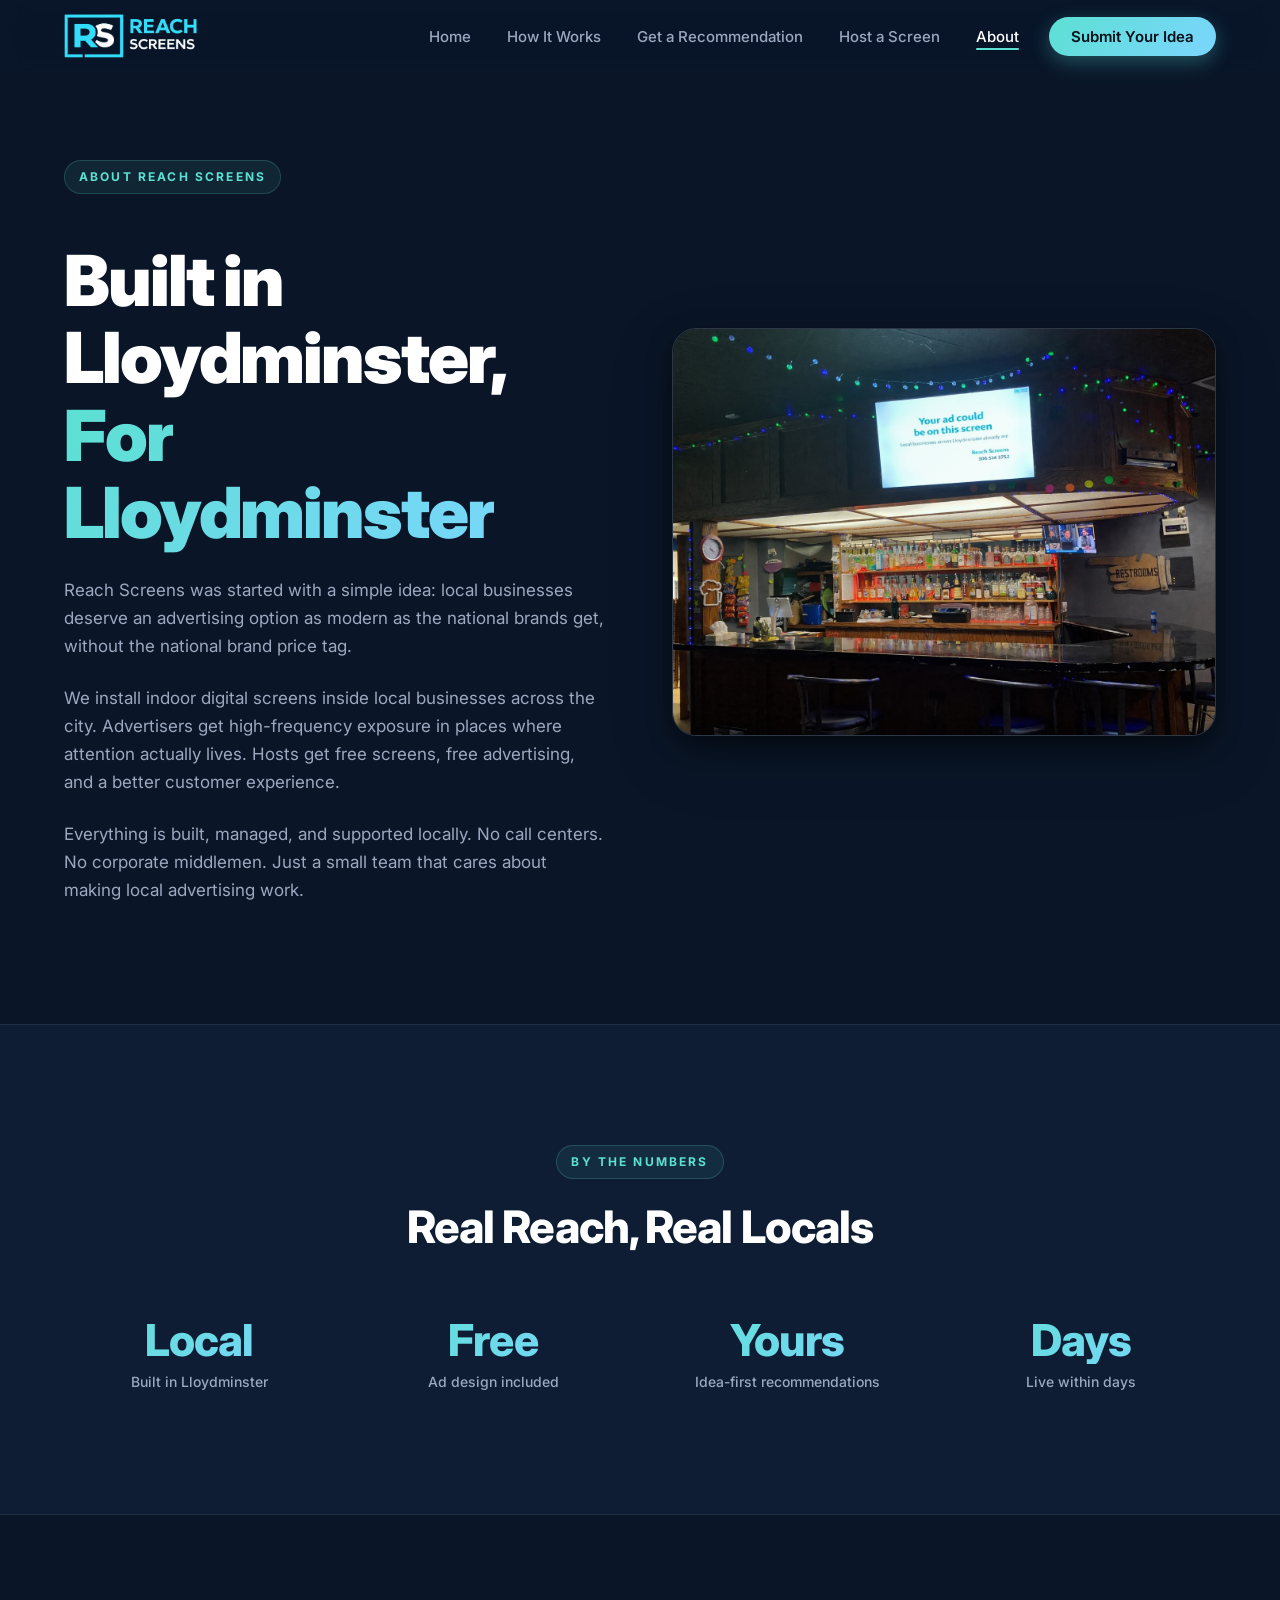
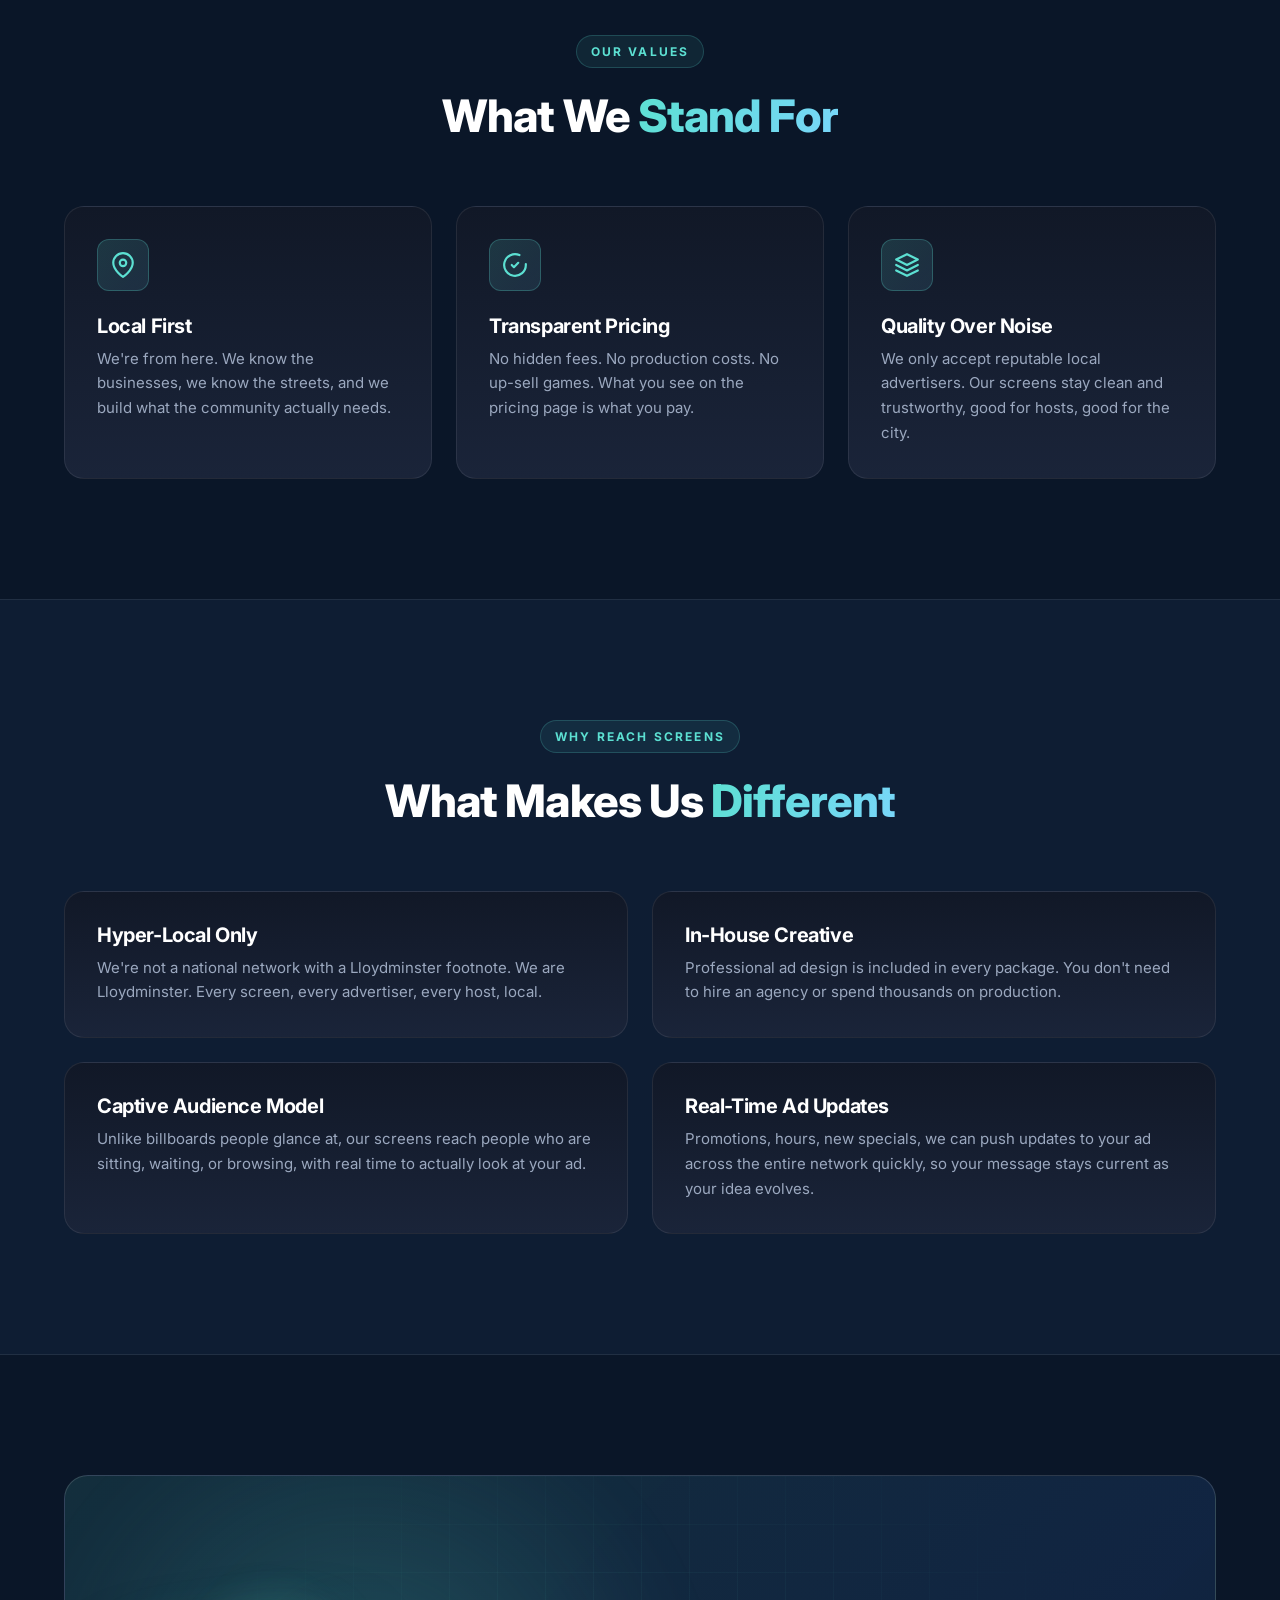
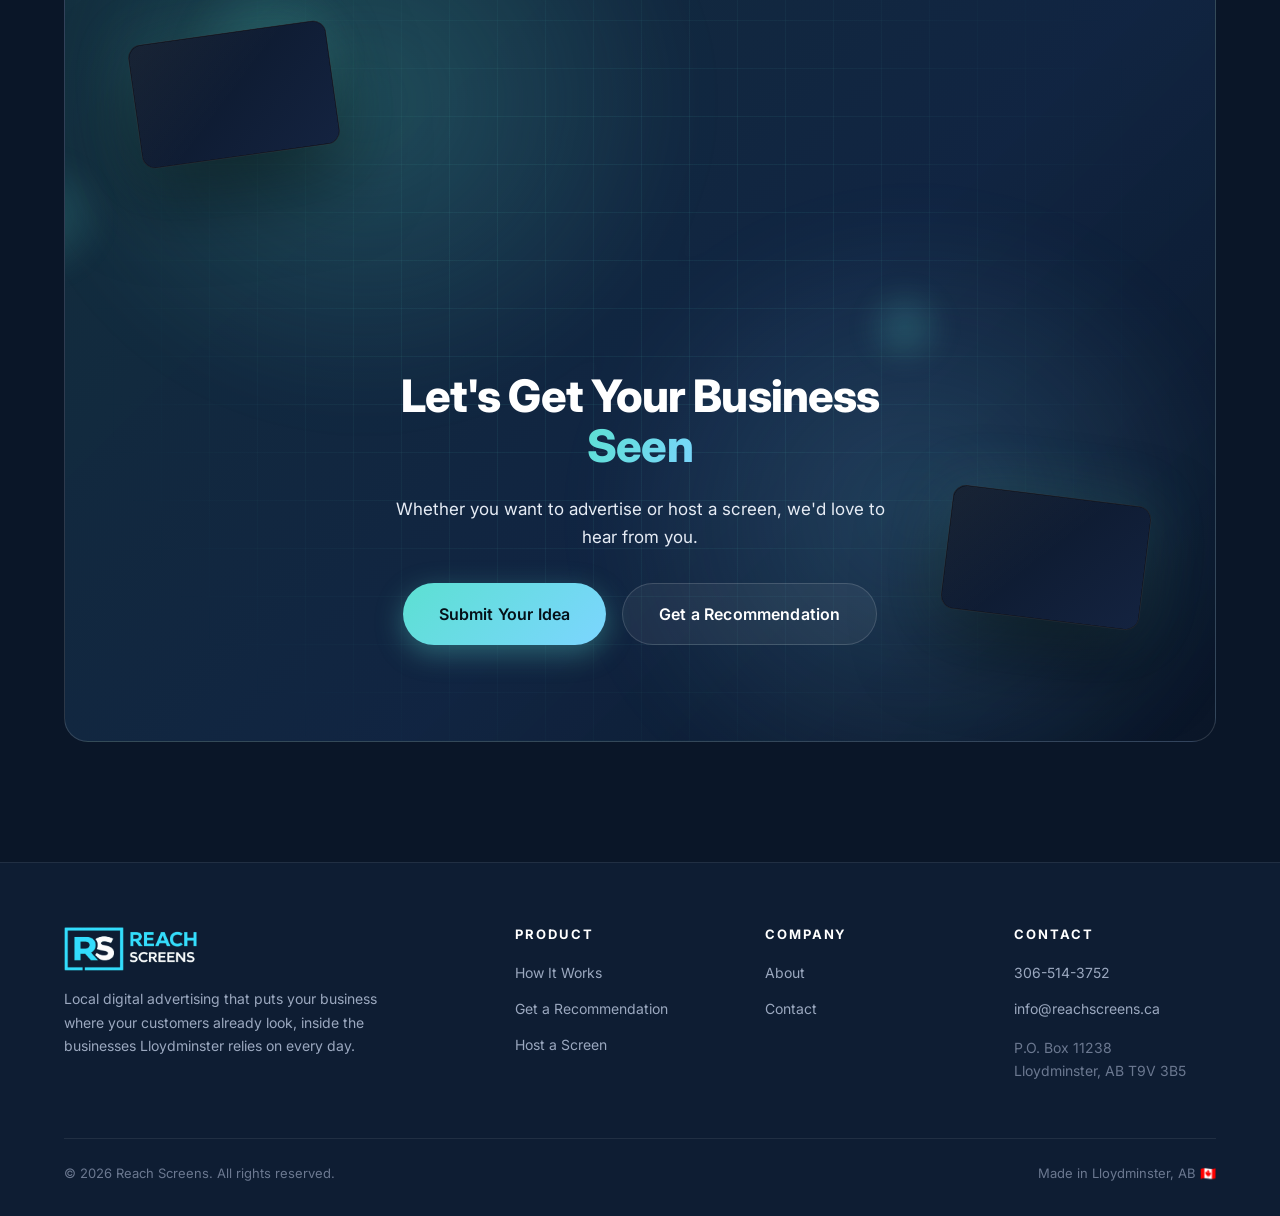
<file: about.html>
<!DOCTYPE html>
<html lang="en">
<head>
  <meta charset="UTF-8">
  <meta name="viewport" content="width=device-width, initial-scale=1.0">
  <title>About, Reach Screens</title>
  <meta name="description" content="Reach Screens is a local digital advertising network built in Lloydminster, for Lloydminster. Meet the team and our mission.">
  <link rel="stylesheet" href="styles.css?v=13">
  <link rel="icon" href="assets/favicon.ico">
  <script src="assets/analytics.js?v=2"></script>
</head>
<body>

<nav class="nav" aria-label="Main">
  <div class="nav-inner">
    <a href="index.html" class="nav-logo"><img src="assets/logo-white.png" alt="Reach Screens" class="nav-logo-img"></a>
    <ul class="nav-links">
      <li><a href="index.html">Home</a></li>
      <li><a href="how-it-works.html">How It Works</a></li>
      <li><a href="pricing.html">Get a Recommendation</a></li>
      <li><a href="host.html">Host a Screen</a></li>
      <li><a href="about.html">About</a></li>
      <li><a href="contact.html#idea" class="nav-cta">Submit Your Idea</a></li>
    </ul>
    <a href="contact.html#idea" class="nav-mobile-cta">Submit Your Idea</a>
    <button class="nav-toggle" aria-label="Toggle menu"><span></span><span></span><span></span></button>
  </div>
</nav>

<section style="padding-top: 160px;">
  <div class="container">
    <div class="feature-split">
      <div class="reveal-left">
        <span class="section-label">About Reach Screens</span>
        <h1 class="mt-3" style="margin-bottom: var(--space-3);">Built in Lloydminster, <span class="text-gradient">For Lloydminster</span></h1>
        <p>Reach Screens was started with a simple idea: local businesses deserve an advertising option as modern as the national brands get, without the national brand price tag.</p>
        <p class="mt-3">We install indoor digital screens inside local businesses across the city. Advertisers get high-frequency exposure in places where attention actually lives. Hosts get free screens, free advertising, and a better customer experience.</p>
        <p class="mt-3">Everything is built, managed, and supported locally. No call centers. No corporate middlemen. Just a small team that cares about making local advertising work.</p>
      </div>
      <div class="feature-visual reveal-right">
        <img src="assets/photo-1.webp" alt="Reach Screens display in Lloydminster">
      </div>
    </div>
  </div>
</section>

<!-- Stats -->
<section style="background: var(--color-dark-2); border-top: 1px solid var(--color-border); border-bottom: 1px solid var(--color-border);">
  <div class="container">
    <div class="section-head reveal">
      <span class="section-label">By the Numbers</span>
      <h2 class="section-title">Real Reach, Real Locals</h2>
    </div>
    <div class="stats-grid reveal">
      <div class="stat-item">
        <h3>Local</h3>
        <p>Built in Lloydminster</p>
      </div>
      <div class="stat-item">
        <h3>Free</h3>
        <p>Ad design included</p>
      </div>
      <div class="stat-item">
        <h3>Yours</h3>
        <p>Idea-first recommendations</p>
      </div>
      <div class="stat-item">
        <h3>Days</h3>
        <p>Live within days</p>
      </div>
    </div>
  </div>
</section>

<!-- Values -->
<section>
  <div class="container">
    <div class="section-head reveal">
      <span class="section-label">Our Values</span>
      <h2 class="section-title">What We <span class="text-gradient">Stand For</span></h2>
    </div>
    <div class="grid-3 stagger">
      <div class="card" data-tilt="5">
        <div class="card-icon icon-bounce">
          <svg width="26" height="26" viewBox="0 0 24 24" fill="none" stroke="currentColor" stroke-width="2" stroke-linecap="round" stroke-linejoin="round"><path d="M21 10c0 7-9 13-9 13s-9-6-9-13a9 9 0 0118 0z"/><circle cx="12" cy="10" r="3"/></svg>
        </div>
        <h4 class="card-title">Local First</h4>
        <p class="card-text">We're from here. We know the businesses, we know the streets, and we build what the community actually needs.</p>
      </div>
      <div class="card" data-tilt="5">
        <div class="card-icon icon-bounce">
          <svg width="26" height="26" viewBox="0 0 24 24" fill="none" stroke="currentColor" stroke-width="2" stroke-linecap="round" stroke-linejoin="round"><path d="M9 12l2 2 4-4"/><path d="M22 11.08V12a10 10 0 11-5.93-9.14"/></svg>
        </div>
        <h4 class="card-title">Transparent Pricing</h4>
        <p class="card-text">No hidden fees. No production costs. No up-sell games. What you see on the pricing page is what you pay.</p>
      </div>
      <div class="card" data-tilt="5">
        <div class="card-icon icon-bounce">
          <svg width="26" height="26" viewBox="0 0 24 24" fill="none" stroke="currentColor" stroke-width="2" stroke-linecap="round" stroke-linejoin="round"><path d="M12 2L2 7l10 5 10-5-10-5z"/><path d="M2 17l10 5 10-5"/><path d="M2 12l10 5 10-5"/></svg>
        </div>
        <h4 class="card-title">Quality Over Noise</h4>
        <p class="card-text">We only accept reputable local advertisers. Our screens stay clean and trustworthy, good for hosts, good for the city.</p>
      </div>
    </div>
  </div>
</section>

<!-- What makes us different -->
<section style="background: var(--color-dark-2); border-top: 1px solid var(--color-border); border-bottom: 1px solid var(--color-border);">
  <div class="container">
    <div class="section-head reveal">
      <span class="section-label">Why Reach Screens</span>
      <h2 class="section-title">What Makes Us <span class="text-gradient">Different</span></h2>
    </div>
    <div class="grid-2 stagger">
      <div class="card" data-tilt="4">
        <h4 class="card-title">Hyper-Local Only</h4>
        <p class="card-text">We're not a national network with a Lloydminster footnote. We are Lloydminster. Every screen, every advertiser, every host, local.</p>
      </div>
      <div class="card" data-tilt="4">
        <h4 class="card-title">In-House Creative</h4>
        <p class="card-text">Professional ad design is included in every package. You don't need to hire an agency or spend thousands on production.</p>
      </div>
      <div class="card" data-tilt="4">
        <h4 class="card-title">Captive Audience Model</h4>
        <p class="card-text">Unlike billboards people glance at, our screens reach people who are sitting, waiting, or browsing, with real time to actually look at your ad.</p>
      </div>
      <div class="card" data-tilt="4">
        <h4 class="card-title">Real-Time Ad Updates</h4>
        <p class="card-text">Promotions, hours, new specials, we can push updates to your ad across the entire network quickly, so your message stays current as your idea evolves.</p>
      </div>
    </div>
  </div>
</section>

<!-- CTA -->
<section>
  <div class="container">
    <div class="cta-banner cta-banner-rich reveal">
      <div class="cta-grid-pattern"></div>
      <div class="cta-float f1"></div>
      <div class="cta-float f2"></div>
      <div class="cta-float f3"></div>
      <div class="cta-screen cta-screen-1">
        <div class="cta-screen-frame">
          <div class="cta-screen-bezel"></div>
          <div class="cta-mock-ad mock-1"><span class="mock-eyebrow">Local</span><span class="mock-title">Built Here</span></div>
          <div class="cta-mock-ad mock-2"><span class="mock-eyebrow">Local</span><span class="mock-title">Network</span></div>
          <div class="cta-mock-ad mock-3"><span class="mock-eyebrow">Lloydminster</span><span class="mock-title">Only</span></div>
        </div>
      </div>
      <div class="cta-screen cta-screen-2">
        <div class="cta-screen-frame">
          <div class="cta-screen-bezel"></div>
          <div class="cta-mock-ad mock-1"><span class="mock-eyebrow">Free</span><span class="mock-title">Ad Design</span></div>
          <div class="cta-mock-ad mock-2"><span class="mock-eyebrow">Live</span><span class="mock-title">In Days</span></div>
          <div class="cta-mock-ad mock-3"><span class="mock-eyebrow">Reach</span><span class="mock-title">Real Locals</span></div>
        </div>
      </div>
      <div class="cta-banner-content">
        <h2>Let's Get Your Business <span class="text-gradient">Seen</span></h2>
        <p>Whether you want to advertise or host a screen, we'd love to hear from you.</p>
        <div class="hero-buttons" style="justify-content: center;">
          <a href="contact.html#idea" class="btn btn-primary btn-lg btn-pulse">Submit Your Idea</a>
          <a href="pricing.html" class="btn btn-secondary btn-lg">Get a Recommendation</a>
        </div>
      </div>
    </div>
  </div>
</section>

<!-- Footer -->
<footer class="footer">
  <div class="container">
    <div class="footer-grid">
      <div>
        <img src="assets/logo-white.png" alt="Reach Screens" class="footer-logo-img">
        <p class="footer-tagline">Local digital advertising that puts your business where your customers already look, inside the businesses Lloydminster relies on every day.</p>
      </div>
      <div>
        <h5>Product</h5>
        <ul>
          <li><a href="how-it-works.html">How It Works</a></li>
          <li><a href="pricing.html">Get a Recommendation</a></li>
          <li><a href="host.html">Host a Screen</a></li>
        </ul>
      </div>
      <div>
        <h5>Company</h5>
        <ul>
          <li><a href="about.html">About</a></li>
          <li><a href="contact.html">Contact</a></li>
        </ul>
      </div>
      <div>
        <h5>Contact</h5>
        <ul>
          <li><a href="tel:3065143752">306-514-3752</a></li>
          <li><a href="mailto:info@reachscreens.ca">info@reachscreens.ca</a></li>
          <li style="color: var(--color-text-dim); font-size:14px; padding-top: 6px;">P.O. Box 11238<br>Lloydminster, AB T9V 3B5</li>
        </ul>
      </div>
    </div>
    <div class="footer-bottom">
      <div>© 2026 Reach Screens. All rights reserved.</div>
      <div>Made in Lloydminster, AB 🇨🇦</div>
    </div>
  </div>
</footer>

<script src="main.js?v=13"></script>
</body>
</html>
</file>
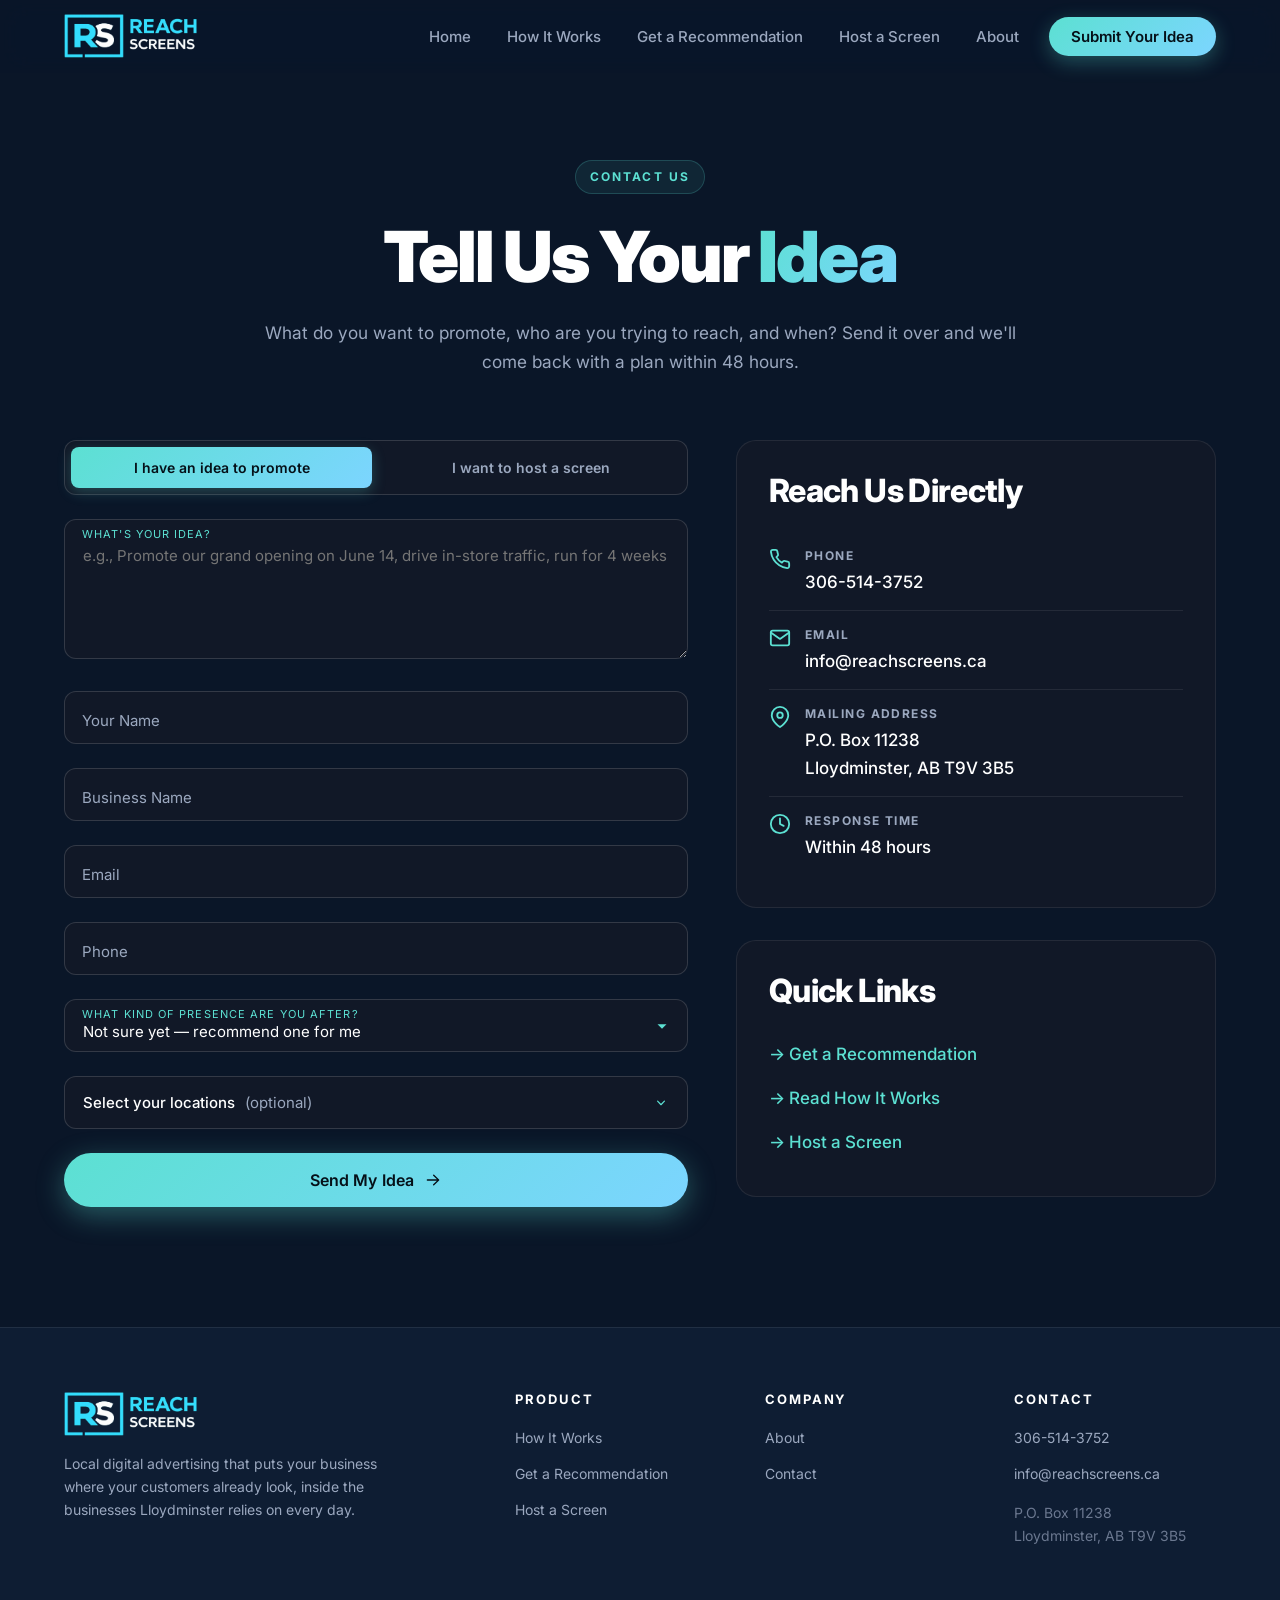
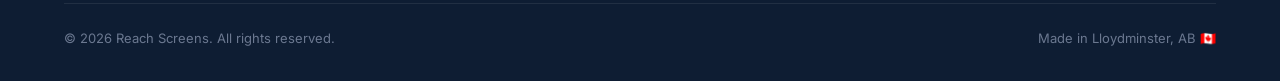
<file: contact.html>
<!DOCTYPE html>
<html lang="en">
<head>
  <meta charset="UTF-8">
  <meta name="viewport" content="width=device-width, initial-scale=1.0">
  <title>Contact, Reach Screens</title>
  <meta name="description" content="Get in touch with Reach Screens. Tell us about your business and we'll reach out within 48 hours.">
  <link rel="stylesheet" href="styles.css?v=13">
  <link rel="icon" href="assets/favicon.ico">
  <script src="assets/analytics.js?v=2"></script>
</head>
<body>

<nav class="nav" aria-label="Main">
  <div class="nav-inner">
    <a href="index.html" class="nav-logo"><img src="assets/logo-white.png" alt="Reach Screens" class="nav-logo-img"></a>
    <ul class="nav-links">
      <li><a href="index.html">Home</a></li>
      <li><a href="how-it-works.html">How It Works</a></li>
      <li><a href="pricing.html">Get a Recommendation</a></li>
      <li><a href="host.html">Host a Screen</a></li>
      <li><a href="about.html">About</a></li>
      <li><a href="contact.html#idea" class="nav-cta">Submit Your Idea</a></li>
    </ul>
    <a href="contact.html#idea" class="nav-mobile-cta">Submit Your Idea</a>
    <button class="nav-toggle" aria-label="Toggle menu"><span></span><span></span><span></span></button>
  </div>
</nav>

<section id="idea" style="padding-top: 160px;">
  <div class="container">
    <div class="section-head reveal">
      <span class="section-label">Contact Us</span>
      <h1 style="margin-bottom: var(--space-3);">Tell Us Your <span class="text-gradient">Idea</span></h1>
      <p class="section-sub">What do you want to promote, who are you trying to reach, and when? Send it over and we'll come back with a plan within 48 hours.</p>
    </div>

    <div class="contact-grid">
      <!-- Form -->
      <div class="reveal-left">
        <form data-contact-form data-endpoint="https://forms-api.reachscreens.ca/submit">
          <input type="text" name="_hp" tabindex="-1" autocomplete="off" aria-hidden="true" style="position:absolute;left:-9999px;width:1px;height:1px;opacity:0;">
          <div class="form-toggle" role="tablist" aria-label="Inquiry type">
            <button type="button" class="form-toggle-btn active" data-inquiry="advertise" role="tab" aria-selected="true">I have an idea to promote</button>
            <button type="button" class="form-toggle-btn" data-inquiry="host" role="tab" aria-selected="false">I want to host a screen</button>
          </div>
          <input type="hidden" id="inquiryType" value="advertise">

          <div class="form-group">
            <textarea id="message" class="form-textarea" placeholder="e.g., Promote our grand opening on June 14, drive in-store traffic, run for 4 weeks" required></textarea>
            <label for="message" class="form-label form-label-static" data-message-label>What's your idea?</label>
          </div>

          <div class="form-group">
            <input type="text" id="name" class="form-input" placeholder=" " required>
            <label for="name" class="form-label">Your Name</label>
          </div>
          <div class="form-group">
            <input type="text" id="business" class="form-input" placeholder=" " required>
            <label for="business" class="form-label">Business Name</label>
          </div>
          <div class="form-group">
            <input type="email" id="email" class="form-input" placeholder=" " required>
            <label for="email" class="form-label">Email</label>
          </div>
          <div class="form-group">
            <input type="tel" id="phone" class="form-input" placeholder=" " required>
            <label for="phone" class="form-label">Phone</label>
          </div>

          <div class="form-group" data-host-only style="display:none;">
            <input type="text" id="venue" class="form-input" placeholder=" ">
            <label for="venue" class="form-label">Type of business / venue</label>
          </div>
          <div class="form-group" data-host-only style="display:none;">
            <input type="text" id="address" class="form-input" placeholder=" ">
            <label for="address" class="form-label">Business address</label>
          </div>

          <div class="form-group" data-advertise-only>
            <select id="package" class="form-input form-select">
              <option value="">Not sure yet — recommend one for me</option>
              <option value="event">Promote a one-time event or launch</option>
              <option value="awareness">Build steady local awareness</option>
              <option value="everywhere">Be everywhere your customers go</option>
              <option value="exploring">Just exploring</option>
            </select>
            <label for="package" class="form-label form-label-static">What kind of presence are you after?</label>
          </div>

          <div class="form-group" data-advertise-only>
            <button type="button" class="form-locations-toggle" aria-expanded="false">
              <span>Select your locations <span class="form-locations-counter">(optional)</span></span>
              <svg class="form-locations-chev" width="16" height="16" viewBox="0 0 20 20" fill="currentColor"><path fill-rule="evenodd" d="M5.23 7.21a.75.75 0 011.06.02L10 11.06l3.71-3.83a.75.75 0 111.08 1.04l-4.25 4.4a.75.75 0 01-1.08 0L5.21 8.27a.75.75 0 01.02-1.06z"/></svg>
            </button>
            <div class="form-locations-panel" hidden>
              <input type="search" class="form-locations-search" placeholder="Search locations…" aria-label="Search locations">
              <div class="form-locations-list" role="group" aria-label="Locations"></div>
            </div>
            <input type="hidden" id="locations" value="">
          </div>

          <button type="submit" class="btn btn-primary btn-lg btn-pulse" style="width:100%; justify-content:center;">
            Send My Idea
            <svg class="btn-icon" viewBox="0 0 20 20" fill="currentColor"><path fill-rule="evenodd" d="M3 10a.75.75 0 01.75-.75h10.638L10.23 5.29a.75.75 0 111.04-1.08l5.5 5.25a.75.75 0 010 1.08l-5.5 5.25a.75.75 0 11-1.04-1.08l4.158-3.96H3.75A.75.75 0 013 10z"/></svg>
          </button>
          <div data-form-error class="form-error" style="display:none;"></div>
        </form>

        <div class="form-success">
          <svg viewBox="0 0 52 52" fill="none" stroke="currentColor" stroke-width="3" stroke-linecap="round" stroke-linejoin="round">
            <circle cx="26" cy="26" r="24"/>
            <polyline class="check-path" points="14 27 23 36 38 18"/>
          </svg>
          <h3 class="mt-3">Got your idea!</h3>
          <p class="mt-3">One of us will reach out within 48 hours with a plan. In the meantime, you can <a href="how-it-works.html" style="color: var(--color-primary);">read how it works</a> if you want.</p>
        </div>
      </div>

      <!-- Info -->
      <div class="reveal-right">
        <div class="contact-info">
          <h3>Reach Us Directly</h3>

          <div class="contact-info-item">
            <svg width="22" height="22" viewBox="0 0 24 24" fill="none" stroke="currentColor" stroke-width="2" stroke-linecap="round" stroke-linejoin="round"><path d="M22 16.92v3a2 2 0 01-2.18 2 19.79 19.79 0 01-8.63-3.07 19.5 19.5 0 01-6-6 19.79 19.79 0 01-3.07-8.67A2 2 0 014.11 2h3a2 2 0 012 1.72 12.84 12.84 0 00.7 2.81 2 2 0 01-.45 2.11L8.09 9.91a16 16 0 006 6l1.27-1.27a2 2 0 012.11-.45 12.84 12.84 0 002.81.7A2 2 0 0122 16.92z"/></svg>
            <div>
              <div class="label">Phone</div>
              <div class="value"><a href="tel:3065143752" style="color: inherit;">306-514-3752</a></div>
            </div>
          </div>

          <div class="contact-info-item">
            <svg width="22" height="22" viewBox="0 0 24 24" fill="none" stroke="currentColor" stroke-width="2" stroke-linecap="round" stroke-linejoin="round"><path d="M4 4h16c1.1 0 2 .9 2 2v12c0 1.1-.9 2-2 2H4c-1.1 0-2-.9-2-2V6c0-1.1.9-2 2-2z"/><polyline points="22,6 12,13 2,6"/></svg>
            <div>
              <div class="label">Email</div>
              <div class="value"><a href="mailto:info@reachscreens.ca" style="color: inherit;">info@reachscreens.ca</a></div>
            </div>
          </div>

          <div class="contact-info-item">
            <svg width="22" height="22" viewBox="0 0 24 24" fill="none" stroke="currentColor" stroke-width="2" stroke-linecap="round" stroke-linejoin="round"><path d="M21 10c0 7-9 13-9 13s-9-6-9-13a9 9 0 0118 0z"/><circle cx="12" cy="10" r="3"/></svg>
            <div>
              <div class="label">Mailing Address</div>
              <div class="value">P.O. Box 11238<br>Lloydminster, AB T9V 3B5</div>
            </div>
          </div>

          <div class="contact-info-item">
            <svg width="22" height="22" viewBox="0 0 24 24" fill="none" stroke="currentColor" stroke-width="2" stroke-linecap="round" stroke-linejoin="round"><circle cx="12" cy="12" r="10"/><polyline points="12 6 12 12 16 14"/></svg>
            <div>
              <div class="label">Response Time</div>
              <div class="value">Within 48 hours</div>
            </div>
          </div>
        </div>

        <div class="contact-info mt-4">
          <h3>Quick Links</h3>
          <ul style="list-style: none;">
            <li style="padding: 8px 0;"><a href="pricing.html" style="color: var(--color-primary); font-weight: 500;">→ Get a Recommendation</a></li>
            <li style="padding: 8px 0;"><a href="how-it-works.html" style="color: var(--color-primary); font-weight: 500;">→ Read How It Works</a></li>
            <li style="padding: 8px 0;"><a href="host.html" style="color: var(--color-primary); font-weight: 500;">→ Host a Screen</a></li>
          </ul>
        </div>
      </div>
    </div>
  </div>
</section>

<!-- Footer -->
<footer class="footer">
  <div class="container">
    <div class="footer-grid">
      <div>
        <img src="assets/logo-white.png" alt="Reach Screens" class="footer-logo-img">
        <p class="footer-tagline">Local digital advertising that puts your business where your customers already look, inside the businesses Lloydminster relies on every day.</p>
      </div>
      <div>
        <h5>Product</h5>
        <ul>
          <li><a href="how-it-works.html">How It Works</a></li>
          <li><a href="pricing.html">Get a Recommendation</a></li>
          <li><a href="host.html">Host a Screen</a></li>
        </ul>
      </div>
      <div>
        <h5>Company</h5>
        <ul>
          <li><a href="about.html">About</a></li>
          <li><a href="contact.html">Contact</a></li>
        </ul>
      </div>
      <div>
        <h5>Contact</h5>
        <ul>
          <li><a href="tel:3065143752">306-514-3752</a></li>
          <li><a href="mailto:info@reachscreens.ca">info@reachscreens.ca</a></li>
          <li style="color: var(--color-text-dim); font-size:14px; padding-top: 6px;">P.O. Box 11238<br>Lloydminster, AB T9V 3B5</li>
        </ul>
      </div>
    </div>
    <div class="footer-bottom">
      <div>© 2026 Reach Screens. All rights reserved.</div>
      <div>Made in Lloydminster, AB 🇨🇦</div>
    </div>
  </div>
</footer>

<script src="assets/screen-locations.js?v=3"></script>
<script src="main.js?v=13"></script>
</body>
</html>
</file>
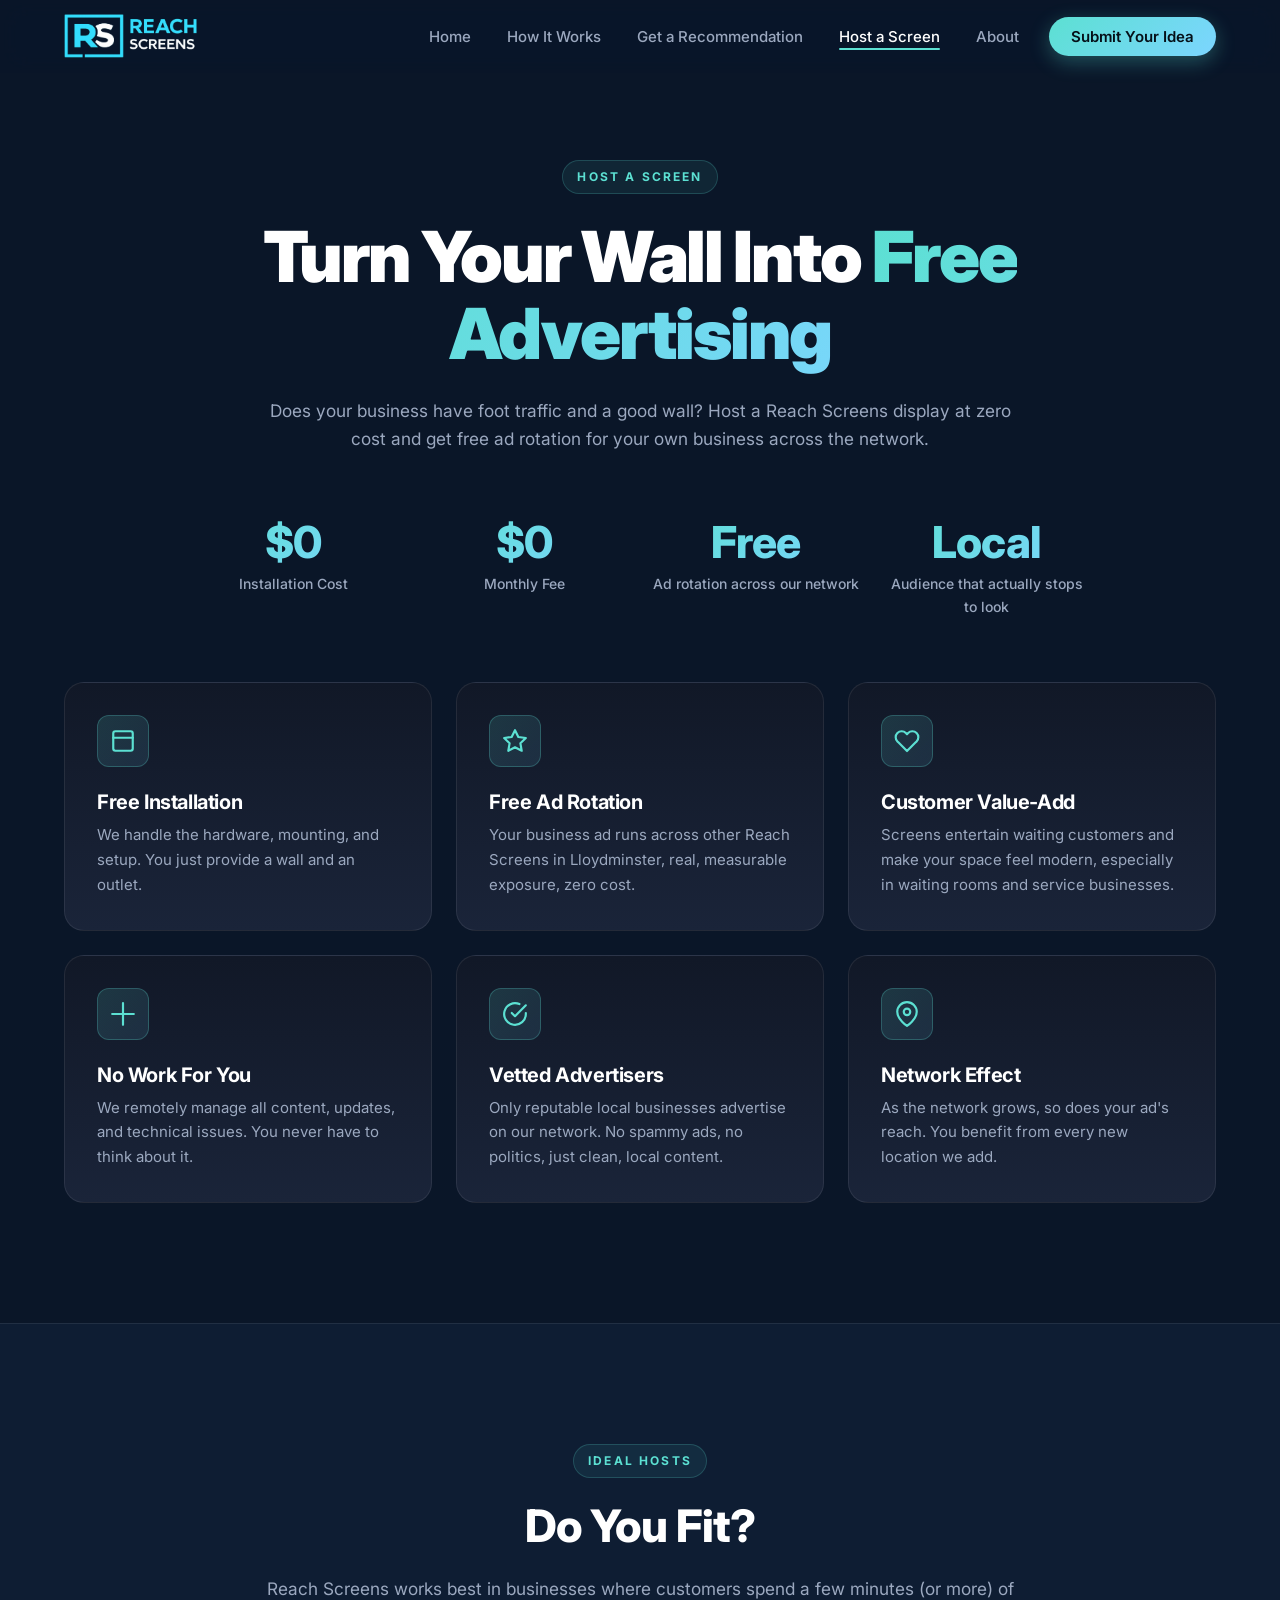
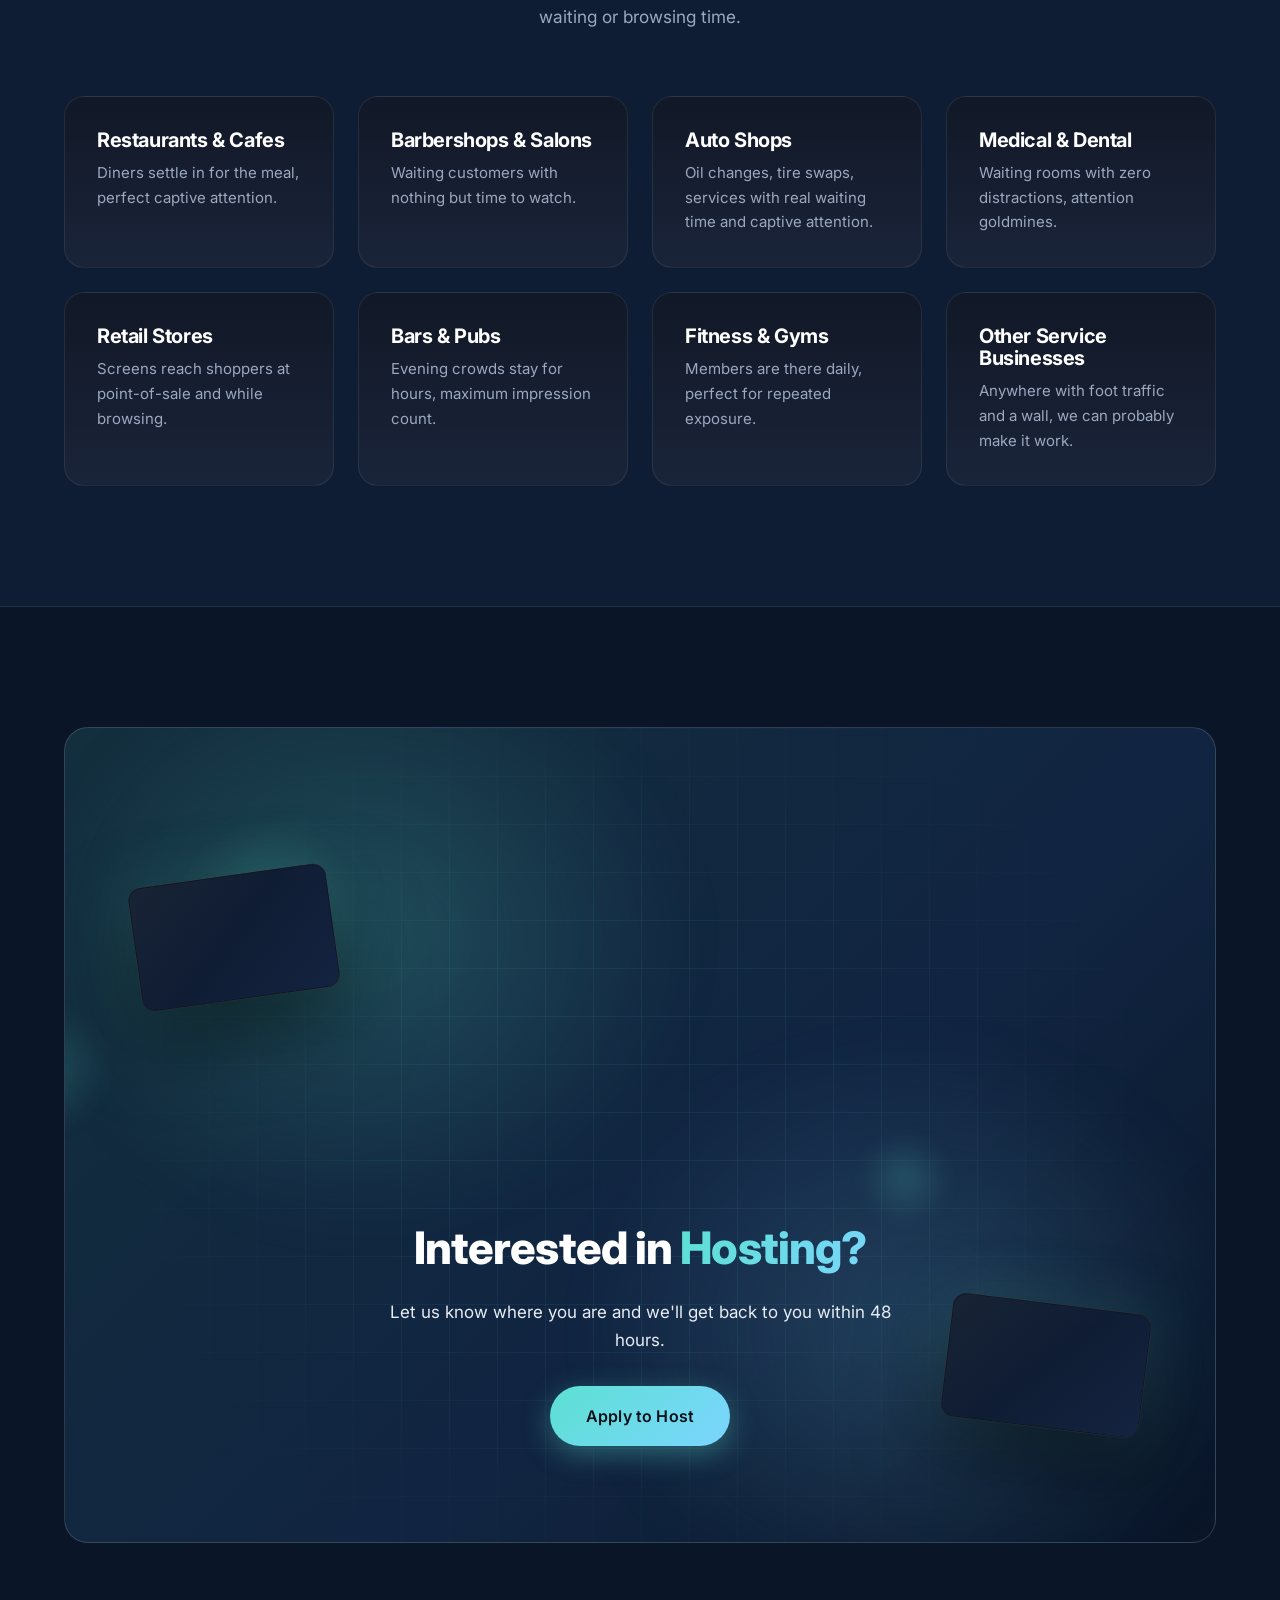
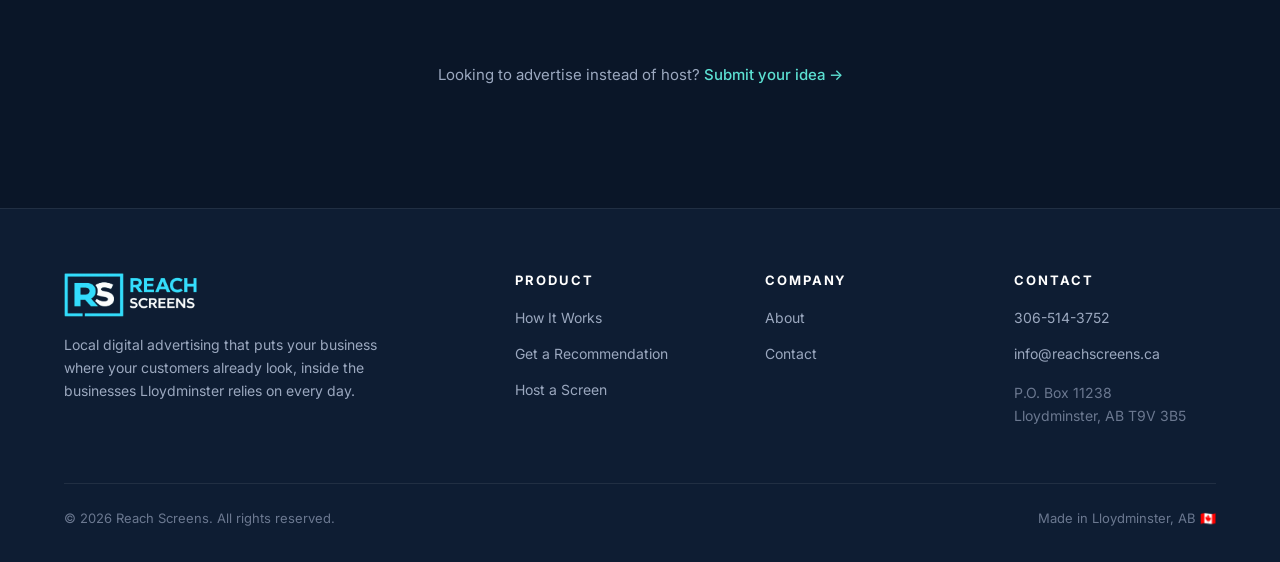
<file: host.html>
<!DOCTYPE html>
<html lang="en">
<head>
  <meta charset="UTF-8">
  <meta name="viewport" content="width=device-width, initial-scale=1.0">
  <title>Host a Screen, Reach Screens</title>
  <meta name="description" content="Host a Reach Screens display in your business. Free installation, free advertising for your business, and added value for your customers.">
  <link rel="stylesheet" href="styles.css?v=13">
  <link rel="icon" href="assets/favicon.ico">
  <script src="assets/analytics.js?v=2"></script>
</head>
<body>

<nav class="nav" aria-label="Main">
  <div class="nav-inner">
    <a href="index.html" class="nav-logo"><img src="assets/logo-white.png" alt="Reach Screens" class="nav-logo-img"></a>
    <ul class="nav-links">
      <li><a href="index.html">Home</a></li>
      <li><a href="how-it-works.html">How It Works</a></li>
      <li><a href="pricing.html">Get a Recommendation</a></li>
      <li><a href="host.html">Host a Screen</a></li>
      <li><a href="about.html">About</a></li>
      <li><a href="contact.html#idea" class="nav-cta">Submit Your Idea</a></li>
    </ul>
    <a href="contact.html#idea" class="nav-mobile-cta">Submit Your Idea</a>
    <button class="nav-toggle" aria-label="Toggle menu"><span></span><span></span><span></span></button>
  </div>
</nav>

<section style="padding-top: 160px;">
  <div class="container">
    <div class="section-head reveal">
      <span class="section-label">Host a Screen</span>
      <h1 style="margin-bottom: var(--space-3);">Turn Your Wall Into <span class="text-gradient">Free Advertising</span></h1>
      <p class="section-sub">Does your business have foot traffic and a good wall? Host a Reach Screens display at zero cost and get free ad rotation for your own business across the network.</p>
    </div>

    <!-- Stats callout -->
    <div class="stats-grid reveal" style="max-width: 900px; margin: 0 auto var(--space-6);">
      <div class="stat-item">
        <h3>$0</h3>
        <p>Installation Cost</p>
      </div>
      <div class="stat-item">
        <h3>$0</h3>
        <p>Monthly Fee</p>
      </div>
      <div class="stat-item">
        <h3>Free</h3>
        <p>Ad rotation across our network</p>
      </div>
      <div class="stat-item">
        <h3>Local</h3>
        <p>Audience that actually stops to look</p>
      </div>
    </div>

    <div class="grid-3 stagger">
      <div class="card" data-tilt="5">
        <div class="card-icon icon-bounce">
          <svg width="26" height="26" viewBox="0 0 24 24" fill="none" stroke="currentColor" stroke-width="2" stroke-linecap="round" stroke-linejoin="round"><rect x="3" y="3" width="18" height="18" rx="2"/><path d="M3 9h18"/></svg>
        </div>
        <h4 class="card-title">Free Installation</h4>
        <p class="card-text">We handle the hardware, mounting, and setup. You just provide a wall and an outlet.</p>
      </div>
      <div class="card" data-tilt="5">
        <div class="card-icon icon-bounce">
          <svg width="26" height="26" viewBox="0 0 24 24" fill="none" stroke="currentColor" stroke-width="2" stroke-linecap="round" stroke-linejoin="round"><path d="M12 2l3.09 6.26L22 9.27l-5 4.87 1.18 6.88L12 17.77l-6.18 3.25L7 14.14 2 9.27l6.91-1.01L12 2z"/></svg>
        </div>
        <h4 class="card-title">Free Ad Rotation</h4>
        <p class="card-text">Your business ad runs across other Reach Screens in Lloydminster, real, measurable exposure, zero cost.</p>
      </div>
      <div class="card" data-tilt="5">
        <div class="card-icon icon-bounce">
          <svg width="26" height="26" viewBox="0 0 24 24" fill="none" stroke="currentColor" stroke-width="2" stroke-linecap="round" stroke-linejoin="round"><path d="M20.84 4.61a5.5 5.5 0 00-7.78 0L12 5.67l-1.06-1.06a5.5 5.5 0 00-7.78 7.78l1.06 1.06L12 21.23l7.78-7.78 1.06-1.06a5.5 5.5 0 000-7.78z"/></svg>
        </div>
        <h4 class="card-title">Customer Value-Add</h4>
        <p class="card-text">Screens entertain waiting customers and make your space feel modern, especially in waiting rooms and service businesses.</p>
      </div>
      <div class="card" data-tilt="5">
        <div class="card-icon icon-bounce">
          <svg width="26" height="26" viewBox="0 0 24 24" fill="none" stroke="currentColor" stroke-width="2" stroke-linecap="round" stroke-linejoin="round"><path d="M12 2v20M2 12h20"/></svg>
        </div>
        <h4 class="card-title">No Work For You</h4>
        <p class="card-text">We remotely manage all content, updates, and technical issues. You never have to think about it.</p>
      </div>
      <div class="card" data-tilt="5">
        <div class="card-icon icon-bounce">
          <svg width="26" height="26" viewBox="0 0 24 24" fill="none" stroke="currentColor" stroke-width="2" stroke-linecap="round" stroke-linejoin="round"><path d="M22 11.08V12a10 10 0 11-5.93-9.14"/><polyline points="22 4 12 14.01 9 11.01"/></svg>
        </div>
        <h4 class="card-title">Vetted Advertisers</h4>
        <p class="card-text">Only reputable local businesses advertise on our network. No spammy ads, no politics, just clean, local content.</p>
      </div>
      <div class="card" data-tilt="5">
        <div class="card-icon icon-bounce">
          <svg width="26" height="26" viewBox="0 0 24 24" fill="none" stroke="currentColor" stroke-width="2" stroke-linecap="round" stroke-linejoin="round"><path d="M21 10c0 7-9 13-9 13s-9-6-9-13a9 9 0 0118 0z"/><circle cx="12" cy="10" r="3"/></svg>
        </div>
        <h4 class="card-title">Network Effect</h4>
        <p class="card-text">As the network grows, so does your ad's reach. You benefit from every new location we add.</p>
      </div>
    </div>
  </div>
</section>

<!-- Ideal location types -->
<section style="background: var(--color-dark-2); border-top: 1px solid var(--color-border); border-bottom: 1px solid var(--color-border);">
  <div class="container">
    <div class="section-head reveal">
      <span class="section-label">Ideal Hosts</span>
      <h2 class="section-title">Do You Fit?</h2>
      <p class="section-sub">Reach Screens works best in businesses where customers spend a few minutes (or more) of waiting or browsing time.</p>
    </div>
    <div class="grid-4 stagger">
      <div class="card" data-tilt="4"><h4 class="card-title">Restaurants &amp; Cafes</h4><p class="card-text">Diners settle in for the meal, perfect captive attention.</p></div>
      <div class="card" data-tilt="4"><h4 class="card-title">Barbershops &amp; Salons</h4><p class="card-text">Waiting customers with nothing but time to watch.</p></div>
      <div class="card" data-tilt="4"><h4 class="card-title">Auto Shops</h4><p class="card-text">Oil changes, tire swaps, services with real waiting time and captive attention.</p></div>
      <div class="card" data-tilt="4"><h4 class="card-title">Medical &amp; Dental</h4><p class="card-text">Waiting rooms with zero distractions, attention goldmines.</p></div>
      <div class="card" data-tilt="4"><h4 class="card-title">Retail Stores</h4><p class="card-text">Screens reach shoppers at point-of-sale and while browsing.</p></div>
      <div class="card" data-tilt="4"><h4 class="card-title">Bars &amp; Pubs</h4><p class="card-text">Evening crowds stay for hours, maximum impression count.</p></div>
      <div class="card" data-tilt="4"><h4 class="card-title">Fitness &amp; Gyms</h4><p class="card-text">Members are there daily, perfect for repeated exposure.</p></div>
      <div class="card" data-tilt="4"><h4 class="card-title">Other Service Businesses</h4><p class="card-text">Anywhere with foot traffic and a wall, we can probably make it work.</p></div>
    </div>
  </div>
</section>

<!-- CTA -->
<section>
  <div class="container">
    <div class="cta-banner cta-banner-rich reveal">
      <div class="cta-grid-pattern"></div>
      <div class="cta-float f1"></div>
      <div class="cta-float f2"></div>
      <div class="cta-float f3"></div>
      <div class="cta-screen cta-screen-1">
        <div class="cta-screen-frame">
          <div class="cta-screen-bezel"></div>
          <div class="cta-mock-ad mock-1"><span class="mock-eyebrow">Free</span><span class="mock-title">Installation</span></div>
          <div class="cta-mock-ad mock-2"><span class="mock-eyebrow">$0</span><span class="mock-title">Monthly Fee</span></div>
          <div class="cta-mock-ad mock-3"><span class="mock-eyebrow">Free</span><span class="mock-title">Ad Rotation</span></div>
        </div>
      </div>
      <div class="cta-screen cta-screen-2">
        <div class="cta-screen-frame">
          <div class="cta-screen-bezel"></div>
          <div class="cta-mock-ad mock-1"><span class="mock-eyebrow">Your Wall</span><span class="mock-title">Free Ads</span></div>
          <div class="cta-mock-ad mock-2"><span class="mock-eyebrow">No Work</span><span class="mock-title">For You</span></div>
          <div class="cta-mock-ad mock-3"><span class="mock-eyebrow">Vetted</span><span class="mock-title">Local Brands</span></div>
        </div>
      </div>
      <div class="cta-banner-content">
        <h2>Interested in <span class="text-gradient">Hosting?</span></h2>
        <p>Let us know where you are and we'll get back to you within 48 hours.</p>
        <div class="hero-buttons" style="justify-content: center;">
          <a href="contact.html?type=host" class="btn btn-primary btn-lg btn-pulse">Apply to Host</a>
        </div>
      </div>
    </div>
  </div>
</section>

<section style="padding-top: 0;">
  <div class="container">
    <p class="text-center" style="color: var(--color-text-muted); font-size: 15px;">
      Looking to advertise instead of host? <a href="contact.html#idea" style="color: var(--color-primary); font-weight: 500;">Submit your idea →</a>
    </p>
  </div>
</section>

<!-- Footer -->
<footer class="footer">
  <div class="container">
    <div class="footer-grid">
      <div>
        <img src="assets/logo-white.png" alt="Reach Screens" class="footer-logo-img">
        <p class="footer-tagline">Local digital advertising that puts your business where your customers already look, inside the businesses Lloydminster relies on every day.</p>
      </div>
      <div>
        <h5>Product</h5>
        <ul>
          <li><a href="how-it-works.html">How It Works</a></li>
          <li><a href="pricing.html">Get a Recommendation</a></li>
          <li><a href="host.html">Host a Screen</a></li>
        </ul>
      </div>
      <div>
        <h5>Company</h5>
        <ul>
          <li><a href="about.html">About</a></li>
          <li><a href="contact.html">Contact</a></li>
        </ul>
      </div>
      <div>
        <h5>Contact</h5>
        <ul>
          <li><a href="tel:3065143752">306-514-3752</a></li>
          <li><a href="mailto:info@reachscreens.ca">info@reachscreens.ca</a></li>
          <li style="color: var(--color-text-dim); font-size:14px; padding-top: 6px;">P.O. Box 11238<br>Lloydminster, AB T9V 3B5</li>
        </ul>
      </div>
    </div>
    <div class="footer-bottom">
      <div>© 2026 Reach Screens. All rights reserved.</div>
      <div>Made in Lloydminster, AB 🇨🇦</div>
    </div>
  </div>
</footer>

<script src="main.js?v=13"></script>
</body>
</html>
</file>
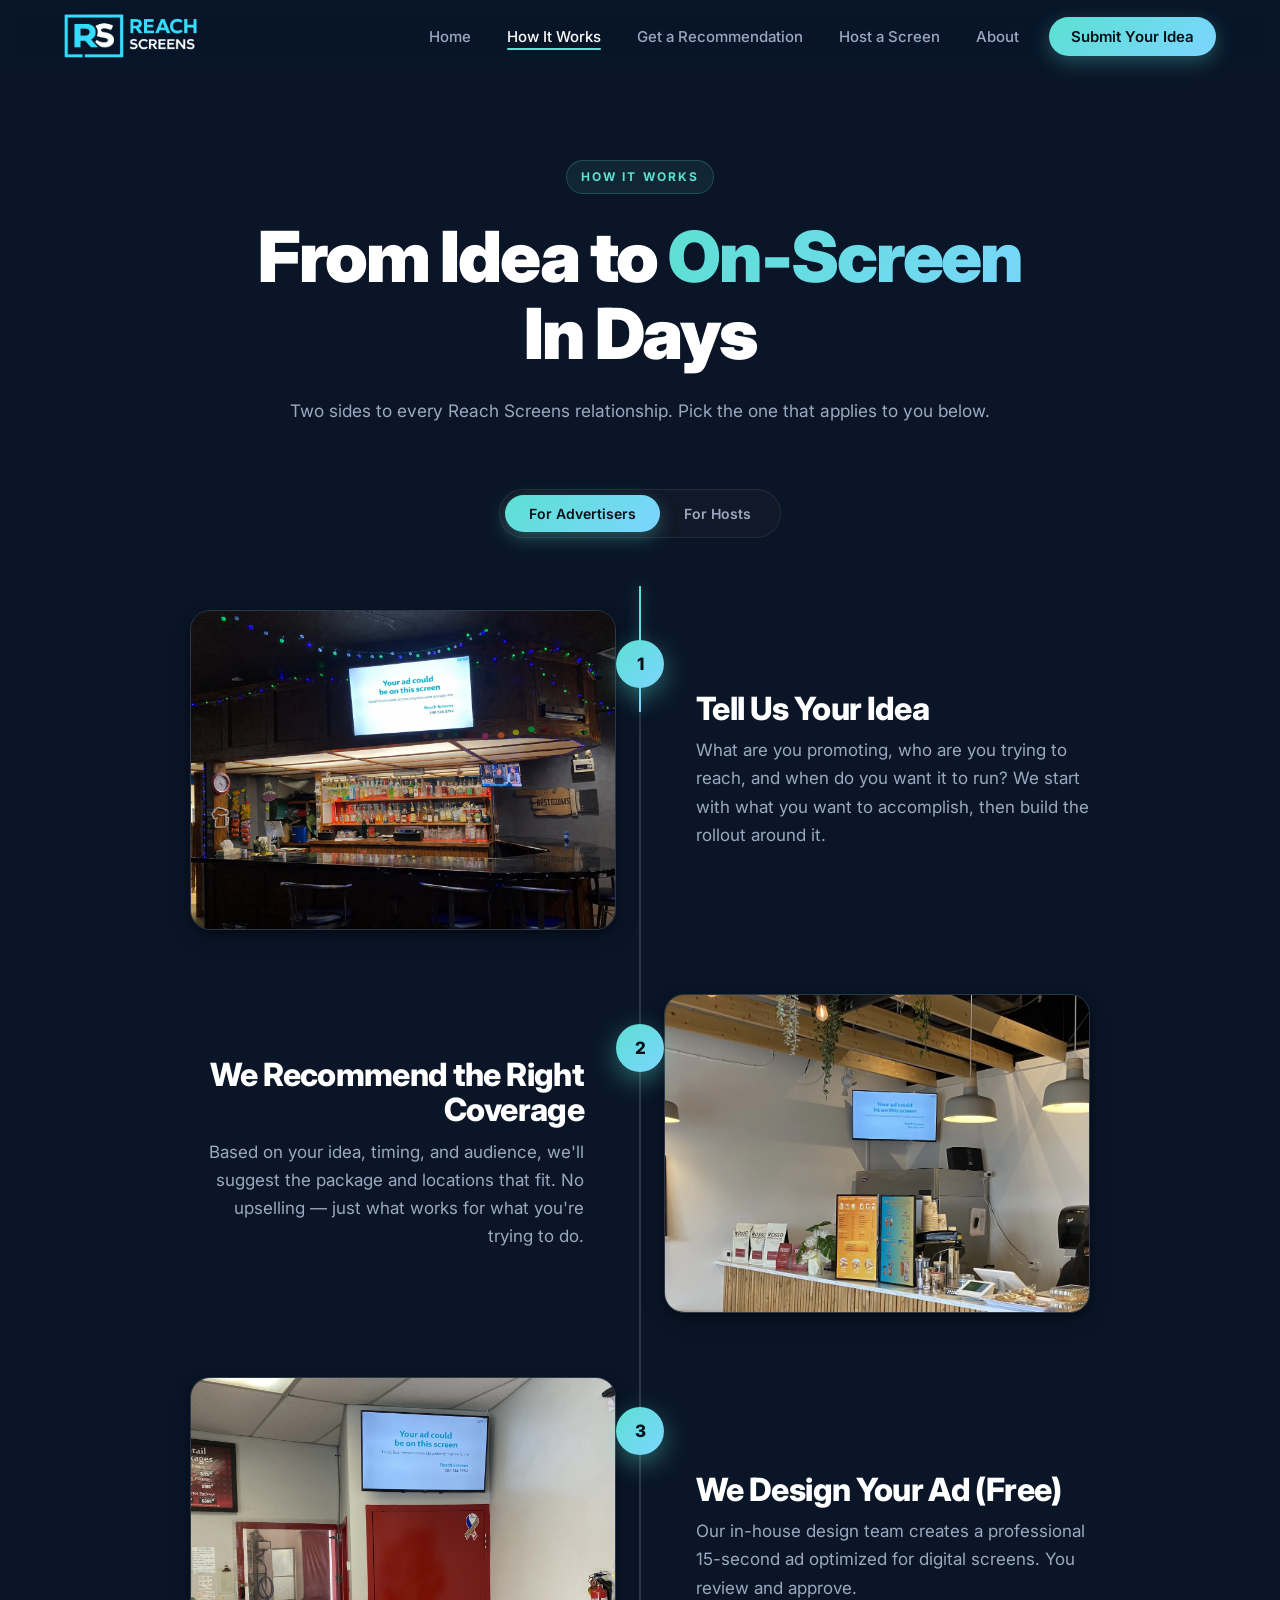
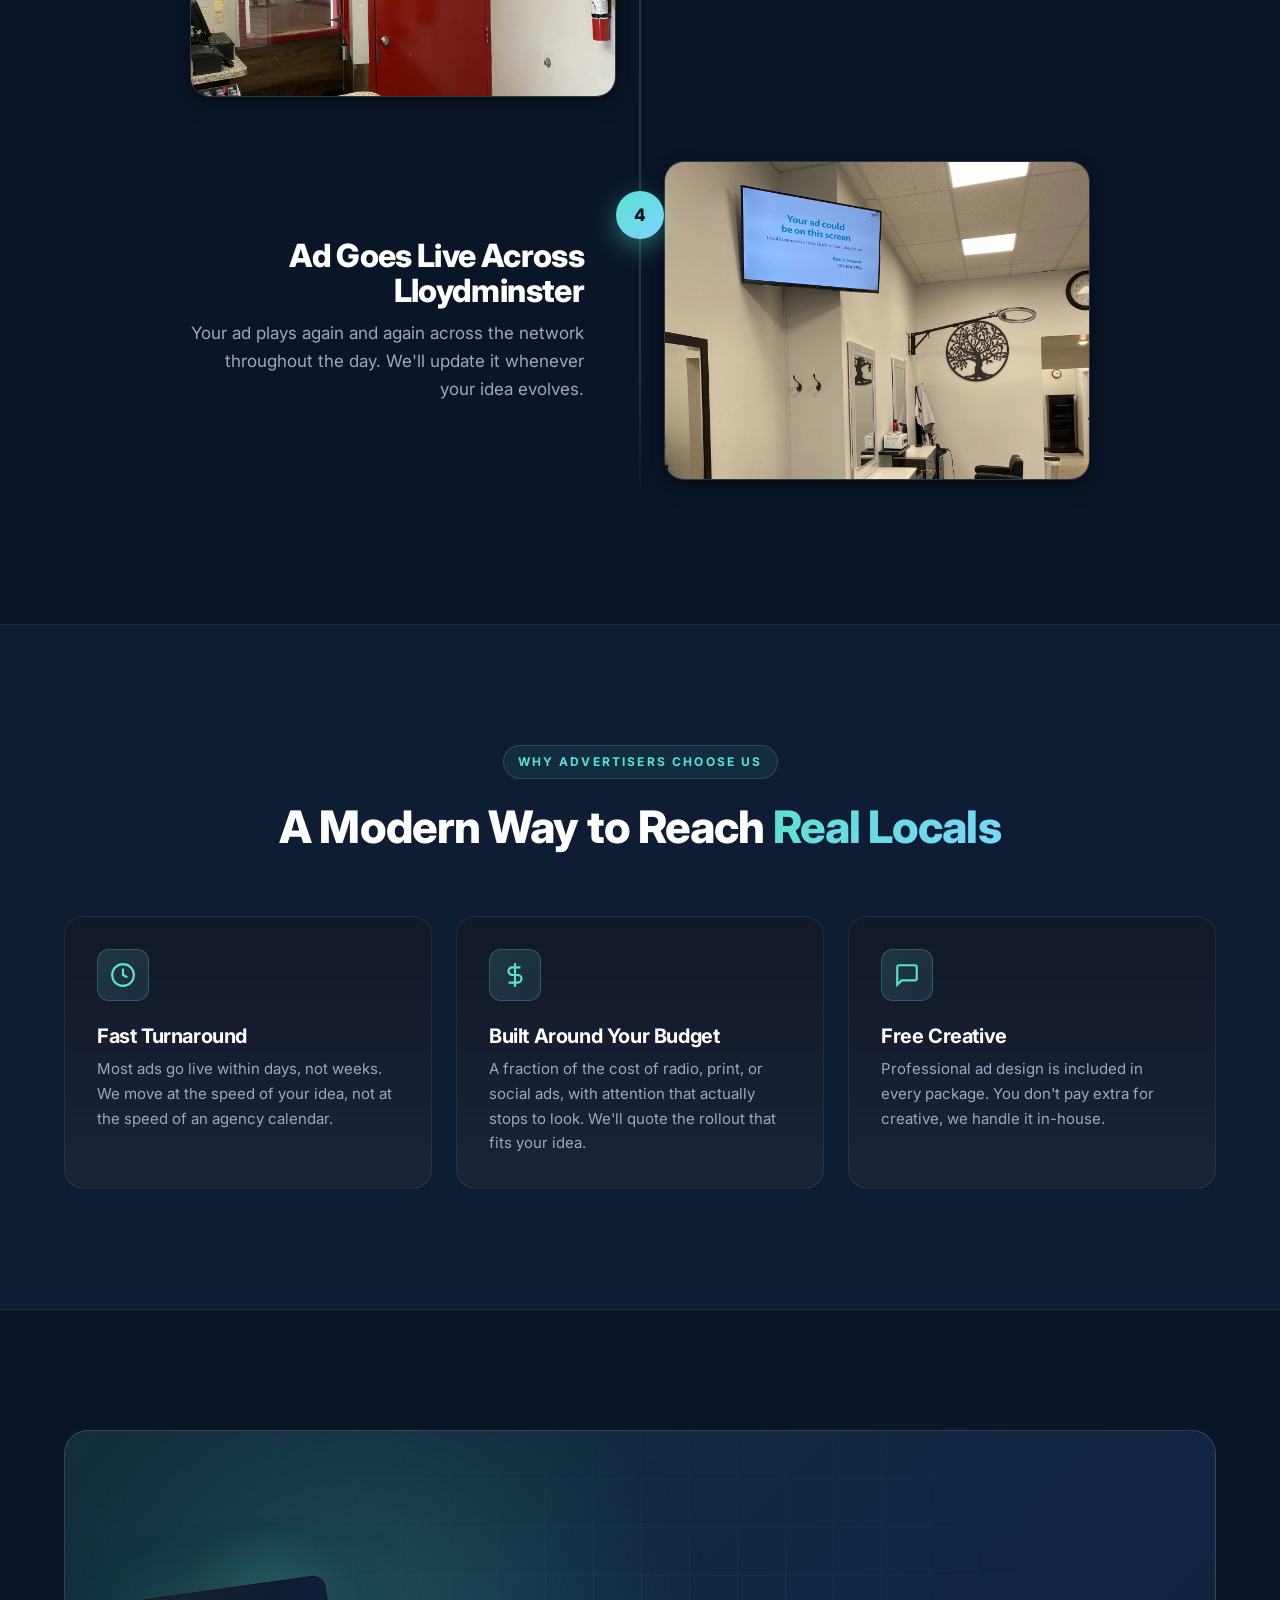
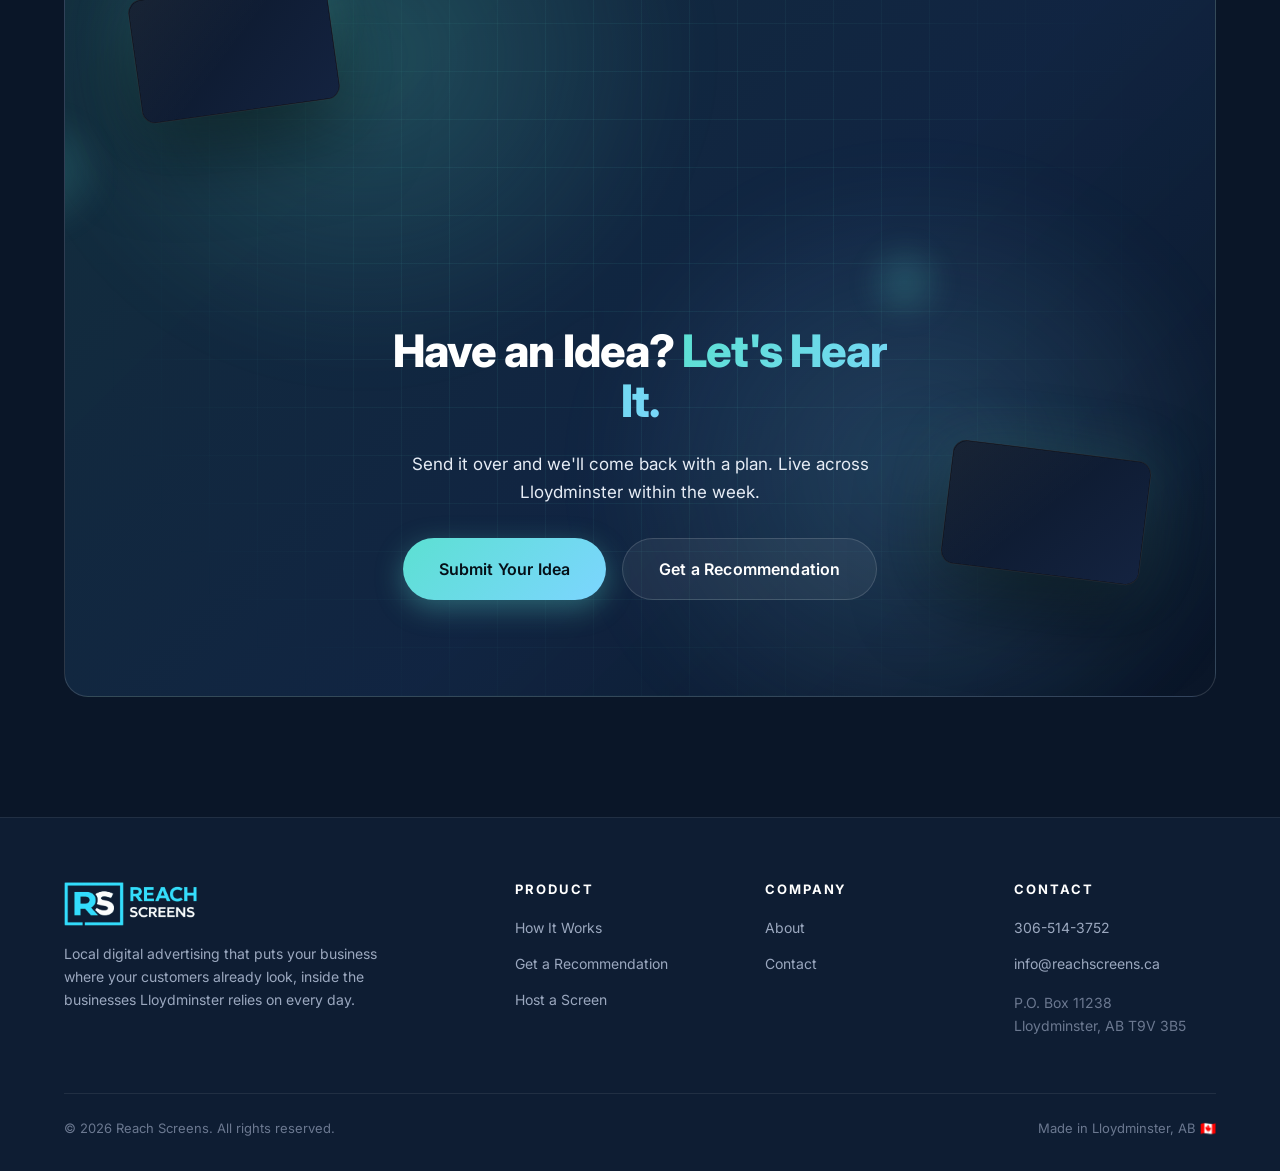
<file: how-it-works.html>
<!DOCTYPE html>
<html lang="en">
<head>
  <meta charset="UTF-8">
  <meta name="viewport" content="width=device-width, initial-scale=1.0">
  <title>How It Works, Reach Screens</title>
  <meta name="description" content="How Reach Screens turns your idea into a live local ad campaign across Lloydminster, from your first message to going live within days.">
  <link rel="stylesheet" href="styles.css?v=13">
  <link rel="icon" href="assets/favicon.ico">
  <script src="assets/analytics.js?v=2"></script>
</head>
<body>

<nav class="nav" aria-label="Main">
  <div class="nav-inner">
    <a href="index.html" class="nav-logo"><img src="assets/logo-white.png" alt="Reach Screens" class="nav-logo-img"></a>
    <ul class="nav-links">
      <li><a href="index.html">Home</a></li>
      <li><a href="how-it-works.html">How It Works</a></li>
      <li><a href="pricing.html">Get a Recommendation</a></li>
      <li><a href="host.html">Host a Screen</a></li>
      <li><a href="about.html">About</a></li>
      <li><a href="contact.html#idea" class="nav-cta">Submit Your Idea</a></li>
    </ul>
    <a href="contact.html#idea" class="nav-mobile-cta">Submit Your Idea</a>
    <button class="nav-toggle" aria-label="Toggle menu"><span></span><span></span><span></span></button>
  </div>
</nav>

<section style="padding-top: 160px;">
  <div class="container">
    <div class="section-head reveal">
      <span class="section-label">How It Works</span>
      <h1 style="margin-bottom: var(--space-3);">From Idea to <span class="text-gradient">On-Screen</span> In Days</h1>
      <p class="section-sub">Two sides to every Reach Screens relationship. Pick the one that applies to you below.</p>
    </div>

    <div style="text-align:center;" class="reveal">
      <div class="tabs" data-tabs>
        <button class="tab-btn active" data-tab="adv">For Advertisers</button>
        <button class="tab-btn" data-tab="host">For Hosts</button>
      </div>
    </div>

    <!-- Advertiser Panel -->
    <div class="tab-panel active" data-tab-target="adv">
      <div class="timeline">
        <div class="timeline-line"></div>
        <div class="timeline-item">
          <div class="timeline-step-num">1</div>
          <div class="timeline-content">
            <h3>Tell Us Your Idea</h3>
            <p>What are you promoting, who are you trying to reach, and when do you want it to run? We start with what you want to accomplish, then build the rollout around it.</p>
          </div>
          <div class="timeline-visual"><img src="assets/photo-1.webp" alt="Tell us your idea" loading="lazy"></div>
        </div>
        <div class="timeline-item">
          <div class="timeline-step-num">2</div>
          <div class="timeline-content">
            <h3>We Recommend the Right Coverage</h3>
            <p>Based on your idea, timing, and audience, we'll suggest the package and locations that fit. No upselling — just what works for what you're trying to do.</p>
          </div>
          <div class="timeline-visual"><img src="assets/photo-3.webp" alt="We recommend the right coverage" loading="lazy"></div>
        </div>
        <div class="timeline-item">
          <div class="timeline-step-num">3</div>
          <div class="timeline-content">
            <h3>We Design Your Ad (Free)</h3>
            <p>Our in-house design team creates a professional 15-second ad optimized for digital screens. You review and approve.</p>
          </div>
          <div class="timeline-visual"><img src="assets/photo-2.webp" alt="We design your ad" loading="lazy" style="object-position: center 35%;"></div>
        </div>
        <div class="timeline-item">
          <div class="timeline-step-num">4</div>
          <div class="timeline-content">
            <h3>Ad Goes Live Across Lloydminster</h3>
            <p>Your ad plays again and again across the network throughout the day. We'll update it whenever your idea evolves.</p>
          </div>
          <div class="timeline-visual"><img src="assets/photo-4.webp" alt="Ad goes live" loading="lazy" style="object-position: center 20%;"></div>
        </div>
      </div>
    </div>

    <!-- Host Panel -->
    <div class="tab-panel" data-tab-target="host">
      <div class="timeline">
        <div class="timeline-line"></div>
        <div class="timeline-item">
          <div class="timeline-step-num">1</div>
          <div class="timeline-content">
            <h3>Apply to Host a Screen</h3>
            <p>If your business has foot traffic and a good wall, you can host a Reach Screens display. Fill out a short form, we'll be in touch within 48 hours.</p>
          </div>
          <div class="timeline-visual"><img src="assets/photo-6.webp" alt="Apply to host" loading="lazy"></div>
        </div>
        <div class="timeline-item">
          <div class="timeline-step-num">2</div>
          <div class="timeline-content">
            <h3>We Install the Screen</h3>
            <p>Professional installation at no cost to you. We handle hardware, mounting, and setup. You just give us a wall and an outlet.</p>
          </div>
          <div class="timeline-visual"><img src="assets/photo-7.webp" alt="We install the screen" loading="lazy"></div>
        </div>
        <div class="timeline-item">
          <div class="timeline-step-num">3</div>
          <div class="timeline-content">
            <h3>Free Advertising for Your Business</h3>
            <p>As a host, your business gets rotation on our network across other locations, free advertising in exchange for hosting.</p>
          </div>
          <div class="timeline-visual"><img src="assets/photo-8.webp" alt="Free advertising" loading="lazy"></div>
        </div>
      </div>
    </div>
  </div>
</section>

<!-- Advantages -->
<section style="background: var(--color-dark-2); border-top: 1px solid var(--color-border); border-bottom: 1px solid var(--color-border);">
  <div class="container">
    <div class="section-head reveal">
      <span class="section-label">Why Advertisers Choose Us</span>
      <h2 class="section-title">A Modern Way to Reach <span class="text-gradient">Real Locals</span></h2>
    </div>
    <div class="grid-3 stagger">
      <div class="card" data-tilt="5">
        <div class="card-icon icon-bounce">
          <svg width="26" height="26" viewBox="0 0 24 24" fill="none" stroke="currentColor" stroke-width="2"><circle cx="12" cy="12" r="10"/><polyline points="12 6 12 12 16 14"/></svg>
        </div>
        <h4 class="card-title">Fast Turnaround</h4>
        <p class="card-text">Most ads go live within days, not weeks. We move at the speed of your idea, not at the speed of an agency calendar.</p>
      </div>
      <div class="card" data-tilt="5">
        <div class="card-icon icon-bounce">
          <svg width="26" height="26" viewBox="0 0 24 24" fill="none" stroke="currentColor" stroke-width="2"><line x1="12" y1="1" x2="12" y2="23"/><path d="M17 5H9.5a3.5 3.5 0 000 7h5a3.5 3.5 0 010 7H6"/></svg>
        </div>
        <h4 class="card-title">Built Around Your Budget</h4>
        <p class="card-text">A fraction of the cost of radio, print, or social ads, with attention that actually stops to look. We'll quote the rollout that fits your idea.</p>
      </div>
      <div class="card" data-tilt="5">
        <div class="card-icon icon-bounce">
          <svg width="26" height="26" viewBox="0 0 24 24" fill="none" stroke="currentColor" stroke-width="2"><path d="M21 15a2 2 0 01-2 2H7l-4 4V5a2 2 0 012-2h14a2 2 0 012 2z"/></svg>
        </div>
        <h4 class="card-title">Free Creative</h4>
        <p class="card-text">Professional ad design is included in every package. You don't pay extra for creative, we handle it in-house.</p>
      </div>
    </div>
  </div>
</section>

<!-- CTA -->
<section>
  <div class="container">
    <div class="cta-banner cta-banner-rich reveal">
      <div class="cta-grid-pattern"></div>
      <div class="cta-float f1"></div>
      <div class="cta-float f2"></div>
      <div class="cta-float f3"></div>
      <div class="cta-screen cta-screen-1">
        <div class="cta-screen-frame">
          <div class="cta-screen-bezel"></div>
          <div class="cta-mock-ad mock-1"><span class="mock-eyebrow">Step 1</span><span class="mock-title">Tell Us Your Idea</span></div>
          <div class="cta-mock-ad mock-2"><span class="mock-eyebrow">Step 2</span><span class="mock-title">We Recommend a Fit</span></div>
          <div class="cta-mock-ad mock-3"><span class="mock-eyebrow">Step 3</span><span class="mock-title">Free Ad Design</span></div>
        </div>
      </div>
      <div class="cta-screen cta-screen-2">
        <div class="cta-screen-frame">
          <div class="cta-screen-bezel"></div>
          <div class="cta-mock-ad mock-1"><span class="mock-eyebrow">Step 4</span><span class="mock-title">Goes Live</span></div>
          <div class="cta-mock-ad mock-2"><span class="mock-eyebrow">Update</span><span class="mock-title">Anytime</span></div>
          <div class="cta-mock-ad mock-3"><span class="mock-eyebrow">Result</span><span class="mock-title">City-Wide Reach</span></div>
        </div>
      </div>
      <div class="cta-banner-content">
        <h2>Have an Idea? <span class="text-gradient">Let's Hear It.</span></h2>
        <p>Send it over and we'll come back with a plan. Live across Lloydminster within the week.</p>
        <div class="hero-buttons" style="justify-content: center;">
          <a href="contact.html#idea" class="btn btn-primary btn-lg btn-pulse">Submit Your Idea</a>
          <a href="pricing.html" class="btn btn-secondary btn-lg">Get a Recommendation</a>
        </div>
      </div>
    </div>
  </div>
</section>

<!-- Footer -->
<footer class="footer">
  <div class="container">
    <div class="footer-grid">
      <div>
        <img src="assets/logo-white.png" alt="Reach Screens" class="footer-logo-img">
        <p class="footer-tagline">Local digital advertising that puts your business where your customers already look, inside the businesses Lloydminster relies on every day.</p>
      </div>
      <div>
        <h5>Product</h5>
        <ul>
          <li><a href="how-it-works.html">How It Works</a></li>
          <li><a href="pricing.html">Get a Recommendation</a></li>
          <li><a href="host.html">Host a Screen</a></li>
        </ul>
      </div>
      <div>
        <h5>Company</h5>
        <ul>
          <li><a href="about.html">About</a></li>
          <li><a href="contact.html">Contact</a></li>
        </ul>
      </div>
      <div>
        <h5>Contact</h5>
        <ul>
          <li><a href="tel:3065143752">306-514-3752</a></li>
          <li><a href="mailto:info@reachscreens.ca">info@reachscreens.ca</a></li>
          <li style="color: var(--color-text-dim); font-size:14px; padding-top: 6px;">P.O. Box 11238<br>Lloydminster, AB T9V 3B5</li>
        </ul>
      </div>
    </div>
    <div class="footer-bottom">
      <div>© 2026 Reach Screens. All rights reserved.</div>
      <div>Made in Lloydminster, AB 🇨🇦</div>
    </div>
  </div>
</footer>

<script src="main.js?v=13"></script>
</body>
</html>
</file>
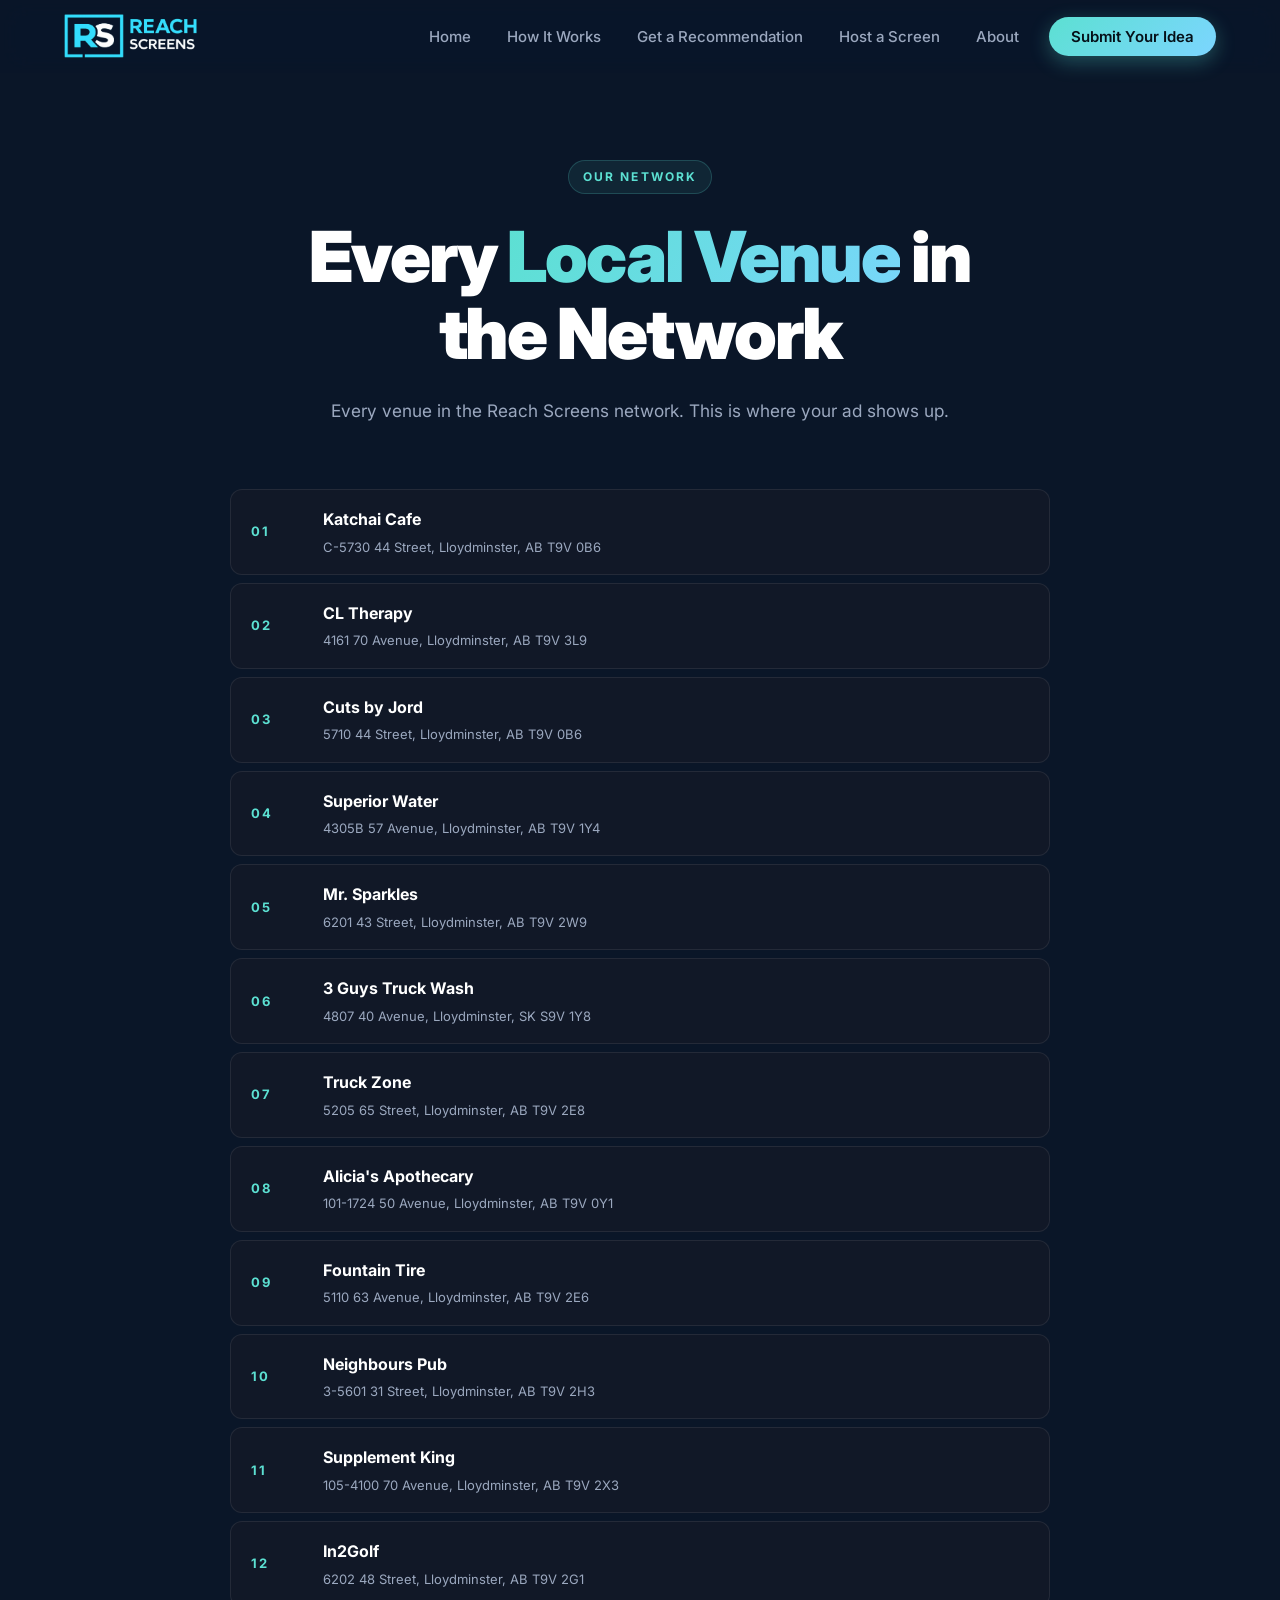
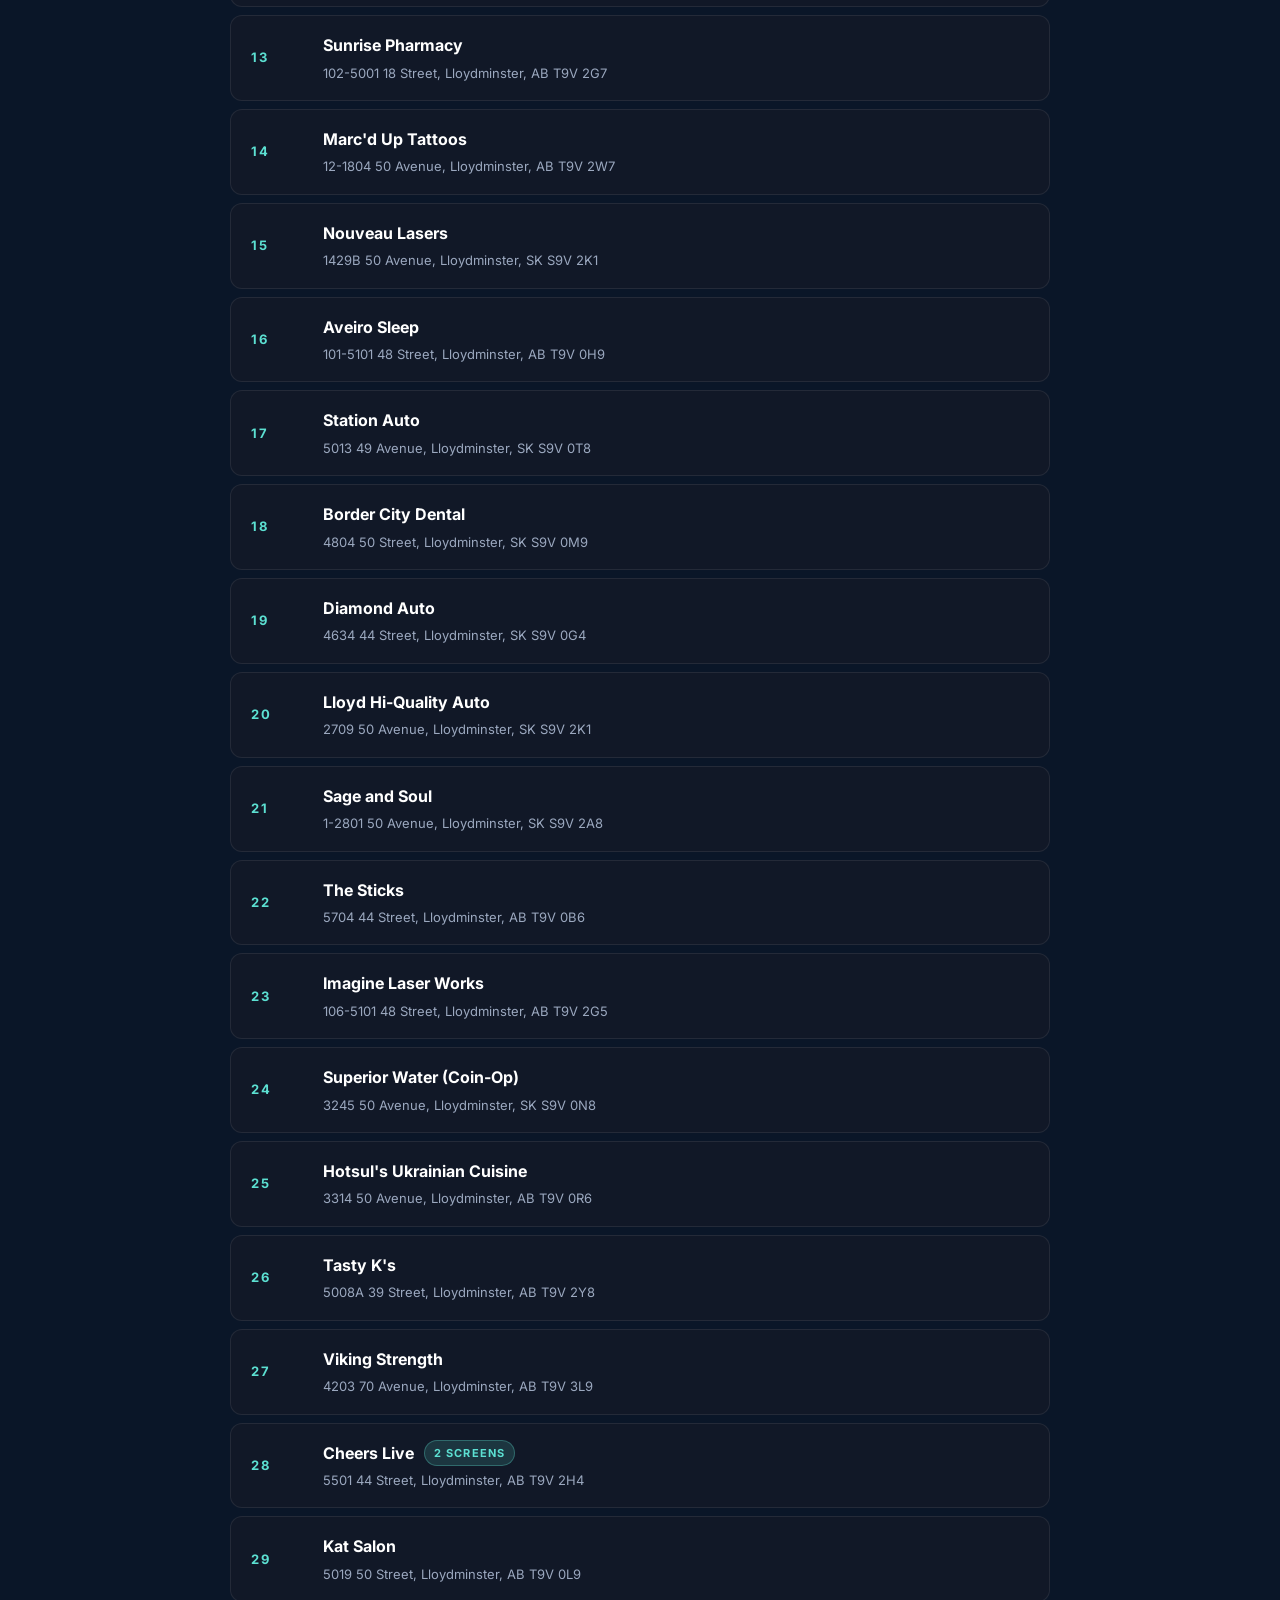
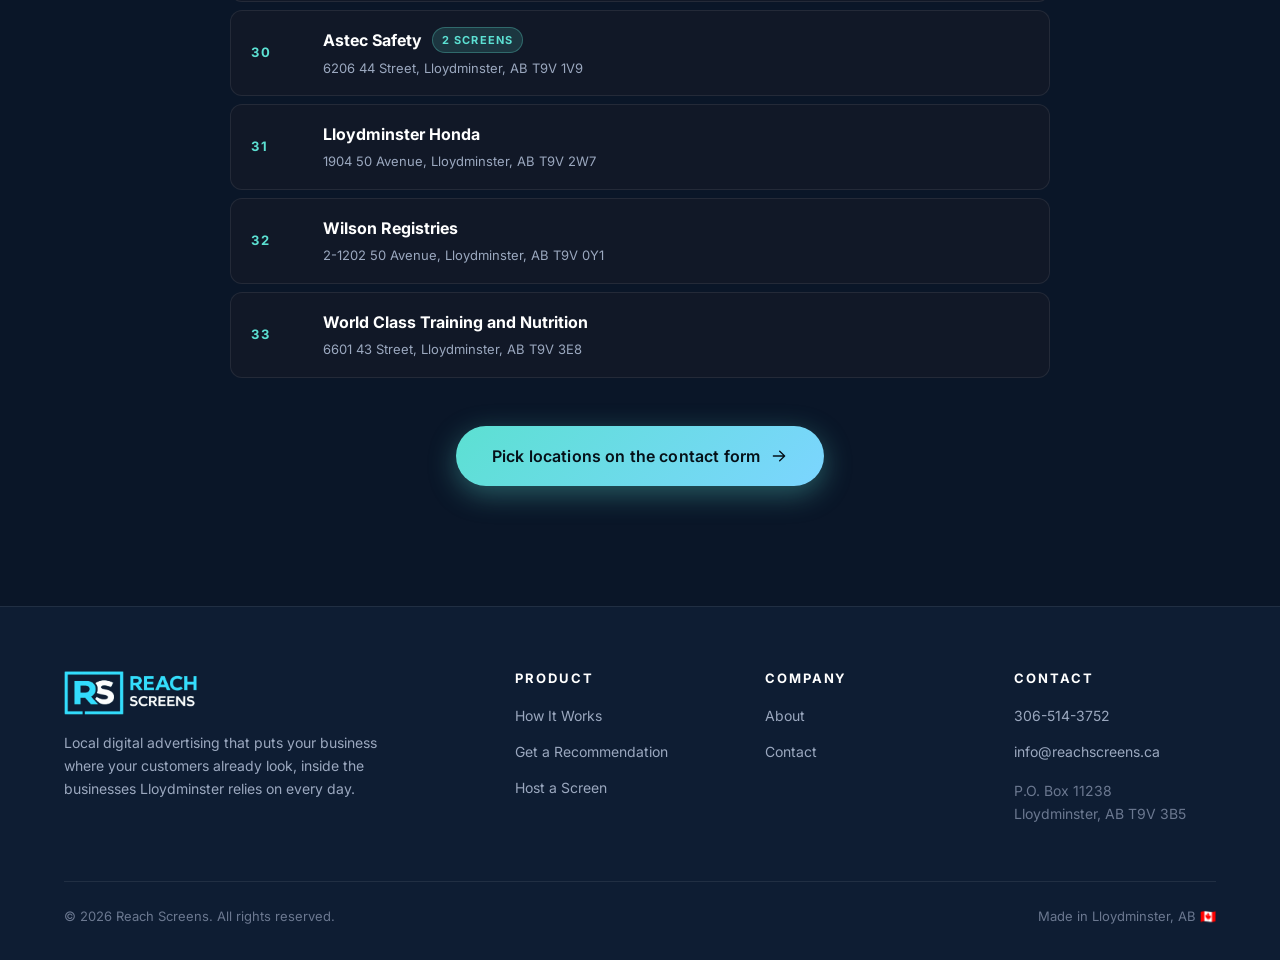
<file: locations.html>
<!DOCTYPE html>
<html lang="en">
<head>
  <meta charset="UTF-8">
  <meta name="viewport" content="width=device-width, initial-scale=1.0">
  <title>All Locations, Reach Screens</title>
  <meta name="description" content="Every venue in the Reach Screens network across Lloydminster. The local businesses where your ad will show up.">
  <link rel="stylesheet" href="styles.css?v=13">
  <link rel="icon" href="assets/favicon.ico">
  <script src="assets/analytics.js?v=2"></script>
</head>
<body>

<nav class="nav" aria-label="Main">
  <div class="nav-inner">
    <a href="index.html" class="nav-logo"><img src="assets/logo-white.png" alt="Reach Screens" class="nav-logo-img"></a>
    <ul class="nav-links">
      <li><a href="index.html">Home</a></li>
      <li><a href="how-it-works.html">How It Works</a></li>
      <li><a href="pricing.html">Get a Recommendation</a></li>
      <li><a href="host.html">Host a Screen</a></li>
      <li><a href="about.html">About</a></li>
      <li><a href="contact.html#idea" class="nav-cta">Submit Your Idea</a></li>
    </ul>
    <a href="contact.html#idea" class="nav-mobile-cta">Submit Your Idea</a>
    <button class="nav-toggle" aria-label="Toggle menu"><span></span><span></span><span></span></button>
  </div>
</nav>

<section style="padding-top: 160px;">
  <div class="container">
    <div class="section-head reveal">
      <span class="section-label">Our Network</span>
      <h1 style="margin-bottom: var(--space-3);">Every <span class="text-gradient">Local Venue</span> in the Network</h1>
      <p class="section-sub">Every venue in the Reach Screens network. This is where your ad shows up.</p>
    </div>

    <div class="locations-list reveal" id="locationsList"></div>

    <div class="text-center mt-5 reveal">
      <a href="contact.html?type=advertise" class="btn btn-primary btn-lg btn-pulse">
        Pick locations on the contact form
        <svg class="btn-icon" viewBox="0 0 20 20" fill="currentColor"><path fill-rule="evenodd" d="M3 10a.75.75 0 01.75-.75h10.638L10.23 5.29a.75.75 0 111.04-1.08l5.5 5.25a.75.75 0 010 1.08l-5.5 5.25a.75.75 0 11-1.04-1.08l4.158-3.96H3.75A.75.75 0 013 10z"/></svg>
      </a>
    </div>
  </div>
</section>

<footer class="footer">
  <div class="container">
    <div class="footer-grid">
      <div>
        <img src="assets/logo-white.png" alt="Reach Screens" class="footer-logo-img">
        <p class="footer-tagline">Local digital advertising that puts your business where your customers already look, inside the businesses Lloydminster relies on every day.</p>
      </div>
      <div>
        <h5>Product</h5>
        <ul>
          <li><a href="how-it-works.html">How It Works</a></li>
          <li><a href="pricing.html">Get a Recommendation</a></li>
          <li><a href="host.html">Host a Screen</a></li>
        </ul>
      </div>
      <div>
        <h5>Company</h5>
        <ul>
          <li><a href="about.html">About</a></li>
          <li><a href="contact.html">Contact</a></li>
        </ul>
      </div>
      <div>
        <h5>Contact</h5>
        <ul>
          <li><a href="tel:3065143752">306-514-3752</a></li>
          <li><a href="mailto:info@reachscreens.ca">info@reachscreens.ca</a></li>
          <li style="color: var(--color-text-dim); font-size:14px; padding-top: 6px;">P.O. Box 11238<br>Lloydminster, AB T9V 3B5</li>
        </ul>
      </div>
    </div>
    <div class="footer-bottom">
      <div>© 2026 Reach Screens. All rights reserved.</div>
      <div>Made in Lloydminster, AB 🇨🇦</div>
    </div>
  </div>
</footer>

<script src="main.js?v=13"></script>
<script src="assets/screen-locations.js?v=4"></script>
<script>
  (function () {
    var list = document.getElementById('locationsList');
    if (!list || !Array.isArray(window.screenLocations)) return;
    var html = window.screenLocations.map(function (loc, i) {
      var screensBadge = (loc.screens && loc.screens > 1)
        ? '<span class="location-row-screens">' + loc.screens + ' screens</span>'
        : '';
      return ''
        + '<div class="location-row">'
        +   '<div class="location-row-num">' + String(i + 1).padStart(2, '0') + '</div>'
        +   '<div class="location-row-body">'
        +     '<div class="location-row-name">' + loc.name + screensBadge + '</div>'
        +     '<div class="location-row-addr">' + loc.address + '</div>'
        +   '</div>'
        + '</div>';
    }).join('');
    list.innerHTML = html;
  })();
</script>
</body>
</html>
</file>
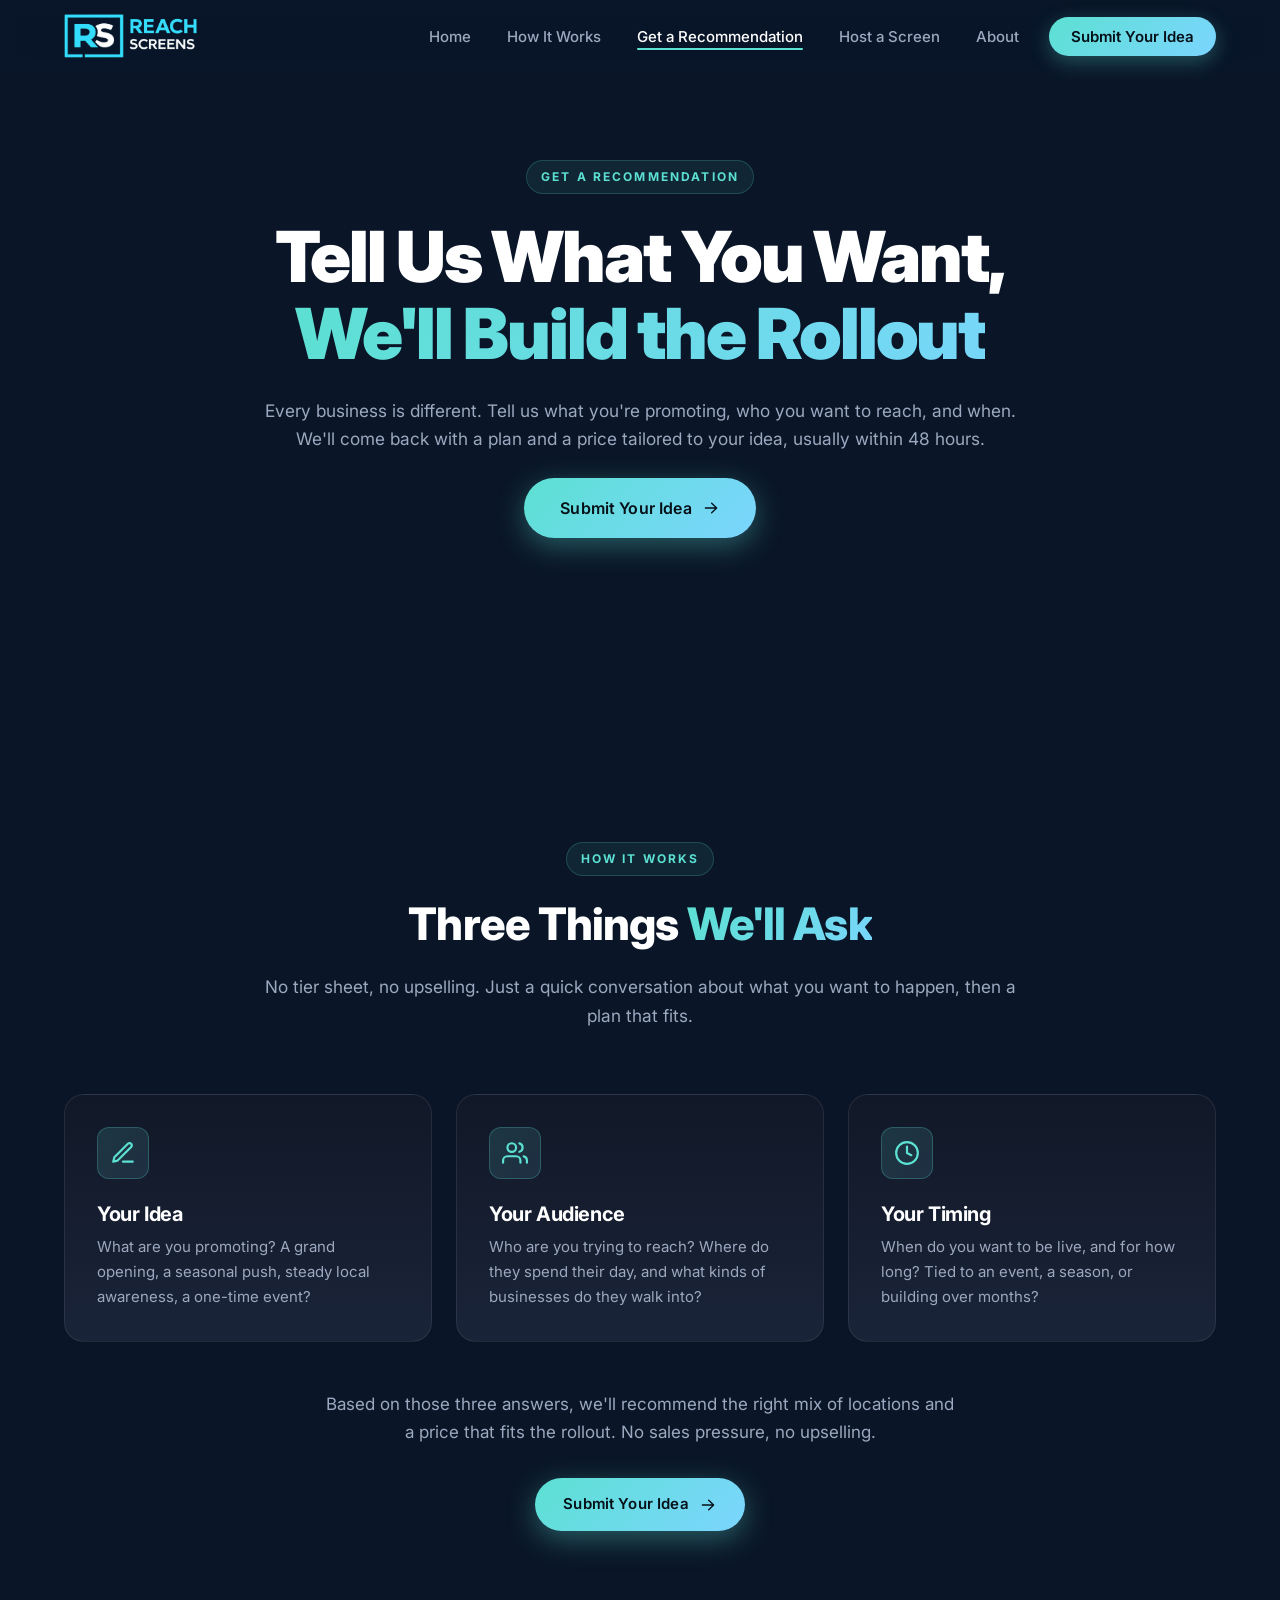
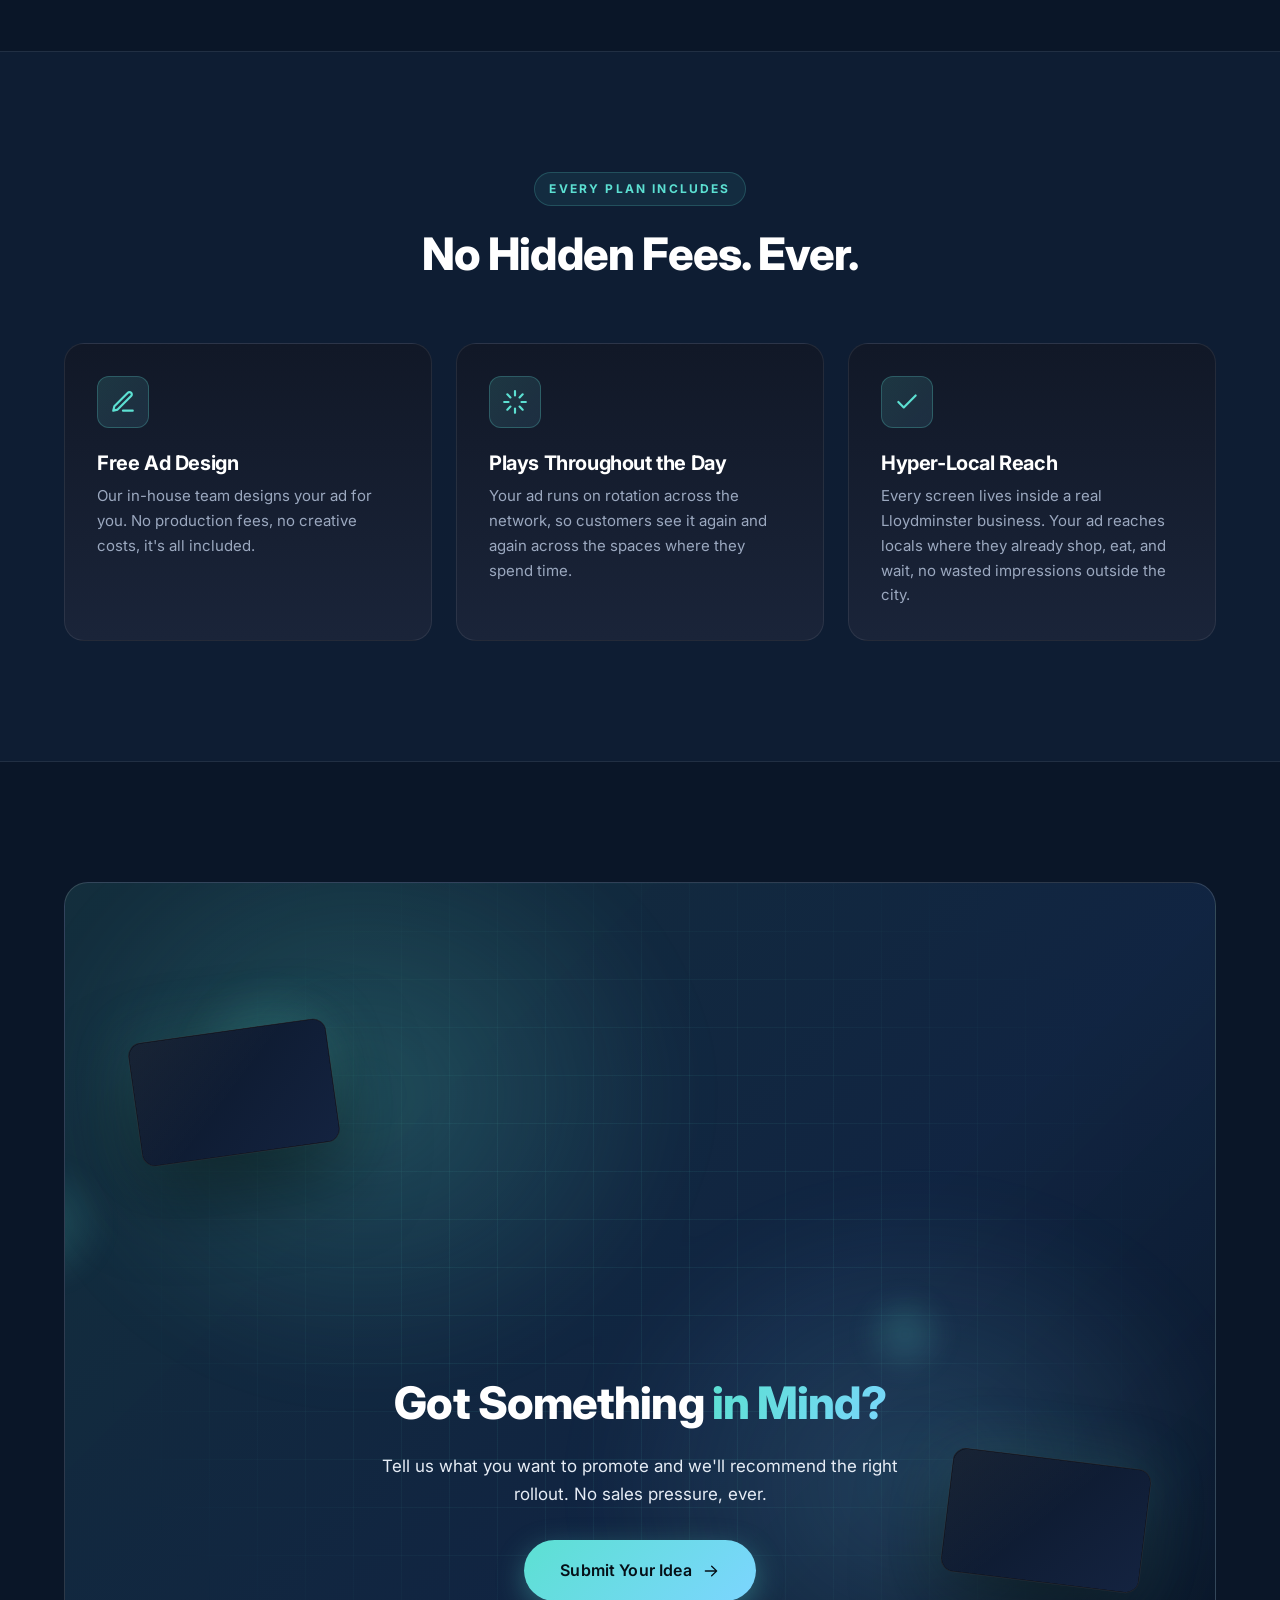
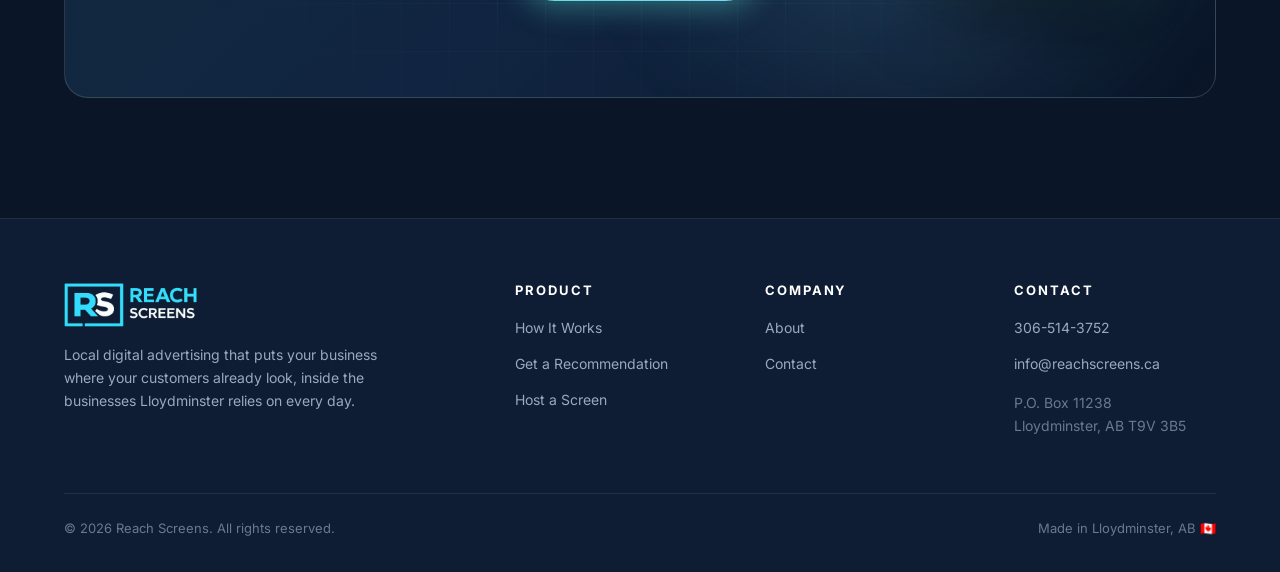
<file: pricing.html>
<!DOCTYPE html>
<html lang="en">
<head>
  <meta charset="UTF-8">
  <meta name="viewport" content="width=device-width, initial-scale=1.0">
  <title>Get a Recommendation, Reach Screens</title>
  <meta name="description" content="Tell us your idea and we'll recommend the rollout that fits, a plan and a price tailored to what you want to promote, your audience, and your timing.">
  <link rel="stylesheet" href="styles.css?v=13">
  <link rel="icon" href="assets/favicon.ico">
  <script src="assets/analytics.js?v=2"></script>
</head>
<body>

<nav class="nav" aria-label="Main">
  <div class="nav-inner">
    <a href="index.html" class="nav-logo"><img src="assets/logo-white.png" alt="Reach Screens" class="nav-logo-img"></a>
    <ul class="nav-links">
      <li><a href="index.html">Home</a></li>
      <li><a href="how-it-works.html">How It Works</a></li>
      <li><a href="pricing.html">Get a Recommendation</a></li>
      <li><a href="host.html">Host a Screen</a></li>
      <li><a href="about.html">About</a></li>
      <li><a href="contact.html#idea" class="nav-cta">Submit Your Idea</a></li>
    </ul>
    <a href="contact.html#idea" class="nav-mobile-cta">Submit Your Idea</a>
    <button class="nav-toggle" aria-label="Toggle menu"><span></span><span></span><span></span></button>
  </div>
</nav>

<section style="padding-top: 160px;">
  <div class="container">
    <div class="section-head reveal">
      <span class="section-label">Get a Recommendation</span>
      <h1 style="margin-bottom: var(--space-3);">Tell Us What You Want, <span class="text-gradient">We'll Build the Rollout</span></h1>
      <p class="section-sub">Every business is different. Tell us what you're promoting, who you want to reach, and when. We'll come back with a plan and a price tailored to your idea, usually within 48 hours.</p>
      <div class="mt-3">
        <a href="contact.html#idea" class="btn btn-primary btn-lg btn-pulse">
          Submit Your Idea
          <svg class="btn-icon" viewBox="0 0 20 20" fill="currentColor"><path fill-rule="evenodd" d="M3 10a.75.75 0 01.75-.75h10.638L10.23 5.29a.75.75 0 111.04-1.08l5.5 5.25a.75.75 0 010 1.08l-5.5 5.25a.75.75 0 11-1.04-1.08l4.158-3.96H3.75A.75.75 0 013 10z"/></svg>
        </a>
      </div>
    </div>
  </div>
</section>

<!-- Three Things We'll Ask -->
<section>
  <div class="container">
    <div class="section-head reveal">
      <span class="section-label">How It Works</span>
      <h2 class="section-title">Three Things <span class="text-gradient">We'll Ask</span></h2>
      <p class="section-sub">No tier sheet, no upselling. Just a quick conversation about what you want to happen, then a plan that fits.</p>
    </div>

    <div class="grid-3 stagger">
      <div class="card" data-tilt="5">
        <div class="card-icon icon-bounce">
          <svg width="26" height="26" viewBox="0 0 24 24" fill="none" stroke="currentColor" stroke-width="2" stroke-linecap="round" stroke-linejoin="round"><path d="M12 20h9"/><path d="M16.5 3.5a2.121 2.121 0 013 3L7 19l-4 1 1-4L16.5 3.5z"/></svg>
        </div>
        <h4 class="card-title">Your Idea</h4>
        <p class="card-text">What are you promoting? A grand opening, a seasonal push, steady local awareness, a one-time event?</p>
      </div>
      <div class="card" data-tilt="5">
        <div class="card-icon icon-bounce">
          <svg width="26" height="26" viewBox="0 0 24 24" fill="none" stroke="currentColor" stroke-width="2" stroke-linecap="round" stroke-linejoin="round"><path d="M17 21v-2a4 4 0 00-4-4H5a4 4 0 00-4 4v2"/><circle cx="9" cy="7" r="4"/><path d="M23 21v-2a4 4 0 00-3-3.87"/><path d="M16 3.13a4 4 0 010 7.75"/></svg>
        </div>
        <h4 class="card-title">Your Audience</h4>
        <p class="card-text">Who are you trying to reach? Where do they spend their day, and what kinds of businesses do they walk into?</p>
      </div>
      <div class="card" data-tilt="5">
        <div class="card-icon icon-bounce">
          <svg width="26" height="26" viewBox="0 0 24 24" fill="none" stroke="currentColor" stroke-width="2" stroke-linecap="round" stroke-linejoin="round"><circle cx="12" cy="12" r="10"/><polyline points="12 6 12 12 16 14"/></svg>
        </div>
        <h4 class="card-title">Your Timing</h4>
        <p class="card-text">When do you want to be live, and for how long? Tied to an event, a season, or building over months?</p>
      </div>
    </div>

    <div class="text-center mt-5 reveal">
      <p style="color: var(--color-text-muted); max-width: 640px; margin: 0 auto var(--space-4);">Based on those three answers, we'll recommend the right mix of locations and a price that fits the rollout. No sales pressure, no upselling.</p>
      <a href="contact.html#idea" class="btn btn-primary">
        Submit Your Idea
        <svg class="btn-icon" viewBox="0 0 20 20" fill="currentColor"><path fill-rule="evenodd" d="M3 10a.75.75 0 01.75-.75h10.638L10.23 5.29a.75.75 0 111.04-1.08l5.5 5.25a.75.75 0 010 1.08l-5.5 5.25a.75.75 0 11-1.04-1.08l4.158-3.96H3.75A.75.75 0 013 10z"/></svg>
      </a>
    </div>
  </div>
</section>

<!-- Every Plan Includes -->
<section style="background: var(--color-dark-2); border-top: 1px solid var(--color-border); border-bottom: 1px solid var(--color-border);">
  <div class="container">
    <div class="section-head reveal">
      <span class="section-label">Every Plan Includes</span>
      <h2 class="section-title">No Hidden Fees. Ever.</h2>
    </div>
    <div class="grid-3 stagger">
      <div class="card" data-tilt="4">
        <div class="card-icon icon-bounce">
          <svg width="26" height="26" viewBox="0 0 24 24" fill="none" stroke="currentColor" stroke-width="2" stroke-linecap="round" stroke-linejoin="round"><path d="M12 20h9"/><path d="M16.5 3.5a2.121 2.121 0 013 3L7 19l-4 1 1-4L16.5 3.5z"/></svg>
        </div>
        <h4 class="card-title">Free Ad Design</h4>
        <p class="card-text">Our in-house team designs your ad for you. No production fees, no creative costs, it's all included.</p>
      </div>
      <div class="card" data-tilt="4">
        <div class="card-icon icon-bounce">
          <svg width="26" height="26" viewBox="0 0 24 24" fill="none" stroke="currentColor" stroke-width="2" stroke-linecap="round" stroke-linejoin="round"><path d="M12 2v4M12 18v4M4.93 4.93l2.83 2.83M16.24 16.24l2.83 2.83M2 12h4M18 12h4M4.93 19.07l2.83-2.83M16.24 7.76l2.83-2.83"/></svg>
        </div>
        <h4 class="card-title">Plays Throughout the Day</h4>
        <p class="card-text">Your ad runs on rotation across the network, so customers see it again and again across the spaces where they spend time.</p>
      </div>
      <div class="card" data-tilt="4">
        <div class="card-icon icon-bounce">
          <svg width="26" height="26" viewBox="0 0 24 24" fill="none" stroke="currentColor" stroke-width="2" stroke-linecap="round" stroke-linejoin="round"><polyline points="20 6 9 17 4 12"/></svg>
        </div>
        <h4 class="card-title">Hyper-Local Reach</h4>
        <p class="card-text">Every screen lives inside a real Lloydminster business. Your ad reaches locals where they already shop, eat, and wait, no wasted impressions outside the city.</p>
      </div>
    </div>
  </div>
</section>

<!-- CTA -->
<section>
  <div class="container">
    <div class="cta-banner cta-banner-rich reveal">
      <div class="cta-grid-pattern"></div>
      <div class="cta-float f1"></div>
      <div class="cta-float f2"></div>
      <div class="cta-float f3"></div>
      <div class="cta-screen cta-screen-1">
        <div class="cta-screen-frame">
          <div class="cta-screen-bezel"></div>
          <div class="cta-mock-ad mock-1"><span class="mock-eyebrow">Your Idea</span><span class="mock-title">Tell Us</span></div>
          <div class="cta-mock-ad mock-2"><span class="mock-eyebrow">Your Audience</span><span class="mock-title">Who & Where</span></div>
          <div class="cta-mock-ad mock-3"><span class="mock-eyebrow">Your Timing</span><span class="mock-title">When & How Long</span></div>
        </div>
      </div>
      <div class="cta-screen cta-screen-2">
        <div class="cta-screen-frame">
          <div class="cta-screen-bezel"></div>
          <div class="cta-mock-ad mock-1"><span class="mock-eyebrow">We Build</span><span class="mock-title">The Rollout</span></div>
          <div class="cta-mock-ad mock-2"><span class="mock-eyebrow">All Plans</span><span class="mock-title">Free Ad Design</span></div>
          <div class="cta-mock-ad mock-3"><span class="mock-eyebrow">Hyper-Local</span><span class="mock-title">Lloydminster Reach</span></div>
        </div>
      </div>
      <div class="cta-banner-content">
        <h2>Got Something <span class="text-gradient">in Mind?</span></h2>
        <p>Tell us what you want to promote and we'll recommend the right rollout. No sales pressure, ever.</p>
        <div class="hero-buttons" style="justify-content: center;">
          <a href="contact.html#idea" class="btn btn-primary btn-lg btn-pulse">
            Submit Your Idea
            <svg class="btn-icon" viewBox="0 0 20 20" fill="currentColor"><path fill-rule="evenodd" d="M3 10a.75.75 0 01.75-.75h10.638L10.23 5.29a.75.75 0 111.04-1.08l5.5 5.25a.75.75 0 010 1.08l-5.5 5.25a.75.75 0 11-1.04-1.08l4.158-3.96H3.75A.75.75 0 013 10z"/></svg>
          </a>
        </div>
      </div>
    </div>
  </div>
</section>

<!-- Footer -->
<footer class="footer">
  <div class="container">
    <div class="footer-grid">
      <div>
        <img src="assets/logo-white.png" alt="Reach Screens" class="footer-logo-img">
        <p class="footer-tagline">Local digital advertising that puts your business where your customers already look, inside the businesses Lloydminster relies on every day.</p>
      </div>
      <div>
        <h5>Product</h5>
        <ul>
          <li><a href="how-it-works.html">How It Works</a></li>
          <li><a href="pricing.html">Get a Recommendation</a></li>
          <li><a href="host.html">Host a Screen</a></li>
        </ul>
      </div>
      <div>
        <h5>Company</h5>
        <ul>
          <li><a href="about.html">About</a></li>
          <li><a href="contact.html">Contact</a></li>
        </ul>
      </div>
      <div>
        <h5>Contact</h5>
        <ul>
          <li><a href="tel:3065143752">306-514-3752</a></li>
          <li><a href="mailto:info@reachscreens.ca">info@reachscreens.ca</a></li>
          <li style="color: var(--color-text-dim); font-size:14px; padding-top: 6px;">P.O. Box 11238<br>Lloydminster, AB T9V 3B5</li>
        </ul>
      </div>
    </div>
    <div class="footer-bottom">
      <div>© 2026 Reach Screens. All rights reserved.</div>
      <div>Made in Lloydminster, AB 🇨🇦</div>
    </div>
  </div>
</footer>

<script src="main.js?v=13"></script>
</body>
</html>
</file>
<file: styles.css>
/* ============================================
   REACH SCREENS — Premium Design System
   ============================================ */

@import url('https://fonts.googleapis.com/css2?family=Inter:wght@300;400;500;600;700;800;900&display=swap');

:root {
  /* Brand Colors */
  --color-primary: #5CE0D2;
  --color-primary-dark: #3FC8BA;
  --color-primary-glow: rgba(92, 224, 210, 0.35);
  --color-dark: #0A1628;
  --color-dark-2: #0E1D33;
  --color-surface: #111827;
  --color-surface-2: #1A2439;
  --color-border: rgba(255, 255, 255, 0.08);
  --color-border-strong: rgba(255, 255, 255, 0.14);

  /* Text */
  --color-text: #E6ECF5;
  --color-text-muted: #9BA8BF;
  --color-text-dim: #6B7890;

  /* Accent gradient stops (for pricing card borders, etc.) */
  --grad-gold: #F5C67A;
  --grad-lightblue: #7CD5FF;
  --grad-teal: #5CE0D2;
  --grad-deepblue: #3A7BD5;

  /* Spacing (8px grid) */
  --space-1: 8px;
  --space-2: 16px;
  --space-3: 24px;
  --space-4: 32px;
  --space-5: 48px;
  --space-6: 64px;
  --space-7: 96px;
  --space-8: 120px;

  /* Radius */
  --radius-sm: 8px;
  --radius-md: 12px;
  --radius-lg: 20px;
  --radius-xl: 24px;
  --radius-pill: 999px;

  /* Shadows */
  --shadow-sm: 0 1px 3px rgba(0,0,0,0.3), 0 2px 8px rgba(0,0,0,0.1);
  --shadow-md: 0 4px 12px rgba(0,0,0,0.4), 0 8px 24px rgba(0,0,0,0.15);
  --shadow-lg: 0 8px 24px rgba(0,0,0,0.45), 0 20px 60px rgba(0,0,0,0.25);
  --shadow-glow: 0 0 0 1px rgba(92,224,210,0.3), 0 8px 32px rgba(92,224,210,0.2);

  /* Animation */
  --ease: cubic-bezier(0.16, 1, 0.3, 1);
  --ease-out: cubic-bezier(0.22, 0.61, 0.36, 1);
  --dur-fast: 0.3s;
  --dur: 0.6s;
  --dur-slow: 0.9s;

  /* Layout */
  --container: 1200px;
  --container-narrow: 960px;
}

/* ============================================
   Reset & Base
   ============================================ */

*, *::before, *::after { box-sizing: border-box; }

* { margin: 0; padding: 0; }

html {
  scroll-behavior: smooth;
  -webkit-font-smoothing: antialiased;
  -moz-osx-font-smoothing: grayscale;
}

body {
  font-family: 'Inter', -apple-system, BlinkMacSystemFont, sans-serif;
  font-size: 17px;
  line-height: 1.65;
  color: var(--color-text);
  background: var(--color-dark);
  overflow-x: hidden;
  min-height: 100vh;
}

img { max-width: 100%; height: auto; display: block; }

a { color: inherit; text-decoration: none; }

button { font-family: inherit; cursor: pointer; border: none; background: none; color: inherit; }

ul { list-style: none; }

/* ============================================
   Typography
   ============================================ */

h1, h2, h3, h4, h5, h6 {
  font-family: 'Inter', sans-serif;
  font-weight: 800;
  line-height: 1.1;
  letter-spacing: -0.02em;
  color: #FFFFFF;
}

h1 { font-size: clamp(2.25rem, 5.5vw, 4.75rem); font-weight: 900; letter-spacing: -0.03em; }
h2 { font-size: clamp(1.75rem, 3.5vw, 3rem); }
h3 { font-size: clamp(1.5rem, 2.5vw, 2.25rem); }
h4 { font-size: 1.25rem; font-weight: 700; }

p { color: var(--color-text-muted); }

.text-gradient {
  background: linear-gradient(120deg, var(--color-primary) 0%, var(--grad-lightblue) 60%, var(--color-primary) 100%);
  background-size: 200% 100%;
  -webkit-background-clip: text;
  background-clip: text;
  -webkit-text-fill-color: transparent;
  animation: gradientShift 6s ease infinite;
}
@keyframes gradientShift {
  0%, 100% { background-position: 0% 50%; }
  50% { background-position: 100% 50%; }
}

.text-cyan { color: var(--color-primary); }
.text-white { color: #fff; }
.text-muted { color: var(--color-text-muted); }

/* ============================================
   Container & Layout
   ============================================ */

.container {
  max-width: var(--container);
  margin: 0 auto;
  padding: 0 var(--space-3);
}
.container-narrow { max-width: var(--container-narrow); margin: 0 auto; padding: 0 var(--space-3); }

section {
  padding: var(--space-7) 0;
  position: relative;
}

@media (min-width: 768px) {
  section { padding: var(--space-8) 0; }
}

/* ============================================
   Buttons
   ============================================ */

.btn {
  display: inline-flex;
  align-items: center;
  gap: 10px;
  padding: 14px 28px;
  border-radius: var(--radius-pill);
  font-weight: 600;
  font-size: 15px;
  letter-spacing: 0.01em;
  transition: all 0.35s var(--ease);
  position: relative;
  overflow: hidden;
  white-space: nowrap;
  cursor: pointer;
}

.btn-lg { padding: 17px 36px; font-size: 16px; }

.btn-primary {
  background: linear-gradient(135deg, var(--color-primary), var(--grad-lightblue));
  color: #051018;
  box-shadow: 0 8px 28px rgba(92, 224, 210, 0.35);
}
.btn-primary::before {
  content: '';
  position: absolute;
  inset: 0;
  background: linear-gradient(135deg, var(--grad-lightblue), var(--color-primary));
  opacity: 0;
  transition: opacity 0.4s var(--ease);
}
.btn-primary:hover {
  transform: translateY(-2px);
  box-shadow: 0 12px 36px rgba(92, 224, 210, 0.5);
}
.btn-primary:hover::before { opacity: 1; }
.btn-primary > * { position: relative; z-index: 1; }

.btn-secondary {
  background: rgba(255, 255, 255, 0.06);
  border: 1px solid var(--color-border-strong);
  color: #fff;
  backdrop-filter: blur(10px);
}
.btn-secondary:hover {
  background: rgba(255, 255, 255, 0.12);
  transform: translateY(-2px);
  border-color: var(--color-primary);
}

.btn-pulse {
  animation: btnPulse 2.5s var(--ease) infinite;
}
@keyframes btnPulse {
  0%, 100% { box-shadow: 0 8px 28px rgba(92,224,210,0.35), 0 0 0 0 rgba(92,224,210,0.4); }
  50% { box-shadow: 0 8px 28px rgba(92,224,210,0.5), 0 0 0 18px rgba(92,224,210,0); }
}

.btn-icon { width: 18px; height: 18px; transition: transform 0.3s var(--ease); }
.btn:hover .btn-icon { transform: translateX(4px); }

/* ============================================
   Scroll Progress Bar
   ============================================ */

.scroll-progress {
  position: fixed;
  top: 0; left: 0;
  height: 3px;
  width: 0%;
  background: linear-gradient(90deg, var(--color-primary), var(--grad-lightblue));
  box-shadow: 0 0 12px rgba(92,224,210,0.6);
  z-index: 1000;
  transition: width 0.1s linear;
}

/* ============================================
   Navigation
   ============================================ */

.nav {
  position: fixed;
  top: 0; left: 0; right: 0;
  z-index: 100;
  padding: 14px 0;
  padding-top: calc(14px + env(safe-area-inset-top, 0px));
  background: rgba(10, 22, 40, 0.85);
  backdrop-filter: blur(14px) saturate(140%);
  -webkit-backdrop-filter: blur(14px) saturate(140%);
  transition: background 0.4s var(--ease), padding 0.4s var(--ease), border-color 0.4s var(--ease);
  border-bottom: 1px solid transparent;
}

.nav.scrolled {
  background: rgba(10, 22, 40, 0.92);
  border-bottom-color: var(--color-border);
  padding: 10px 0;
  padding-top: calc(10px + env(safe-area-inset-top, 0px));
}

.nav-inner {
  max-width: var(--container);
  margin: 0 auto;
  padding: 0 var(--space-3);
  display: flex;
  align-items: center;
  justify-content: space-between;
}

.nav-logo { display: flex; align-items: center; transition: transform 0.3s var(--ease); }
.nav-logo:hover { transform: scale(1.03); }
.nav-logo-img { height: 44px; width: auto; }

.nav-links {
  display: flex;
  align-items: center;
  gap: 4px;
}

.nav-links a {
  padding: 10px 16px;
  font-size: 15px;
  font-weight: 500;
  color: var(--color-text-muted);
  border-radius: var(--radius-pill);
  position: relative;
  transition: color 0.25s var(--ease);
}

.nav-links a::after {
  content: '';
  position: absolute;
  left: 16px; right: 16px;
  bottom: 6px;
  height: 2px;
  background: var(--color-primary);
  border-radius: 2px;
  transform: scaleX(0);
  transform-origin: left;
  transition: transform 0.35s var(--ease);
}

.nav-links a:hover, .nav-links a.active { color: #fff; }
.nav-links a:hover::after, .nav-links a.active::after { transform: scaleX(1); }

.nav-links a.nav-cta {
  background: linear-gradient(135deg, var(--color-primary), var(--grad-lightblue));
  color: #051018;
  font-weight: 600;
  padding: 10px 22px;
  margin-left: 10px;
  box-shadow: 0 6px 20px rgba(92,224,210,0.3);
}
.nav-links a.nav-cta:hover { transform: translateY(-1px); box-shadow: 0 10px 26px rgba(92,224,210,0.45); color: #051018; }
.nav-links a.nav-cta::after { display: none; }

.nav-toggle {
  display: none;
  flex-direction: column;
  gap: 5px;
  padding: 8px;
}
.nav-toggle span {
  display: block;
  width: 24px;
  height: 2px;
  background: #fff;
  border-radius: 2px;
  transition: all 0.3s var(--ease);
}
.nav-toggle.active span:nth-child(1) { transform: translateY(7px) rotate(45deg); }
.nav-toggle.active span:nth-child(2) { opacity: 0; }
.nav-toggle.active span:nth-child(3) { transform: translateY(-7px) rotate(-45deg); }

@media (max-width: 900px) {
  .nav-toggle { display: flex; }
  .nav-mobile-cta {
    display: inline-flex;
    align-items: center;
    padding: 8px 16px;
    margin-left: auto;
    margin-right: 8px;
    background: linear-gradient(135deg, var(--color-primary), var(--grad-lightblue));
    color: #051018;
    font-weight: 600;
    font-size: 13px;
    border-radius: var(--radius-pill);
    box-shadow: 0 6px 20px rgba(92,224,210,0.3);
  }
  .nav-links {
    display: none;
    position: fixed;
    top: 0; left: 0; right: 0;
    padding-top: calc(80px + env(safe-area-inset-top, 0px));
    background: rgba(10, 22, 40, 0.96);
    backdrop-filter: blur(18px);
    -webkit-backdrop-filter: blur(18px);
    flex-direction: column;
    align-items: stretch;
    padding-left: var(--space-3);
    padding-right: var(--space-3);
    padding-bottom: var(--space-3);
    gap: 4px;
    border-bottom: 1px solid var(--color-border);
    max-height: 100vh;
    overflow-y: auto;
  }
  .nav-links.open {
    display: flex;
  }
  .nav-links a { padding: 14px 18px; border-radius: var(--radius-md); }
  .nav-links a::after { display: none; }
  .nav-links a.nav-cta { margin: 8px 0 0; text-align: center; justify-content: center; }
}
@media (min-width: 901px) {
  .nav-mobile-cta { display: none; }
}

/* ============================================
   HERO
   ============================================ */

.hero {
  position: relative;
  min-height: 100vh;
  padding: 140px 0 var(--space-7);
  display: flex;
  align-items: center;
  overflow: hidden;
}

.hero-bg {
  position: absolute;
  inset: 0;
  z-index: 0;
}

/* Animated gradient mesh */
.hero-mesh {
  position: absolute;
  inset: -10%;
  background:
    radial-gradient(60% 50% at 20% 30%, rgba(92,224,210,0.22) 0%, transparent 60%),
    radial-gradient(50% 60% at 85% 20%, rgba(124,213,255,0.18) 0%, transparent 65%),
    radial-gradient(55% 65% at 70% 85%, rgba(58,123,213,0.2) 0%, transparent 70%),
    radial-gradient(45% 50% at 15% 90%, rgba(92,224,210,0.15) 0%, transparent 60%);
  filter: blur(30px);
  animation: meshDrift 22s ease-in-out infinite;
}
@keyframes meshDrift {
  0%, 100% { transform: translate(0, 0) scale(1); }
  33% { transform: translate(-3%, 2%) scale(1.05); }
  66% { transform: translate(3%, -2%) scale(0.98); }
}

/* Glowing dot field — abstract "screen network" feel */
.hero-dots {
  position: absolute;
  inset: 0;
  background-image:
    radial-gradient(circle, rgba(92,224,210,0.22) 1.5px, transparent 2px),
    radial-gradient(circle, rgba(124,213,255,0.14) 1px, transparent 1.5px);
  background-size: 90px 90px, 60px 60px;
  background-position: 0 0, 30px 30px;
  mask-image: radial-gradient(ellipse 70% 60% at 65% 50%, #000 30%, transparent 80%);
  -webkit-mask-image: radial-gradient(ellipse 70% 60% at 65% 50%, #000 30%, transparent 80%);
  opacity: 0.85;
  animation: dotsDrift 30s linear infinite;
}
@keyframes dotsDrift {
  to { background-position: 90px 90px, 120px 120px; }
}

/* Subtle radial light rays */
.hero-rays {
  position: absolute;
  inset: 0;
  background:
    conic-gradient(from 200deg at 75% 60%, transparent 0deg, rgba(92,224,210,0.08) 40deg, transparent 80deg, rgba(124,213,255,0.06) 160deg, transparent 220deg, rgba(92,224,210,0.05) 300deg, transparent 360deg);
  filter: blur(24px);
  opacity: 0.7;
  animation: raysSpin 40s linear infinite;
}
@keyframes raysSpin {
  to { transform: rotate(360deg); }
}

.hero-grid {
  position: absolute;
  inset: 0;
  background-image:
    linear-gradient(rgba(255,255,255,0.025) 1px, transparent 1px),
    linear-gradient(90deg, rgba(255,255,255,0.025) 1px, transparent 1px);
  background-size: 64px 64px;
  mask-image: radial-gradient(ellipse at center, #000 30%, transparent 75%);
  -webkit-mask-image: radial-gradient(ellipse at center, #000 30%, transparent 75%);
}

.hero-content {
  position: relative;
  z-index: 2;
  max-width: 900px;
}

/* Left-aligned hero variant: content pushed to the left edge of the viewport
   (escapes the centered .container max-width by going full-width and using its own padding) */
.hero-content.hero-content-left {
  max-width: none;
  width: 100%;
  margin: 0;
  padding-left: clamp(24px, 5vw, 96px);
  padding-right: clamp(24px, 5vw, 96px);
  text-align: left;
}
.hero-content.hero-content-left h1,
.hero-content.hero-content-left p {
  max-width: 760px;
  text-align: left;
  margin-left: 0;
}
.hero-content.hero-content-left .hero-badge {
  margin-left: 0;
}
.hero-content.hero-content-left .hero-buttons {
  justify-content: flex-start;
}

.hero-badge {
  display: inline-flex;
  align-items: center;
  gap: 10px;
  padding: 9px 18px;
  background: rgba(92,224,210,0.08);
  border: 1px solid rgba(92,224,210,0.25);
  border-radius: var(--radius-pill);
  font-size: 13px;
  font-weight: 500;
  color: var(--color-primary);
  margin-bottom: var(--space-4);
  backdrop-filter: blur(10px);
  opacity: 0;
  animation: fadeUp 0.7s var(--ease) 0.1s forwards;
}

.hero-badge-dot {
  width: 8px; height: 8px;
  background: var(--color-primary);
  border-radius: 50%;
  box-shadow: 0 0 0 0 rgba(92,224,210,0.7);
  animation: dotPulse 2s ease infinite;
}
@keyframes dotPulse {
  0% { box-shadow: 0 0 0 0 rgba(92,224,210,0.7); }
  70% { box-shadow: 0 0 0 10px rgba(92,224,210,0); }
  100% { box-shadow: 0 0 0 0 rgba(92,224,210,0); }
}

.hero h1 {
  margin-bottom: var(--space-3);
  color: #fff;
}
.hero h1 .line { display: block; opacity: 0; transform: translateY(28px); animation: fadeUp 0.8s var(--ease) forwards; }
.hero h1 .line:nth-child(1) { animation-delay: 0.25s; }
.hero h1 .line:nth-child(2) { animation-delay: 0.4s; }

.hero p {
  font-size: 1.15rem;
  max-width: 620px;
  margin-bottom: var(--space-5);
  color: var(--color-text-muted);
  opacity: 0;
  animation: fadeUp 0.8s var(--ease) 0.6s forwards;
}

.hero-buttons {
  display: flex;
  gap: var(--space-2);
  flex-wrap: wrap;
  opacity: 0;
  animation: fadeUp 0.8s var(--ease) 0.8s forwards;
}

/* Floating screen mockup */
.hero-screen {
  position: absolute;
  right: -4%;
  top: 50%;
  transform: translateY(-50%);
  width: 46%;
  aspect-ratio: 16/10;
  z-index: 1;
  opacity: 0;
  animation: fadeIn 1.2s var(--ease) 0.9s forwards;
}

.hero-screen-inner {
  position: relative;
  width: 100%;
  height: 100%;
  border-radius: 14px;
  overflow: hidden;
  border: 1px solid var(--color-border-strong);
  box-shadow: 0 40px 100px rgba(0,0,0,0.6), 0 0 80px rgba(92,224,210,0.25);
  background: #000;
  animation: floatY 7s ease-in-out infinite;
}

.hero-screen-inner::after {
  content: '';
  position: absolute;
  inset: 0;
  background: linear-gradient(145deg, rgba(255,255,255,0.08) 0%, transparent 40%);
  pointer-events: none;
}

.hero-screen img {
  width: 100%;
  height: 100%;
  object-fit: cover;
}

.hero-screen-glow {
  position: absolute;
  inset: -30%;
  background: radial-gradient(circle at 50% 50%, rgba(92,224,210,0.3) 0%, transparent 60%);
  filter: blur(40px);
  z-index: -1;
  animation: glowBreath 5s ease-in-out infinite;
}

@keyframes floatY {
  0%, 100% { transform: translateY(0) rotate(-1.5deg); }
  50% { transform: translateY(-16px) rotate(-1.5deg); }
}
@keyframes glowBreath {
  0%, 100% { opacity: 0.6; transform: scale(1); }
  50% { opacity: 1; transform: scale(1.08); }
}

@media (max-width: 1024px) {
  .hero-screen { display: none; }
  .hero-content { max-width: 100%; }
}

/* ============================================
   Stats Bar
   ============================================ */

.stats-bar {
  background: linear-gradient(180deg, var(--color-surface) 0%, var(--color-dark-2) 100%);
  border-top: 1px solid var(--color-border);
  border-bottom: 1px solid var(--color-border);
  padding: var(--space-5) 0;
  position: relative;
}

.stats-grid {
  display: grid;
  grid-template-columns: repeat(4, 1fr);
  gap: var(--space-3);
}

.stat-item { text-align: center; }
.stat-item h3 {
  font-size: clamp(1.75rem, 3.5vw, 2.75rem);
  background: linear-gradient(135deg, var(--color-primary), var(--grad-lightblue));
  -webkit-background-clip: text;
  background-clip: text;
  -webkit-text-fill-color: transparent;
  margin-bottom: 6px;
  font-weight: 800;
}
.stat-item p {
  font-size: 14px;
  color: var(--color-text-muted);
  font-weight: 500;
}

@media (max-width: 700px) {
  .stats-grid { grid-template-columns: repeat(2, 1fr); gap: var(--space-4); }
}

/* ============================================
   Section Headers
   ============================================ */

.section-head {
  max-width: 780px;
  margin: 0 auto var(--space-6);
  text-align: center;
}

.section-label {
  display: inline-block;
  font-size: 12px;
  font-weight: 700;
  letter-spacing: 0.18em;
  text-transform: uppercase;
  color: var(--color-primary);
  padding: 6px 14px;
  background: rgba(92,224,210,0.08);
  border: 1px solid rgba(92,224,210,0.2);
  border-radius: var(--radius-pill);
  margin-bottom: var(--space-3);
}

.section-title {
  margin-bottom: var(--space-3);
}

.section-sub {
  font-size: 1.08rem;
  color: var(--color-text-muted);
  line-height: 1.65;
}

/* ============================================
   Cards / Grids
   ============================================ */

.grid-3 {
  display: grid;
  grid-template-columns: repeat(3, 1fr);
  gap: var(--space-3);
}
.grid-2 {
  display: grid;
  grid-template-columns: repeat(2, 1fr);
  gap: var(--space-3);
}
.grid-4 {
  display: grid;
  grid-template-columns: repeat(4, 1fr);
  gap: var(--space-3);
}
@media (max-width: 980px) {
  .grid-3, .grid-4 { grid-template-columns: repeat(2, 1fr); }
}
@media (max-width: 640px) {
  .grid-2, .grid-3, .grid-4 { grid-template-columns: 1fr; }
}

.card {
  background: linear-gradient(180deg, var(--color-surface) 0%, var(--color-surface-2) 100%);
  border: 1px solid var(--color-border);
  border-radius: var(--radius-lg);
  padding: var(--space-4);
  transition: all 0.5s var(--ease);
  position: relative;
  overflow: hidden;
}

.card::before {
  content: '';
  position: absolute;
  inset: 0;
  background: radial-gradient(500px circle at var(--mx, 50%) var(--my, 0%), rgba(92,224,210,0.08), transparent 50%);
  opacity: 0;
  transition: opacity 0.4s var(--ease);
  pointer-events: none;
}

.card:hover {
  transform: translateY(-6px);
  border-color: rgba(92,224,210,0.35);
  box-shadow: 0 20px 50px rgba(0,0,0,0.4), 0 0 40px rgba(92,224,210,0.15);
}
.card:hover::before { opacity: 1; }

.card-icon {
  width: 52px; height: 52px;
  display: inline-flex;
  align-items: center; justify-content: center;
  background: linear-gradient(135deg, rgba(92,224,210,0.15), rgba(124,213,255,0.1));
  border: 1px solid rgba(92,224,210,0.25);
  border-radius: var(--radius-md);
  margin-bottom: var(--space-3);
  color: var(--color-primary);
  transition: transform 0.5s var(--ease);
}
.card:hover .card-icon { transform: scale(1.1) rotate(-3deg); }

.card-title { margin-bottom: 10px; color: #fff; }
.card-text { color: var(--color-text-muted); font-size: 15px; line-height: 1.65; }

/* ============================================
   Location Gallery — Masonry-style
   ============================================ */

.gallery-grid {
  display: grid;
  grid-template-columns: repeat(6, 1fr);
  grid-auto-rows: 180px;
  gap: 14px;
}

.gallery-card {
  position: relative;
  overflow: hidden;
  border-radius: var(--radius-lg);
  border: 1px solid var(--color-border);
  cursor: pointer;
  transform-style: preserve-3d;
  transition: transform 0.4s var(--ease), border-color 0.4s var(--ease);
}

.gallery-card img {
  width: 100%;
  height: 100%;
  object-fit: cover;
  object-position: center;
  transition: transform 0.9s var(--ease);
}

.gallery-card:hover { border-color: rgba(92,224,210,0.4); }
.gallery-card:hover img { transform: scale(1.08); }

.gallery-card::after {
  content: '';
  position: absolute;
  inset: 0;
  background: linear-gradient(180deg, transparent 40%, rgba(10,22,40,0.85) 100%);
  pointer-events: none;
}

.gallery-card-caption {
  position: absolute;
  left: 0; right: 0; bottom: 0;
  padding: 16px 20px;
  z-index: 2;
  transform: translateY(8px);
  opacity: 0.85;
  transition: all 0.4s var(--ease);
}

.gallery-card:hover .gallery-card-caption { transform: translateY(0); opacity: 1; }

.gallery-card-label {
  font-size: 11px;
  font-weight: 700;
  letter-spacing: 0.15em;
  text-transform: uppercase;
  color: var(--color-primary);
  margin-bottom: 4px;
}
.gallery-card-title {
  font-size: 17px;
  font-weight: 700;
  color: #fff;
}

/* Layout assignments for masonry feel */
.gallery-card.tall { grid-row: span 2; }
.gallery-card.wide { grid-column: span 2; }
.gallery-card.span-2 { grid-column: span 2; }
.gallery-card.span-3 { grid-column: span 3; }

@media (max-width: 900px) {
  .gallery-grid { grid-template-columns: repeat(2, 1fr); grid-auto-rows: 220px; }
  .gallery-card.tall { grid-row: span 1; }
  .gallery-card.wide, .gallery-card.span-2, .gallery-card.span-3 { grid-column: span 2; }
}
@media (max-width: 500px) {
  .gallery-grid { grid-template-columns: 1fr; }
  .gallery-card.wide, .gallery-card.span-2, .gallery-card.span-3 { grid-column: span 1; }
}

/* ============================================
   Feature Split (image + text)
   ============================================ */

.feature-split {
  display: grid;
  grid-template-columns: 1fr 1fr;
  gap: var(--space-6);
  align-items: center;
}
@media (max-width: 900px) {
  .feature-split { grid-template-columns: 1fr; gap: var(--space-5); }
}

.feature-visual {
  position: relative;
  border-radius: var(--radius-xl);
  overflow: hidden;
  border: 1px solid var(--color-border-strong);
  aspect-ratio: 4/3;
  box-shadow: var(--shadow-lg);
}
.feature-visual img { width: 100%; height: 100%; object-fit: cover; }

.feature-visual::after {
  content: '';
  position: absolute;
  inset: 0;
  background: radial-gradient(circle at 30% 0%, rgba(92,224,210,0.18), transparent 60%);
  pointer-events: none;
}

.feature-list { list-style: none; margin: var(--space-3) 0; }
.feature-list li {
  display: flex;
  align-items: flex-start;
  gap: 12px;
  padding: 10px 0;
  color: var(--color-text);
  font-weight: 500;
}
.feature-list svg { flex-shrink: 0; margin-top: 3px; }

/* ============================================
   Comparison Table
   ============================================ */

.compare-table {
  width: 100%;
  border-collapse: separate;
  border-spacing: 0;
  background: var(--color-surface);
  border: 1px solid var(--color-border);
  border-radius: var(--radius-lg);
  overflow: hidden;
}

.compare-table th,
.compare-table td {
  padding: 18px 22px;
  text-align: left;
  border-bottom: 1px solid var(--color-border);
}

.compare-table th {
  background: rgba(255,255,255,0.03);
  font-size: 12px;
  font-weight: 700;
  letter-spacing: 0.12em;
  text-transform: uppercase;
  color: var(--color-text-muted);
}
.compare-table tbody tr { transition: background 0.3s var(--ease); }
.compare-table tbody tr:hover { background: rgba(255,255,255,0.03); }
.compare-table tr:last-child td { border-bottom: none; }

.compare-table tr.highlight {
  background: linear-gradient(90deg, rgba(92,224,210,0.1), rgba(92,224,210,0.02));
  position: relative;
}
.compare-table tr.highlight td:first-child {
  border-left: 3px solid var(--color-primary);
  color: var(--color-primary);
  font-weight: 700;
  box-shadow: inset 4px 0 16px rgba(92,224,210,0.15);
}
.compare-table tr.highlight { animation: rowPulse 3s ease-in-out infinite; }
@keyframes rowPulse {
  0%, 100% { box-shadow: inset 0 0 0 rgba(92,224,210,0); }
  50% { box-shadow: inset 0 0 24px rgba(92,224,210,0.1); }
}

@media (max-width: 700px) {
  .compare-table th, .compare-table td { padding: 12px 14px; font-size: 14px; }
}

/* ============================================
   Testimonials Carousel
   ============================================ */

.testimonials {
  position: relative;
  max-width: 820px;
  margin: 0 auto;
}

.testimonial-quote-mark {
  position: absolute;
  top: -40px;
  left: -10px;
  font-size: 140px;
  font-weight: 900;
  line-height: 1;
  color: rgba(92,224,210,0.15);
  font-family: 'Inter', serif;
  pointer-events: none;
  user-select: none;
}

.testimonial-track {
  position: relative;
  min-height: 260px;
}

.testimonial-slide {
  position: absolute;
  inset: 0;
  opacity: 0;
  transform: translateY(20px);
  transition: opacity 0.8s var(--ease), transform 0.8s var(--ease);
  pointer-events: none;
  text-align: center;
}

.testimonial-slide.active {
  opacity: 1;
  transform: translateY(0);
  pointer-events: auto;
  position: relative;
}

.testimonial-stars {
  display: flex;
  justify-content: center;
  gap: 4px;
  margin-bottom: var(--space-3);
  color: #F5C67A;
}

.testimonial-slide.active .star {
  animation: starFill 0.4s var(--ease) forwards;
  opacity: 0;
}
.testimonial-slide.active .star:nth-child(1) { animation-delay: 0.1s; }
.testimonial-slide.active .star:nth-child(2) { animation-delay: 0.2s; }
.testimonial-slide.active .star:nth-child(3) { animation-delay: 0.3s; }
.testimonial-slide.active .star:nth-child(4) { animation-delay: 0.4s; }
.testimonial-slide.active .star:nth-child(5) { animation-delay: 0.5s; }

@keyframes starFill {
  from { opacity: 0; transform: scale(0.5) rotate(-20deg); }
  to { opacity: 1; transform: scale(1) rotate(0); }
}

.testimonial-quote {
  font-size: 1.25rem;
  line-height: 1.6;
  color: #fff;
  font-weight: 500;
  margin-bottom: var(--space-3);
}

.testimonial-author {
  font-weight: 600;
  color: #fff;
}
.testimonial-role {
  font-size: 14px;
  color: var(--color-text-muted);
}

.testimonial-dots {
  display: flex;
  justify-content: center;
  gap: 8px;
  margin-top: var(--space-4);
}
.testimonial-dot {
  width: 8px; height: 8px;
  border-radius: 50%;
  background: rgba(255,255,255,0.2);
  cursor: pointer;
  transition: all 0.3s var(--ease);
}
.testimonial-dot.active {
  width: 28px;
  border-radius: 4px;
  background: var(--color-primary);
}

/* ============================================
   Marquee
   ============================================ */

.marquee-section {
  padding: var(--space-5) 0;
  border-top: 1px solid var(--color-border);
  border-bottom: 1px solid var(--color-border);
  background: var(--color-dark-2);
  overflow: hidden;
}

.marquee {
  position: relative;
  overflow: hidden;
  -webkit-mask-image: linear-gradient(90deg, transparent, #000 8%, #000 92%, transparent);
  mask-image: linear-gradient(90deg, transparent, #000 8%, #000 92%, transparent);
}

.marquee-track {
  display: flex;
  gap: var(--space-5);
  width: max-content;
  animation: marqueeScroll 40s linear infinite;
  padding: 12px 0;
}
.marquee-track.reverse { animation-direction: reverse; animation-duration: 50s; }
.marquee:hover .marquee-track { animation-play-state: paused; }

.marquee-item {
  display: flex;
  align-items: center;
  gap: 10px;
  color: var(--color-text);
  font-weight: 600;
  font-size: 18px;
  white-space: nowrap;
}
.marquee-item svg { color: var(--color-primary); flex-shrink: 0; }

@keyframes marqueeScroll {
  from { transform: translateX(0); }
  to { transform: translateX(-50%); }
}

/* ============================================
   FAQ
   ============================================ */

.faq {
  max-width: 820px;
  margin: 0 auto;
}

.faq-item {
  border: 1px solid var(--color-border);
  background: var(--color-surface);
  border-radius: var(--radius-md);
  margin-bottom: 12px;
  overflow: hidden;
  transition: border-color 0.3s var(--ease), background 0.3s var(--ease);
}
.faq-item.open { border-color: rgba(92,224,210,0.35); }

.faq-q {
  width: 100%;
  padding: 20px 24px;
  display: flex;
  align-items: center;
  justify-content: space-between;
  gap: 20px;
  font-weight: 600;
  font-size: 16px;
  color: #fff;
  text-align: left;
  transition: background 0.3s var(--ease);
}
.faq-q:hover { background: rgba(255,255,255,0.02); }

.faq-icon {
  width: 28px; height: 28px;
  position: relative;
  flex-shrink: 0;
  transition: transform 0.4s var(--ease);
}
.faq-icon::before, .faq-icon::after {
  content: '';
  position: absolute;
  background: var(--color-primary);
  border-radius: 2px;
  top: 50%; left: 50%;
  transition: transform 0.4s var(--ease);
}
.faq-icon::before { width: 14px; height: 2px; transform: translate(-50%, -50%); }
.faq-icon::after { width: 2px; height: 14px; transform: translate(-50%, -50%); }
.faq-item.open .faq-icon { transform: rotate(45deg); }

.faq-a {
  max-height: 0;
  overflow: hidden;
  transition: max-height 0.5s var(--ease);
}
.faq-a-inner {
  padding: 0 24px 22px;
  color: var(--color-text-muted);
  line-height: 1.7;
}

/* ============================================
   CTA Banner
   ============================================ */

.cta-banner {
  position: relative;
  padding: var(--space-7) var(--space-3);
  border-radius: var(--radius-xl);
  overflow: hidden;
  background: linear-gradient(135deg, rgba(92,224,210,0.12), rgba(58,123,213,0.15) 60%, rgba(10,22,40,0.4));
  border: 1px solid var(--color-border-strong);
  text-align: center;
}

.cta-banner::before {
  content: '';
  position: absolute;
  inset: -10%;
  background:
    radial-gradient(40% 50% at 30% 30%, rgba(92,224,210,0.2), transparent 60%),
    radial-gradient(40% 50% at 70% 70%, rgba(124,213,255,0.18), transparent 60%);
  filter: blur(30px);
  animation: meshDrift 18s ease-in-out infinite;
}

.cta-float {
  position: absolute;
  border-radius: 50%;
  background: radial-gradient(circle, rgba(92,224,210,0.2), transparent 70%);
  filter: blur(10px);
  pointer-events: none;
}
.cta-float.f1 { width: 180px; height: 180px; top: 10%; left: 8%; animation: floatDrift1 11s ease-in-out infinite; }
.cta-float.f2 { width: 130px; height: 130px; bottom: 12%; right: 10%; animation: floatDrift2 13s ease-in-out infinite; }
.cta-float.f3 { width: 90px; height: 90px; top: 60%; left: 70%; animation: floatDrift1 15s ease-in-out infinite; }

@keyframes floatDrift1 {
  0%, 100% { transform: translate(0, 0); }
  50% { transform: translate(20px, -30px); }
}
@keyframes floatDrift2 {
  0%, 100% { transform: translate(0, 0); }
  50% { transform: translate(-25px, 20px); }
}

.cta-banner > * { position: relative; z-index: 1; }

.cta-banner h2 {
  margin-bottom: var(--space-3);
  max-width: 720px;
  margin-left: auto;
  margin-right: auto;
}

.cta-banner p {
  max-width: 560px;
  margin: 0 auto var(--space-4);
  color: var(--color-text);
}

/* ============================================
   Footer
   ============================================ */

.footer {
  background: var(--color-dark-2);
  padding: var(--space-6) 0 var(--space-4);
  border-top: 1px solid var(--color-border);
}

.footer-grid {
  display: grid;
  grid-template-columns: 2fr 1fr 1fr 1fr;
  gap: var(--space-5);
  margin-bottom: var(--space-5);
}
@media (max-width: 780px) {
  .footer-grid { grid-template-columns: 1fr 1fr; }
}
@media (max-width: 500px) {
  .footer-grid { grid-template-columns: 1fr; }
}

.footer-logo-img { height: 44px; margin-bottom: var(--space-2); }

.footer-tagline {
  color: var(--color-text-muted);
  font-size: 14px;
  max-width: 320px;
  margin-bottom: var(--space-3);
}

.footer h5 {
  font-size: 13px;
  font-weight: 700;
  letter-spacing: 0.15em;
  text-transform: uppercase;
  color: #fff;
  margin-bottom: var(--space-2);
}
.footer ul li { margin-bottom: 8px; }
.footer ul a {
  color: var(--color-text-muted);
  font-size: 14px;
  transition: color 0.25s var(--ease);
}
.footer ul a:hover { color: var(--color-primary); }

.footer-bottom {
  padding-top: var(--space-3);
  border-top: 1px solid var(--color-border);
  display: flex;
  justify-content: space-between;
  align-items: center;
  font-size: 13px;
  color: var(--color-text-dim);
  flex-wrap: wrap;
  gap: 10px;
}

/* ============================================
   Pricing
   ============================================ */

.pricing-banner {
  max-width: 880px;
  margin: 0 auto var(--space-5);
  padding: 16px 22px;
  background: linear-gradient(135deg, rgba(92,224,210,0.10), rgba(58,123,213,0.10));
  border: 1px solid rgba(92,224,210,0.28);
  border-radius: var(--radius-md);
  font-size: 15px;
  color: var(--color-text);
  text-align: center;
}
.pricing-banner strong { color: #fff; font-weight: 700; }
.pricing-banner-cta {
  display: inline-block;
  margin-left: 8px;
  color: var(--color-primary);
  font-weight: 600;
  white-space: nowrap;
}
.pricing-banner-cta:hover { color: #fff; }
@media (max-width: 700px) {
  .pricing-banner-cta { display: block; margin-left: 0; margin-top: 6px; }
}

.pricing-grid {
  display: grid;
  grid-template-columns: repeat(4, 1fr);
  gap: var(--space-3);
  align-items: stretch; /* Equal-height cards across the row */
}
@media (max-width: 1100px) { .pricing-grid { grid-template-columns: repeat(2, 1fr); } }
@media (max-width: 600px) { .pricing-grid { grid-template-columns: 1fr; } }

.price-card {
  position: relative;
  background: linear-gradient(180deg, var(--color-surface) 0%, var(--color-surface-2) 100%);
  border: 1px solid var(--color-border);
  border-radius: var(--radius-lg);
  padding: 36px 28px 32px;
  transition: all 0.5s var(--ease);
  overflow: hidden;
  /* Flex column so the Get Started button aligns at the bottom of every card regardless of feature-list height */
  display: flex;
  flex-direction: column;
}
.price-card .price-features { flex: 1 1 auto; }
.price-card .btn { margin-top: auto; }

.price-tier-sub {
  font-size: 11px;
  font-weight: 600;
  letter-spacing: 0.18em;
  text-transform: uppercase;
  color: var(--color-text-dim);
  margin-top: -4px;
  margin-bottom: 14px;
}

.price-card::before {
  content: '';
  position: absolute;
  top: 0; left: 0; right: 0;
  height: 4px;
  background: linear-gradient(90deg, var(--c1, var(--grad-gold)), var(--c2, var(--color-primary)));
}

.price-card.tier-1 { --c1: #F5C67A; --c2: #F5C67A; }
.price-card.tier-2 { --c1: #F5C67A; --c2: var(--grad-lightblue); }
.price-card.tier-3 { --c1: var(--grad-lightblue); --c2: var(--color-primary); }
.price-card.tier-4 { --c1: var(--color-primary); --c2: var(--grad-deepblue); }

.price-card:hover {
  transform: translateY(-8px);
  border-color: rgba(255,255,255,0.18);
  box-shadow: 0 16px 50px rgba(0,0,0,0.5), 0 0 40px rgba(92,224,210,0.12);
}

.price-card.featured {
  border-color: rgba(92,224,210,0.4);
  box-shadow: 0 0 0 1px rgba(92,224,210,0.2), 0 16px 50px rgba(0,0,0,0.45), 0 0 50px rgba(92,224,210,0.2);
  transform: translateY(-8px);
  padding-top: 64px;
}

.price-badge {
  position: absolute;
  top: 16px;
  left: 50%;
  transform: translateX(-50%);
  padding: 6px 14px;
  font-size: 11px;
  font-weight: 700;
  letter-spacing: 0.12em;
  text-transform: uppercase;
  white-space: nowrap;
  background: linear-gradient(135deg, var(--color-primary), var(--grad-lightblue));
  color: #051018;
  border-radius: var(--radius-pill);
  animation: badgePulse 2.5s ease-in-out infinite;
}
@keyframes badgePulse {
  0%, 100% { box-shadow: 0 0 0 0 rgba(92,224,210,0.5); }
  50% { box-shadow: 0 0 0 12px rgba(92,224,210,0); }
}

.price-tier-name {
  font-size: 14px;
  font-weight: 700;
  letter-spacing: 0.1em;
  text-transform: uppercase;
  color: var(--color-text-muted);
  margin-bottom: 8px;
}
.price-amount {
  display: flex;
  align-items: baseline;
  gap: 4px;
  margin-bottom: var(--space-3);
}
.price-amount .currency {
  font-size: 22px;
  color: var(--color-text-muted);
  font-weight: 600;
}
.price-amount .value {
  font-size: 48px;
  font-weight: 800;
  color: #fff;
  letter-spacing: -0.02em;
}
.price-amount .period {
  font-size: 15px;
  color: var(--color-text-muted);
}

.price-features {
  list-style: none;
  margin-bottom: var(--space-4);
}
.price-features li {
  display: flex;
  align-items: flex-start;
  gap: 10px;
  padding: 8px 0;
  font-size: 14px;
  color: var(--color-text);
  opacity: 0;
  transform: translateX(-8px);
  transition: all 0.4s var(--ease);
}
.price-card.visible .price-features li { opacity: 1; transform: translateX(0); }
.price-card.visible .price-features li:nth-child(1) { transition-delay: 0.05s; }
.price-card.visible .price-features li:nth-child(2) { transition-delay: 0.12s; }
.price-card.visible .price-features li:nth-child(3) { transition-delay: 0.19s; }
.price-card.visible .price-features li:nth-child(4) { transition-delay: 0.26s; }
.price-card.visible .price-features li:nth-child(5) { transition-delay: 0.33s; }
.price-card.visible .price-features li:nth-child(6) { transition-delay: 0.4s; }
.price-card.visible .price-features li:nth-child(7) { transition-delay: 0.47s; }

.price-features svg { flex-shrink: 0; margin-top: 3px; color: var(--color-primary); }

.price-card .btn { width: 100%; justify-content: center; }

/* ============================================
   Timeline (How It Works, Host)
   ============================================ */

.timeline {
  position: relative;
  max-width: 900px;
  margin: 0 auto;
  padding: var(--space-3) 0;
}

.timeline::before {
  content: '';
  position: absolute;
  left: 50%;
  top: 0; bottom: 0;
  width: 2px;
  background: linear-gradient(180deg, transparent, var(--color-border-strong) 10%, var(--color-border-strong) 90%, transparent);
  transform: translateX(-50%);
}

.timeline-line {
  position: absolute;
  left: 50%;
  top: 0;
  width: 2px;
  height: 0;
  background: linear-gradient(180deg, var(--color-primary), var(--grad-lightblue));
  box-shadow: 0 0 12px rgba(92,224,210,0.5);
  transform: translateX(-50%);
  transition: height 0.2s linear;
  z-index: 1;
}

.timeline-item {
  position: relative;
  display: grid;
  grid-template-columns: 1fr 1fr;
  gap: var(--space-5);
  margin-bottom: var(--space-6);
  align-items: center;
}
.timeline-item:last-child { margin-bottom: 0; }

.timeline-item .timeline-content { text-align: right; padding-right: var(--space-4); }
.timeline-item:nth-child(even) .timeline-content {
  grid-column: 2;
  grid-row: 1;
  text-align: left;
  padding-right: 0;
  padding-left: var(--space-4);
}
.timeline-item:nth-child(even) .timeline-visual {
  grid-column: 1;
  grid-row: 1;
}

.timeline-step-num {
  position: absolute;
  left: 50%;
  top: 30px;
  width: 48px; height: 48px;
  display: flex; align-items: center; justify-content: center;
  background: linear-gradient(135deg, var(--color-primary), var(--grad-lightblue));
  color: #051018;
  font-weight: 800;
  border-radius: 50%;
  transform: translateX(-50%) scale(0);
  transition: transform 0.6s var(--ease);
  z-index: 2;
  box-shadow: 0 8px 24px rgba(92,224,210,0.4);
}
.timeline-item.visible .timeline-step-num { transform: translateX(-50%) scale(1); }

.timeline-item .timeline-content h3 { margin-bottom: 10px; }
.timeline-visual {
  border-radius: var(--radius-lg);
  overflow: hidden;
  border: 1px solid var(--color-border-strong);
  aspect-ratio: 4/3;
  box-shadow: var(--shadow-md);
}
.timeline-visual img { width: 100%; height: 100%; object-fit: cover; }

@media (max-width: 780px) {
  .timeline::before, .timeline-line { left: 24px; }
  .timeline-item { grid-template-columns: 1fr; gap: var(--space-3); padding-left: 64px; }
  .timeline-item .timeline-content,
  .timeline-item:nth-child(even) .timeline-content {
    text-align: left; padding: 0; grid-column: 1; grid-row: auto;
  }
  .timeline-item:nth-child(even) .timeline-visual { grid-column: 1; grid-row: auto; }
  .timeline-step-num { left: 24px; top: 0; width: 40px; height: 40px; font-size: 14px; }
}

/* ============================================
   Tabs (How It Works)
   ============================================ */

.tabs {
  display: inline-flex;
  background: var(--color-surface);
  border: 1px solid var(--color-border);
  border-radius: var(--radius-pill);
  padding: 5px;
  margin: 0 auto var(--space-5);
}

.tab-btn {
  padding: 10px 24px;
  border-radius: var(--radius-pill);
  font-weight: 600;
  font-size: 14px;
  color: var(--color-text-muted);
  transition: all 0.35s var(--ease);
  position: relative;
  z-index: 1;
}

.tab-btn.active {
  background: linear-gradient(135deg, var(--color-primary), var(--grad-lightblue));
  color: #051018;
  box-shadow: 0 6px 18px rgba(92,224,210,0.3);
}

.tab-panel {
  display: none;
  opacity: 0;
  transform: translateY(10px);
  transition: opacity 0.5s var(--ease), transform 0.5s var(--ease);
}
.tab-panel.active {
  display: block;
  opacity: 1;
  transform: translateY(0);
  animation: fadeUp 0.5s var(--ease);
}

/* ============================================
   Contact form
   ============================================ */

.contact-grid {
  display: grid;
  grid-template-columns: 1.3fr 1fr;
  gap: var(--space-5);
}
@media (max-width: 900px) { .contact-grid { grid-template-columns: 1fr; } }

.form-group {
  position: relative;
  margin-bottom: var(--space-3);
}
.form-input, .form-textarea {
  width: 100%;
  background: var(--color-surface);
  border: 1px solid var(--color-border-strong);
  border-radius: var(--radius-md);
  padding: 22px 18px 10px;
  color: #fff;
  font-size: 15px;
  font-family: inherit;
  transition: border-color 0.3s var(--ease), background 0.3s var(--ease);
}
.form-textarea { min-height: 140px; resize: vertical; padding-top: 26px; }
.form-input:focus, .form-textarea:focus {
  outline: none;
  border-color: var(--color-primary);
  background: rgba(92,224,210,0.04);
}

.form-label {
  position: absolute;
  top: 18px; left: 18px;
  color: var(--color-text-muted);
  font-size: 15px;
  pointer-events: none;
  transition: all 0.25s var(--ease);
}
.form-input:focus + .form-label,
.form-input:not(:placeholder-shown) + .form-label,
.form-textarea:focus + .form-label,
.form-textarea:not(:placeholder-shown) + .form-label {
  top: 6px;
  font-size: 11px;
  letter-spacing: 0.1em;
  text-transform: uppercase;
  color: var(--color-primary);
}

.form-toggle {
  display: grid;
  grid-template-columns: 1fr 1fr;
  gap: 8px;
  padding: 6px;
  margin-bottom: var(--space-3);
  background: var(--color-surface);
  border: 1px solid var(--color-border-strong);
  border-radius: var(--radius-md);
}
.form-toggle-btn {
  background: transparent;
  border: none;
  color: var(--color-text-muted);
  font-size: 14px;
  font-weight: 600;
  font-family: inherit;
  padding: 12px 14px;
  border-radius: 8px;
  cursor: pointer;
  transition: all 0.25s var(--ease);
}
.form-toggle-btn:hover {
  color: #fff;
}
.form-toggle-btn.active {
  background: linear-gradient(135deg, var(--color-primary), var(--grad-lightblue));
  color: #051018;
  box-shadow: 0 4px 14px rgba(92,224,210,0.25);
}

.form-select {
  appearance: none;
  -webkit-appearance: none;
  background-image: url("data:image/svg+xml;utf8,<svg xmlns='http://www.w3.org/2000/svg' viewBox='0 0 20 20' fill='%235CE0D2'><path d='M5 8l5 5 5-5z'/></svg>");
  background-repeat: no-repeat;
  background-position: right 16px center;
  background-size: 18px;
  padding-right: 44px;
  cursor: pointer;
}
.form-label-static {
  position: absolute;
  top: 6px;
  left: 18px;
  font-size: 11px;
  letter-spacing: 0.1em;
  text-transform: uppercase;
  color: var(--color-primary);
  pointer-events: none;
}

.contact-info {
  background: var(--color-surface);
  border: 1px solid var(--color-border);
  border-radius: var(--radius-lg);
  padding: var(--space-4);
}
.contact-info h3 { margin-bottom: var(--space-3); }
.contact-info-item {
  display: flex;
  gap: 14px;
  padding: 14px 0;
  border-top: 1px solid var(--color-border);
}
.contact-info-item:first-of-type { border-top: none; }
.contact-info-item svg {
  flex-shrink: 0;
  margin-top: 2px;
  color: var(--color-primary);
}
.contact-info-item .label {
  font-size: 12px; font-weight: 700;
  letter-spacing: 0.12em; text-transform: uppercase;
  color: var(--color-text-muted);
  margin-bottom: 2px;
}
.contact-info-item .value { color: #fff; font-weight: 500; }

.form-success {
  text-align: center;
  padding: var(--space-5);
  background: rgba(92,224,210,0.08);
  border: 1px solid rgba(92,224,210,0.3);
  border-radius: var(--radius-lg);
  display: none;
}
.form-success.show { display: block; animation: fadeUp 0.5s var(--ease); }

.form-error {
  margin-top: 12px;
  padding: 12px 16px;
  background: rgba(255, 107, 107, 0.08);
  border: 1px solid rgba(255, 107, 107, 0.3);
  border-radius: var(--radius-md);
  color: #FF8B8B;
  font-size: 14px;
}

.form-success svg {
  width: 64px; height: 64px;
  color: var(--color-primary);
  margin: 0 auto var(--space-3);
  display: block;
}
.form-success .check-path {
  stroke-dasharray: 50;
  stroke-dashoffset: 50;
  animation: drawCheck 0.8s var(--ease) 0.2s forwards;
}
@keyframes drawCheck {
  to { stroke-dashoffset: 0; }
}

/* ============================================
   Scroll Reveal Animations
   ============================================ */

.reveal {
  opacity: 0;
  transform: translateY(30px);
  transition: opacity 0.8s var(--ease), transform 0.8s var(--ease);
}
.reveal.visible { opacity: 1; transform: translateY(0); }

.reveal-left { opacity: 0; transform: translateX(-40px); transition: opacity 0.8s var(--ease), transform 0.8s var(--ease); }
.reveal-left.visible { opacity: 1; transform: translateX(0); }

.reveal-right { opacity: 0; transform: translateX(40px); transition: opacity 0.8s var(--ease), transform 0.8s var(--ease); }
.reveal-right.visible { opacity: 1; transform: translateX(0); }

.reveal-scale { opacity: 0; transform: scale(0.94); transition: opacity 0.8s var(--ease), transform 0.8s var(--ease); }
.reveal-scale.visible { opacity: 1; transform: scale(1); }

.stagger > * {
  opacity: 0;
  transform: translateY(24px);
  transition: opacity 0.7s var(--ease), transform 0.7s var(--ease);
}
.stagger.visible > *:nth-child(1) { opacity: 1; transform: translateY(0); transition-delay: 0.05s; }
.stagger.visible > *:nth-child(2) { opacity: 1; transform: translateY(0); transition-delay: 0.15s; }
.stagger.visible > *:nth-child(3) { opacity: 1; transform: translateY(0); transition-delay: 0.25s; }
.stagger.visible > *:nth-child(4) { opacity: 1; transform: translateY(0); transition-delay: 0.35s; }
.stagger.visible > *:nth-child(5) { opacity: 1; transform: translateY(0); transition-delay: 0.45s; }
.stagger.visible > *:nth-child(6) { opacity: 1; transform: translateY(0); transition-delay: 0.55s; }
.stagger.visible > *:nth-child(7) { opacity: 1; transform: translateY(0); transition-delay: 0.65s; }
.stagger.visible > *:nth-child(8) { opacity: 1; transform: translateY(0); transition-delay: 0.75s; }

/* Icon bounce in */
.icon-bounce { transition: transform 0.6s var(--ease); transform: scale(0) rotate(-20deg); }
.reveal.visible .icon-bounce,
.card.visible .icon-bounce,
.stagger.visible .icon-bounce { transform: scale(1) rotate(0); transition-delay: 0.3s; }

/* Table row reveal */
.table-row {
  opacity: 0;
  transform: translateX(-30px);
  transition: opacity 0.6s var(--ease), transform 0.6s var(--ease);
}
.table-row.visible { opacity: 1; transform: translateX(0); }

@keyframes fadeUp {
  from { opacity: 0; transform: translateY(24px); }
  to { opacity: 1; transform: translateY(0); }
}
@keyframes fadeIn {
  from { opacity: 0; }
  to { opacity: 1; }
}

/* Reduced motion */
@media (prefers-reduced-motion: reduce) {
  *, *::before, *::after {
    animation-duration: 0.01ms !important;
    animation-iteration-count: 1 !important;
    transition-duration: 0.01ms !important;
  }
  .scroll-progress { display: none; }
}

/* ============================================
   Utility
   ============================================ */

.text-center { text-align: center; }
.mt-0 { margin-top: 0; }
.mt-3 { margin-top: var(--space-3); }
.mt-4 { margin-top: var(--space-4); }
.mt-5 { margin-top: var(--space-5); }
.mb-0 { margin-bottom: 0; }
.mb-3 { margin-bottom: var(--space-3); }
.mb-4 { margin-bottom: var(--space-4); }
.mb-5 { margin-bottom: var(--space-5); }

.divider-gradient {
  height: 1px;
  background: linear-gradient(90deg, transparent, var(--color-border-strong), transparent);
  margin: 0 auto;
  max-width: 960px;
}

/* ============================================
   CTA Banner — Rich variant w/ floating screen mockups
   ============================================ */

.cta-banner-rich {
  padding: var(--space-7) var(--space-3);
  min-height: 480px;
}
.cta-banner-rich .cta-banner-content {
  position: relative;
  z-index: 4;
  max-width: 520px;
  margin-left: auto;
  margin-right: auto;
  text-align: center;
}
.cta-banner-rich .cta-banner-content > * {
  margin-left: auto;
  margin-right: auto;
}
.cta-banner-rich .cta-banner-content h2,
.cta-banner-rich .cta-banner-content p {
  max-width: 100%;
  margin-left: auto;
  margin-right: auto;
}
.cta-banner-rich .cta-banner-content .hero-buttons {
  display: flex;
  justify-content: center;
  flex-wrap: wrap;
}

/* Animated grid pattern inside CTA */
.cta-grid-pattern {
  position: absolute;
  inset: 0;
  background-image:
    linear-gradient(rgba(92,224,210,0.07) 1px, transparent 1px),
    linear-gradient(90deg, rgba(92,224,210,0.07) 1px, transparent 1px);
  background-size: 48px 48px;
  mask-image: radial-gradient(ellipse 60% 80% at 50% 50%, #000 30%, transparent 80%);
  -webkit-mask-image: radial-gradient(ellipse 60% 80% at 50% 50%, #000 30%, transparent 80%);
  animation: gridPan 40s linear infinite;
  z-index: 0;
}
@keyframes gridPan {
  to { background-position: 48px 48px; }
}

/* Floating screen mockups in CTA */
.cta-screen {
  position: absolute;
  width: 200px;
  aspect-ratio: 16/10;
  z-index: 2;
  border-radius: 14px;
  overflow: hidden;
  box-shadow: 0 30px 80px rgba(0,0,0,0.55), 0 0 60px rgba(92,224,210,0.18);
  border: 1px solid rgba(255,255,255,0.1);
  background: #050a14;
}
.cta-screen-1 {
  top: 18%;
  left: 6%;
  transform: rotate(-8deg);
  animation: ctaFloatA 9s ease-in-out infinite;
}
.cta-screen-2 {
  bottom: 14%;
  right: 6%;
  transform: rotate(7deg);
  animation: ctaFloatB 10s ease-in-out infinite;
}

@keyframes ctaFloatA {
  0%, 100% { transform: rotate(-8deg) translateY(0); }
  50% { transform: rotate(-8deg) translateY(-12px); }
}
@keyframes ctaFloatB {
  0%, 100% { transform: rotate(7deg) translateY(0); }
  50% { transform: rotate(7deg) translateY(10px); }
}

.cta-screen-frame {
  position: absolute;
  inset: 0;
  background: linear-gradient(135deg, #0a1628 0%, #142340 100%);
}
.cta-screen-bezel {
  position: absolute;
  inset: 0;
  border-radius: 14px;
  background: linear-gradient(135deg, rgba(255,255,255,0.06), transparent 50%);
  pointer-events: none;
  z-index: 5;
}

.cta-mock-ad {
  position: absolute;
  inset: 12px;
  border-radius: 8px;
  display: flex;
  flex-direction: column;
  justify-content: center;
  align-items: flex-start;
  padding: 14px 16px;
  opacity: 0;
  animation: ctaMockCycle 12s ease-in-out infinite;
}
.cta-mock-ad .mock-eyebrow {
  font-size: 10px;
  font-weight: 700;
  letter-spacing: 0.18em;
  text-transform: uppercase;
  color: rgba(255,255,255,0.7);
  margin-bottom: 6px;
}
.cta-mock-ad .mock-title {
  font-size: 18px;
  font-weight: 800;
  color: #fff;
  letter-spacing: -0.01em;
}

.cta-mock-ad.mock-1 { background: linear-gradient(135deg, #5CE0D2, #3A7BD5); animation-delay: 0s; }
.cta-mock-ad.mock-2 { background: linear-gradient(135deg, #7CD5FF, #5CE0D2); animation-delay: 4s; }
.cta-mock-ad.mock-3 { background: linear-gradient(135deg, #F5C67A, #5CE0D2); animation-delay: 8s; }

@keyframes ctaMockCycle {
  0%   { opacity: 0; transform: scale(0.96); }
  4%   { opacity: 1; transform: scale(1); }
  30%  { opacity: 1; transform: scale(1); }
  34%  { opacity: 0; transform: scale(1.04); }
  100% { opacity: 0; }
}

/* Hide screen mockups on small screens so text is uncluttered */
@media (max-width: 900px) {
  .cta-screen { display: none; }
  .cta-banner-rich { padding: var(--space-7) var(--space-3); min-height: 0; }
}

/* ============================================
   MAP — Lloydminster Screen Map (MapLibre)
   ============================================ */

.map-section {
  position: relative;
  padding-top: var(--space-7);
  padding-bottom: var(--space-7);
}

.map-wrap {
  position: relative;
  width: 100%;
  height: 75vh;
  min-height: 520px;
  max-height: 800px;
  border-radius: var(--radius-xl);
  overflow: hidden;
  border: 1px solid var(--color-border-strong);
  box-shadow: var(--shadow-lg);
  background: #0a0e1c;
}

#map {
  position: absolute;
  inset: 0;
  width: 100%;
  height: 100%;
}

/* Floating screen counter panel */
.map-counter {
  position: absolute;
  top: 18px;
  left: 18px;
  z-index: 5;
  display: flex;
  align-items: center;
  gap: 10px;
  padding: 10px 16px;
  background: rgba(10, 22, 40, 0.78);
  backdrop-filter: blur(14px) saturate(140%);
  -webkit-backdrop-filter: blur(14px) saturate(140%);
  border: 1px solid var(--color-border-strong);
  border-radius: var(--radius-pill);
  color: #fff;
  font-size: 14px;
  font-weight: 500;
  pointer-events: none;
  box-shadow: 0 6px 20px rgba(0,0,0,0.35);
}
.map-counter strong {
  color: var(--color-primary);
  font-weight: 800;
  letter-spacing: -0.01em;
}
.map-counter .counter-dot {
  width: 8px; height: 8px;
  border-radius: 50%;
  background: var(--color-primary);
  box-shadow: 0 0 0 0 rgba(92,224,210,0.6);
  animation: dotPulse 2s ease infinite;
}

/* Custom screen marker */
.screen-marker {
  position: relative;
  width: 28px;
  height: 28px;
  cursor: pointer;
  transition: transform 0.25s var(--ease);
}
.screen-marker:hover { transform: scale(1.15); }

.screen-marker-pin {
  position: absolute;
  inset: 0;
  border-radius: 50%;
  background: linear-gradient(135deg, var(--color-primary), var(--grad-lightblue));
  box-shadow: 0 4px 14px rgba(0,0,0,0.45), 0 0 0 3px rgba(255,255,255,0.95), 0 0 18px rgba(92,224,210,0.6);
  display: flex;
  align-items: center;
  justify-content: center;
  color: #051018;
}
.screen-marker-pin svg { width: 14px; height: 14px; }

.screen-marker::after {
  content: '';
  position: absolute;
  inset: -8px;
  border-radius: 50%;
  background: rgba(92,224,210,0.35);
  z-index: -1;
  animation: markerPulse 2.6s ease-out infinite;
}
@keyframes markerPulse {
  0%   { transform: scale(0.7); opacity: 0.7; }
  70%  { transform: scale(1.6); opacity: 0; }
  100% { transform: scale(1.6); opacity: 0; }
}

/* MapLibre popup overrides — match brand */
.maplibregl-popup-content {
  background: rgba(10, 22, 40, 0.94) !important;
  backdrop-filter: blur(14px);
  -webkit-backdrop-filter: blur(14px);
  border: 1px solid var(--color-border-strong);
  color: #fff !important;
  border-radius: var(--radius-md) !important;
  padding: 14px 18px !important;
  font-family: 'Inter', sans-serif !important;
  box-shadow: 0 20px 50px rgba(0,0,0,0.5) !important;
}
.maplibregl-popup-tip {
  border-top-color: rgba(10, 22, 40, 0.94) !important;
  border-bottom-color: rgba(10, 22, 40, 0.94) !important;
}
.maplibregl-popup-content .map-popup-name {
  font-size: 16px;
  font-weight: 700;
  color: #fff;
  letter-spacing: -0.01em;
}
.maplibregl-popup-content .map-popup-label {
  font-size: 11px;
  font-weight: 700;
  letter-spacing: 0.15em;
  text-transform: uppercase;
  color: var(--color-primary);
  margin-bottom: 4px;
}
.maplibregl-popup-content .map-popup-count {
  margin-top: 6px;
  font-size: 12px;
  color: var(--color-text-muted);
  font-weight: 500;
}
.maplibregl-popup-close-button {
  color: rgba(255,255,255,0.6) !important;
  font-size: 20px !important;
  padding: 4px 8px !important;
}

/* MapLibre nav controls — dark theme */
.maplibregl-ctrl-group {
  background: rgba(10, 22, 40, 0.85) !important;
  backdrop-filter: blur(10px);
  border: 1px solid var(--color-border-strong) !important;
  border-radius: var(--radius-md) !important;
  overflow: hidden;
}
.maplibregl-ctrl-group button {
  background: transparent !important;
  filter: invert(1) brightness(1.4);
}
.maplibregl-ctrl-group button + button {
  border-top: 1px solid var(--color-border) !important;
}
.maplibregl-ctrl-attrib {
  background: rgba(10, 22, 40, 0.7) !important;
  color: rgba(255,255,255,0.55) !important;
  font-size: 10px !important;
}
.maplibregl-ctrl-attrib a {
  color: var(--color-primary) !important;
}

@media (max-width: 700px) {
  .map-wrap { height: 65vh; min-height: 420px; }
  .map-counter { font-size: 12px; padding: 8px 14px; top: 12px; left: 12px; }
}

/* ============================================
   Locations list page
   ============================================ */

.locations-list {
  display: flex;
  flex-direction: column;
  gap: 8px;
  max-width: 820px;
  margin: 0 auto;
}
.location-row {
  display: grid;
  grid-template-columns: 56px 1fr;
  align-items: center;
  gap: 16px;
  padding: 16px 20px;
  background: var(--color-surface);
  border: 1px solid var(--color-border);
  border-radius: var(--radius-md);
  transition: border-color 0.25s var(--ease), transform 0.25s var(--ease);
}
.location-row:hover {
  border-color: rgba(92,224,210,0.35);
  transform: translateX(2px);
}
.location-row-num {
  font-size: 13px;
  font-weight: 700;
  letter-spacing: 0.15em;
  color: var(--color-primary);
}
.location-row-name {
  font-size: 16px;
  font-weight: 700;
  color: #fff;
  display: flex;
  align-items: center;
  gap: 10px;
  flex-wrap: wrap;
}
.location-row-screens {
  display: inline-block;
  padding: 3px 9px;
  font-size: 11px;
  font-weight: 700;
  letter-spacing: 0.1em;
  text-transform: uppercase;
  background: rgba(92,224,210,0.15);
  color: var(--color-primary);
  border: 1px solid rgba(92,224,210,0.3);
  border-radius: var(--radius-pill);
}
.location-row-addr {
  margin-top: 4px;
  font-size: 13px;
  color: var(--color-text-muted);
}

/* ============================================
   Contact form — Locations picker
   ============================================ */

.form-locations-toggle {
  display: flex;
  align-items: center;
  justify-content: space-between;
  width: 100%;
  background: var(--color-surface);
  border: 1px solid var(--color-border-strong);
  border-radius: var(--radius-md);
  padding: 16px 18px;
  color: #fff;
  font-size: 15px;
  font-family: inherit;
  font-weight: 500;
  cursor: pointer;
  transition: border-color 0.25s var(--ease);
}
.form-locations-toggle:hover {
  border-color: var(--color-primary);
}
.form-locations-toggle[aria-expanded="true"] .form-locations-chev {
  transform: rotate(180deg);
}
.form-locations-chev {
  transition: transform 0.25s var(--ease);
  color: var(--color-primary);
}
.form-locations-counter {
  color: var(--color-text-muted);
  font-weight: 400;
  margin-left: 6px;
}
.form-locations-panel {
  margin-top: 8px;
  background: var(--color-surface);
  border: 1px solid var(--color-border-strong);
  border-radius: var(--radius-md);
  overflow: hidden;
}
.form-locations-panel[hidden] {
  display: none;
}
.form-locations-search {
  width: 100%;
  border: none;
  border-bottom: 1px solid var(--color-border);
  background: transparent;
  padding: 14px 18px;
  color: #fff;
  font-size: 14px;
  font-family: inherit;
}
.form-locations-search:focus {
  outline: none;
  background: rgba(92,224,210,0.04);
}
.form-locations-list {
  max-height: 320px;
  overflow-y: auto;
}
.form-locations-row {
  display: flex;
  gap: 12px;
  padding: 12px 18px;
  border-bottom: 1px solid var(--color-border);
  cursor: pointer;
  transition: background 0.2s var(--ease);
}
.form-locations-row:last-child {
  border-bottom: none;
}
.form-locations-row:hover {
  background: rgba(92,224,210,0.05);
}
.form-locations-row input[type="checkbox"] {
  flex-shrink: 0;
  margin-top: 4px;
  width: 16px;
  height: 16px;
  accent-color: var(--color-primary);
  cursor: pointer;
}
.form-locations-row-body {
  display: flex;
  flex-direction: column;
  gap: 2px;
}
.form-locations-row-name {
  font-size: 14px;
  font-weight: 600;
  color: #fff;
  display: inline-flex;
  align-items: center;
  gap: 8px;
  flex-wrap: wrap;
}
.form-locations-row-screens {
  display: inline-block;
  padding: 2px 7px;
  font-size: 10px;
  font-weight: 700;
  letter-spacing: 0.1em;
  text-transform: uppercase;
  background: rgba(92,224,210,0.15);
  color: var(--color-primary);
  border-radius: var(--radius-pill);
}
.form-locations-row-addr {
  font-size: 12px;
  color: var(--color-text-muted);
}
.form-locations-empty {
  padding: 18px;
  text-align: center;
  color: var(--color-text-muted);
  font-size: 14px;
}
</file>
